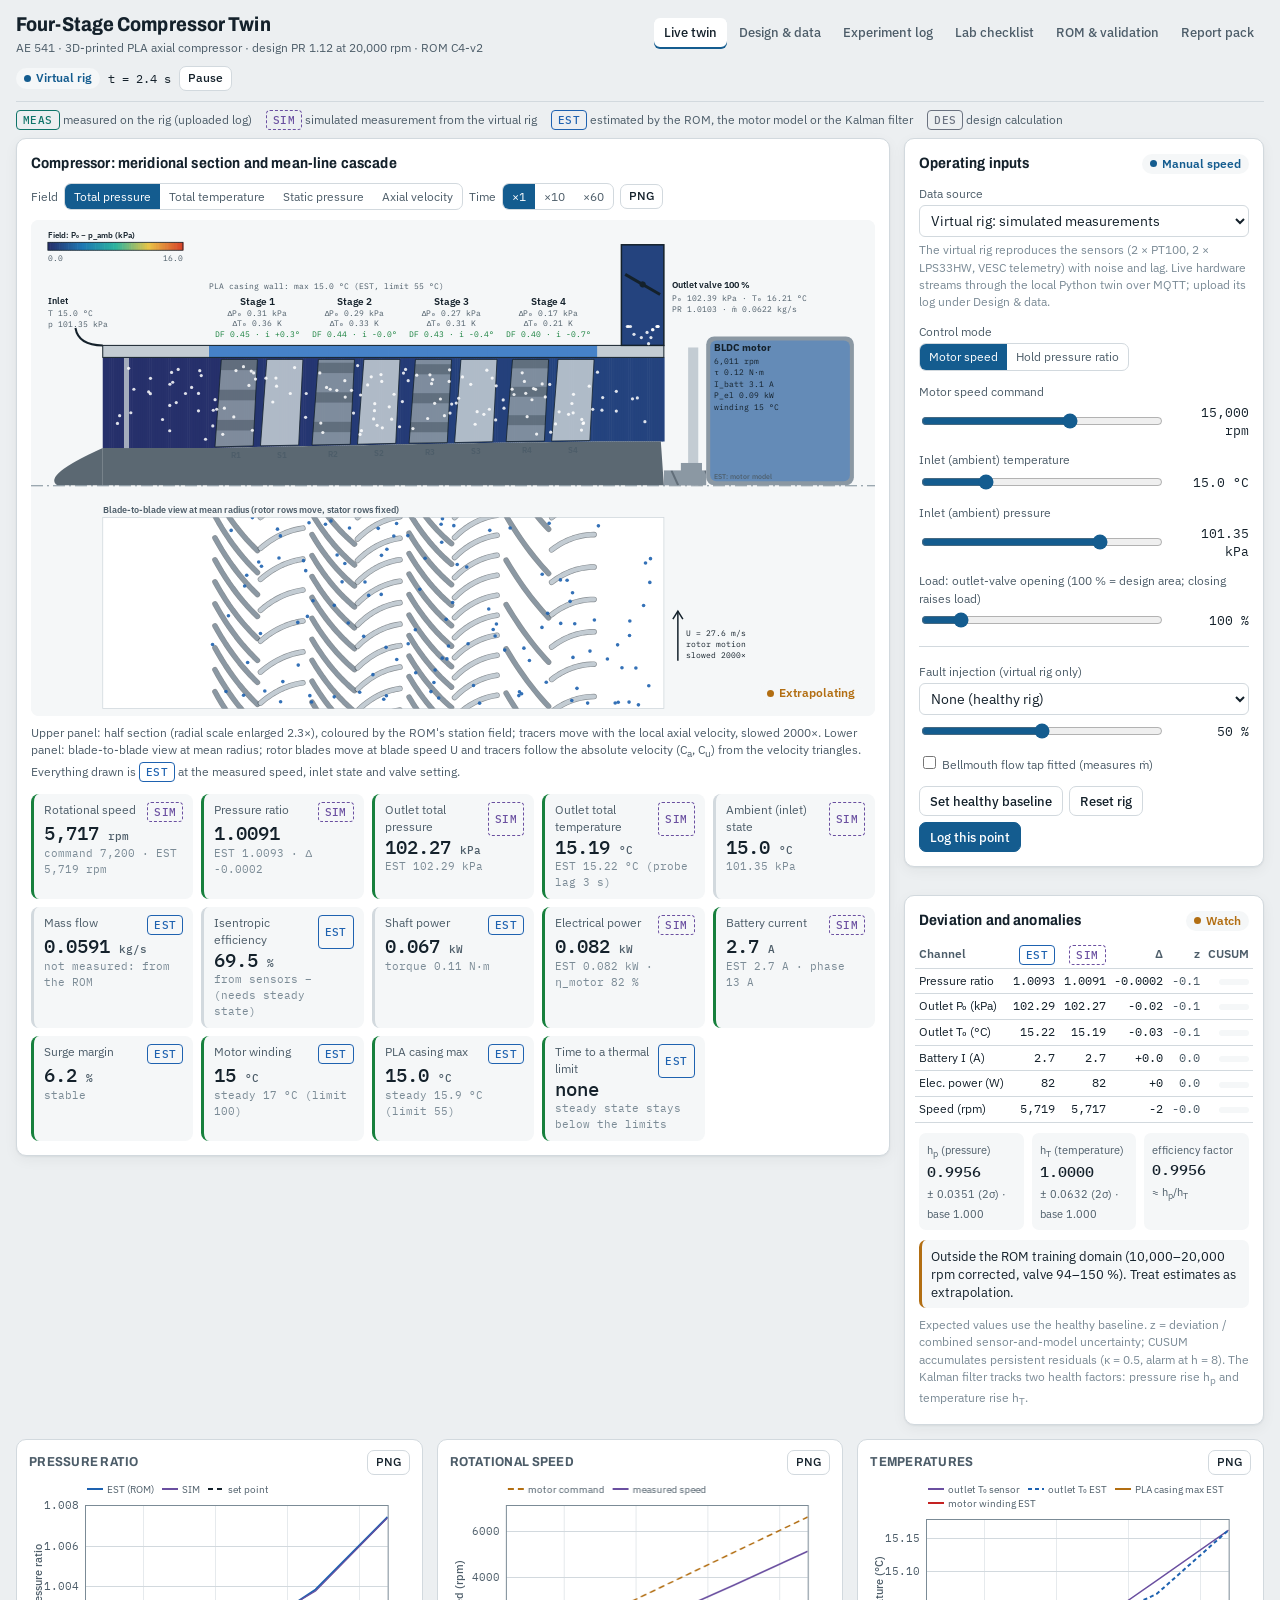
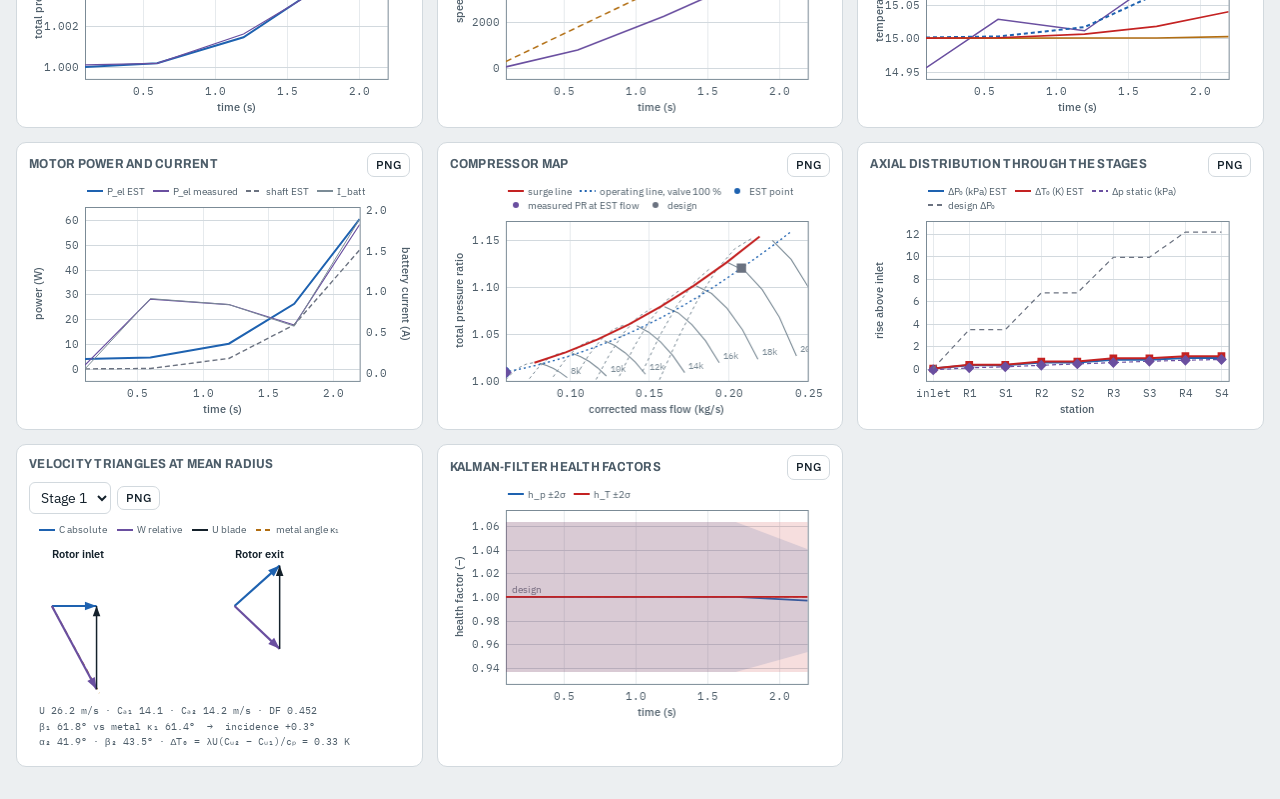
<file: index.html>
<!doctype html><html><head><meta charset=utf8><meta name=viewport content="width=device-width,initial-scale=1,viewport-fit=cover"><style>:root{color-scheme:light;box-sizing:border-box;padding-top:env(safe-area-inset-top,0px);padding-bottom:env(safe-area-inset-bottom,0px)}html{scroll-padding-top:env(safe-area-inset-top,0px)}body{margin:0;padding:0;font:14px -apple-system,BlinkMacSystemFont,sans-serif;background:#fff;color:#000}img{max-width:100%}[hidden]:not([hidden=until-found i]){display:none!important}</style></head><body>
<title>Four-Stage Compressor Twin</title>
<meta name="claude:viewport-fit-sides" content="cover">
<link rel="preconnect" href="https://fonts.googleapis.com"><link rel="preconnect" href="https://fonts.gstatic.com" crossorigin>
<link rel="stylesheet" href="https://fonts.googleapis.com/css2?family=Archivo:wdth,wght@75..125,500..800&family=IBM+Plex+Mono:wght@400;500&family=IBM+Plex+Sans:wght@400;500;600&display=swap">
<style>
/* Layout concept: an instrument console. A full-width cutaway of the machine is the hero; operating inputs and the
   deviation panel sit beside it; charts and records below. Provenance colours mark measured / simulated / estimated / design. */
:root{
  --bg:#ECEFF1; --panel:#FFFFFF; --panel-2:#F5F7F8; --ink:#14212B; --ink-2:#4D5D69; --ink-3:#7B8B96; --line:#D2D9DE;
  --accent:#145C8F; --accent-ink:#FFFFFF; --focus:#145C8F;
  --meas:#0E7469; --sim:#6A4FA0; --est:#1E62B0; --des:#6B7280;
  --ok:#17803D; --warn:#B26E12; --alarm:#C42222;
  --metal:#8B98A3; --metal-2:#C3CCD3; --hub:#5B6872; --shadow:0 1px 2px rgba(20,33,43,.06),0 4px 14px rgba(20,33,43,.05);
  --f-display:"Archivo","Arial Narrow",Arial,sans-serif; --f-body:"IBM Plex Sans",system-ui,-apple-system,"Segoe UI",sans-serif;
  --f-mono:"IBM Plex Mono",ui-monospace,SFMono-Regular,Menlo,Consolas,monospace;
}
@media (prefers-color-scheme: dark){ :root:not([data-theme="light"]){
  --bg:#0D1419; --panel:#141E25; --panel-2:#1A262F; --ink:#E2E9ED; --ink-2:#A3B2BC; --ink-3:#73848F; --line:#26343E;
  --accent:#5AA6E0; --accent-ink:#071019; --focus:#7DBBEA;
  --meas:#35C4B3; --sim:#B49BEB; --est:#6EB2F0; --des:#A0A7B0;
  --ok:#4CC879; --warn:#E9B04A; --alarm:#F07373;
  --metal:#7F8C96; --metal-2:#4A5862; --hub:#33424C; --shadow:none; color-scheme:dark; } }
:root[data-theme="dark"]{
  --bg:#0D1419; --panel:#141E25; --panel-2:#1A262F; --ink:#E2E9ED; --ink-2:#A3B2BC; --ink-3:#73848F; --line:#26343E;
  --accent:#5AA6E0; --accent-ink:#071019; --focus:#7DBBEA;
  --meas:#35C4B3; --sim:#B49BEB; --est:#6EB2F0; --des:#A0A7B0;
  --ok:#4CC879; --warn:#E9B04A; --alarm:#F07373;
  --metal:#7F8C96; --metal-2:#4A5862; --hub:#33424C; --shadow:none; color-scheme:dark; }

*{box-sizing:border-box}
body{background:var(--bg);color:var(--ink);font-family:var(--f-body);font-size:14px;line-height:1.45;
  padding-left:max(16px,env(safe-area-inset-left,0px));padding-right:max(16px,env(safe-area-inset-right,0px));padding-block:0 32px}
body::before{content:"";position:fixed;inset:0 0 auto;height:env(safe-area-inset-top,0px);z-index:10;background:var(--bg)}
h1,h2,h3{font-family:var(--f-display);font-stretch:88%;text-wrap:balance;margin:0}
h1{font-size:20px;font-weight:750;letter-spacing:.005em}
h2{font-size:15px;font-weight:700;letter-spacing:.01em}
h3{font-size:13px;font-weight:700;letter-spacing:.02em;color:var(--ink-2);text-transform:uppercase}
p{margin:0}
a{color:var(--accent)}
button,select,input,textarea{font:inherit;color:inherit}
:focus-visible{outline:2px solid var(--focus);outline-offset:2px}
.mono,.num{font-family:var(--f-mono);font-variant-numeric:tabular-nums}
.muted{color:var(--ink-2)} .faint{color:var(--ink-3)} .small{font-size:12px}

/* top bar */
.topbar{position:sticky;top:env(safe-area-inset-top,0px);z-index:9;background:var(--bg);border-bottom:1px solid var(--line);
  display:flex;flex-wrap:wrap;align-items:center;gap:10px 18px;padding-block:10px}
.brand{display:flex;flex-direction:column;min-width:0}
.brand .sub{font-size:12px;color:var(--ink-2)}
.tabs{display:flex;flex-wrap:wrap;gap:2px;margin-left:auto}
.tabs a{padding:6px 10px;border-radius:6px;text-decoration:none;color:var(--ink-2);font-weight:500;font-size:13px}
.tabs a[aria-current="page"]{background:var(--panel);color:var(--ink);box-shadow:inset 0 -2px 0 var(--accent)}
.tabs a:hover{color:var(--ink)}
.status{display:flex;align-items:center;gap:8px;font-size:12px}

.legend{display:flex;flex-wrap:wrap;gap:6px 14px;align-items:center;padding-block:8px;font-size:12px;color:var(--ink-2)}
.tag{display:inline-flex;align-items:center;gap:4px;font-family:var(--f-mono);font-size:10.5px;font-weight:500;letter-spacing:.04em;
  padding:1px 6px;border-radius:4px;border:1px solid currentColor;line-height:16px;white-space:nowrap}
.tag.meas{color:var(--meas)} .tag.sim{color:var(--sim);border-style:dashed} .tag.est{color:var(--est)} .tag.des{color:var(--des)}
.chip{display:inline-flex;align-items:center;gap:5px;font-size:11.5px;font-weight:600;padding:2px 8px;border-radius:999px;background:var(--panel-2);color:var(--ink-2);white-space:nowrap}
.chip::before{content:"";width:7px;height:7px;border-radius:50%;background:currentColor}
.chip.ok{color:var(--ok)} .chip.warn{color:var(--warn)} .chip.alarm{color:var(--alarm)} .chip.info{color:var(--accent)}

/* cards and grids */
.view{display:none}
.view.on{display:block}
.grid-main{display:grid;grid-template-columns:minmax(0,1fr) 360px;gap:14px;align-items:start}
@media (max-width:1100px){.grid-main{grid-template-columns:minmax(0,1fr)}}
.card{background:var(--panel);border:1px solid var(--line);border-radius:10px;padding:14px;box-shadow:var(--shadow);min-width:0}
.card + .card{margin-top:14px}
.card-h{display:flex;flex-wrap:wrap;align-items:center;justify-content:space-between;gap:8px;margin-bottom:10px}
.card-h .tools{display:flex;flex-wrap:wrap;gap:6px;align-items:center}
.stack{display:flex;flex-direction:column;gap:14px}

/* simulation */
.sim-wrap{position:relative;overflow-x:auto}
@media (max-width:760px){#sim{min-width:760px}}
#sim{width:100%;display:block;border-radius:8px;background:var(--panel-2);aspect-ratio:16/9.4}
.sim-banner{position:absolute;right:12px;bottom:12px;justify-content:flex-end;display:flex;gap:6px;flex-wrap:wrap}
.sim-note{margin-top:8px;font-size:12px;color:var(--ink-2)}
.seg{display:inline-flex;border:1px solid var(--line);border-radius:7px;overflow:hidden}
.seg button{border:0;background:transparent;padding:4px 9px;font-size:12px;color:var(--ink-2);cursor:pointer}
.seg button[aria-pressed="true"]{background:var(--accent);color:var(--accent-ink)}

/* KPI tiles */
.kpis{display:grid;grid-template-columns:repeat(auto-fill,minmax(150px,1fr));gap:8px;margin-top:12px}
.kpi{background:var(--panel-2);border-radius:8px;padding:8px 10px;border-left:3px solid var(--line);min-width:0}
.kpi.ok{border-left-color:var(--ok)} .kpi.warn{border-left-color:var(--warn)} .kpi.alarm{border-left-color:var(--alarm)}
.kpi .k{font-size:11.5px;color:var(--ink-2);display:flex;justify-content:space-between;gap:4px}
.kpi .v{font-family:var(--f-mono);font-size:19px;font-weight:500;font-variant-numeric:tabular-nums;line-height:1.25}
.kpi .v small{font-size:11px;color:var(--ink-2);margin-left:2px}
.kpi .s{font-size:11px;color:var(--ink-3);font-family:var(--f-mono)}

/* controls */
.ctl{display:grid;gap:12px}
.ctl label{display:block;font-size:12px;color:var(--ink-2);margin-bottom:3px}
.row{display:flex;align-items:center;gap:8px}
.row > *{min-width:0}
input[type=range]{width:100%;accent-color:var(--accent)}
.val{font-family:var(--f-mono);font-size:12.5px;min-width:76px;text-align:right}
select,input[type=text],input[type=number],input[type=date],textarea{background:var(--panel);border:1px solid var(--line);border-radius:6px;padding:5px 7px;width:100%}
textarea{min-height:60px;resize:vertical}
.btn{display:inline-flex;align-items:center;gap:6px;border:1px solid var(--line);background:var(--panel);border-radius:7px;padding:5px 10px;font-size:12.5px;font-weight:500;cursor:pointer;color:var(--ink)}
.btn:hover{border-color:var(--ink-3)}
.btn.primary{background:var(--accent);color:var(--accent-ink);border-color:var(--accent)}
.btn.danger{color:var(--alarm)}
.btn[disabled]{opacity:.5;cursor:not-allowed}
.btn.sm{padding:3px 8px;font-size:11.5px}
hr.sep{border:0;border-top:1px solid var(--line);margin:4px 0}
fieldset{border:0;padding:0;margin:0}

/* deviation panel */
.dev-wrap{overflow-x:auto;margin-inline:-4px}
.dev{width:100%;border-collapse:collapse;font-size:11.5px}
.dev th{font-weight:600;text-align:right;color:var(--ink-2);padding:3px 4px;border-bottom:1px solid var(--line);white-space:nowrap}
.dev th:first-child,.dev td:first-child{text-align:left}
.dev td{padding:4px;border-bottom:1px solid var(--line);text-align:right;font-family:var(--f-mono);font-variant-numeric:tabular-nums;white-space:nowrap}
.dev td:first-child{font-family:var(--f-body)}
.cus{display:inline-block;width:30px;height:6px;border-radius:3px;background:var(--panel-2);position:relative;vertical-align:middle;overflow:hidden}
.cus i{position:absolute;inset:0 auto 0 0;background:var(--warn)}
.alarms{display:flex;flex-direction:column;gap:6px;margin-top:10px}
.alarm-item{font-size:12.5px;padding:7px 9px;border-radius:7px;background:var(--panel-2);border-left:3px solid var(--warn)}
.alarm-item.alarm{border-left-color:var(--alarm)} .alarm-item.ok{border-left-color:var(--ok)}
.health{display:grid;grid-template-columns:repeat(3,minmax(0,1fr));gap:8px;margin-top:10px}
.health div{background:var(--panel-2);border-radius:7px;padding:6px 8px}
.health b{display:block;font-family:var(--f-mono);font-size:15px;font-weight:500}
.health span{font-size:11px;color:var(--ink-2)}

/* charts */
.charts{display:grid;grid-template-columns:repeat(auto-fill,minmax(330px,1fr));gap:14px;margin-top:14px}
.chart-card{background:var(--panel);border:1px solid var(--line);border-radius:10px;padding:10px 12px;min-width:0}
.chart-card .card-h{margin-bottom:4px}
.chart-card canvas{width:100%;display:block;aspect-ratio:16/10}

/* tables */
.tbl-wrap{overflow-x:auto;border:1px solid var(--line);border-radius:8px}
table.t{border-collapse:collapse;width:100%;font-size:12.5px}
table.t th{background:var(--panel-2);text-align:left;font-weight:600;color:var(--ink-2);padding:6px 8px;border-bottom:1px solid var(--line);white-space:nowrap}
table.t td{padding:6px 8px;border-bottom:1px solid var(--line);vertical-align:top}
table.t td.n{text-align:right;font-family:var(--f-mono);font-variant-numeric:tabular-nums;white-space:nowrap}
table.t tr:last-child td{border-bottom:0}
.two{display:grid;grid-template-columns:repeat(auto-fit,minmax(min(100%,420px),1fr));gap:14px}
.three{display:grid;grid-template-columns:repeat(auto-fit,minmax(min(100%,260px),1fr));gap:14px}
.form-grid{display:grid;grid-template-columns:repeat(auto-fill,minmax(180px,1fr));gap:10px}
.drop{border:1.5px dashed var(--line);border-radius:10px;padding:18px;text-align:center;color:var(--ink-2);background:var(--panel-2)}
.drop.over{border-color:var(--accent);color:var(--ink)}
.empty{padding:18px;text-align:center;color:var(--ink-2);font-size:13px}
.progress{height:8px;border-radius:4px;background:var(--panel-2);overflow:hidden}
.progress i{display:block;height:100%;background:var(--ok)}
.pill-status{font-size:11.5px;padding:1px 7px;border-radius:999px;background:var(--panel-2)}
.steps{display:grid;gap:10px;counter-reset:s}
.step{display:grid;grid-template-columns:28px 1fr;gap:10px;align-items:start}
.step::before{counter-increment:s;content:counter(s);font-family:var(--f-mono);font-size:12px;width:24px;height:24px;border-radius:50%;
  display:grid;place-items:center;background:var(--panel-2);color:var(--accent);font-weight:600}
.step p{color:var(--ink-2);font-size:13px;max-width:72ch}
.step b{font-weight:600}
.note{font-size:12.5px;color:var(--ink-2);max-width:80ch}
.toast{position:fixed;right:max(16px,env(safe-area-inset-right,0px));bottom:calc(16px + env(safe-area-inset-bottom,0px));background:var(--ink);color:var(--bg);
  padding:8px 12px;border-radius:8px;font-size:13px;opacity:0;transform:translateY(8px);transition:.2s;pointer-events:none;z-index:20}
.toast.on{opacity:1;transform:none}
.modal{position:fixed;inset:0;background:rgba(0,0,0,.45);display:grid;place-items:center;z-index:30;padding:16px}
.modal .box{background:var(--panel);border-radius:10px;padding:14px;width:min(760px,100%);max-height:86vh;overflow:auto}
.modal textarea{min-height:300px;font-family:var(--f-mono);font-size:12px}
@media (prefers-reduced-motion: reduce){ .toast{transition:none} }

</style>
<header class="topbar">
  <div class="brand">
    <h1>Four-Stage Compressor Twin</h1>
    <span class="sub">AE 541 · 3D-printed PLA axial compressor · design PR 1.12 at 20,000 rpm · ROM C4-v2</span>
  </div>
  <nav class="tabs" aria-label="Sections">
    <a href="#twin" data-view="twin">Live twin</a>
    <a href="#compare" data-view="compare">Design &amp; data</a>
    <a href="#log" data-view="log">Experiment log</a>
    <a href="#checklist" data-view="checklist">Lab checklist</a>
    <a href="#rom" data-view="rom">ROM &amp; validation</a>
    <a href="#report" data-view="report">Report pack</a>
  </nav>
  <div class="status">
    <span id="src-chip" class="chip info">Virtual rig</span>
    <span class="mono" id="clock">t = 0.0 s</span>
    <button class="btn sm" id="run-btn" type="button">Pause</button>
  </div>
</header>

<div class="legend" aria-label="Value provenance">
  <span><span class="tag meas">MEAS</span> measured on the rig (uploaded log)</span>
  <span><span class="tag sim">SIM</span> simulated measurement from the virtual rig</span>
  <span><span class="tag est">EST</span> estimated by the ROM, the motor model or the Kalman filter</span>
  <span><span class="tag des">DES</span> design calculation</span>
</div>

<!-- ============================================================== LIVE TWIN -->
<section class="view" id="view-twin">
  <div class="grid-main">
    <div class="stack">
      <div class="card">
        <div class="card-h">
          <h2>Compressor: meridional section and mean-line cascade</h2>
          <div class="tools">
            <span class="small muted">Field</span>
            <div class="seg" id="field-seg" role="group" aria-label="Colour field">
              <button type="button" data-f="P0" aria-pressed="true">Total pressure</button>
              <button type="button" data-f="T0" aria-pressed="false">Total temperature</button>
              <button type="button" data-f="p" aria-pressed="false">Static pressure</button>
              <button type="button" data-f="Ca" aria-pressed="false">Axial velocity</button>
            </div>
            <span class="small muted">Time</span>
            <div class="seg" id="speed-seg" role="group" aria-label="Simulation speed">
              <button type="button" data-s="1" aria-pressed="true">×1</button>
              <button type="button" data-s="10" aria-pressed="false">×10</button>
              <button type="button" data-s="60" aria-pressed="false">×60</button>
            </div>
            <button class="btn sm" type="button" data-export-fig="sim">PNG</button>
          </div>
        </div>
        <div class="sim-wrap">
          <canvas id="sim" aria-label="Animated compressor simulation"></canvas>
          <div class="sim-banner" id="sim-banner"></div>
        </div>
        <p class="sim-note">Upper panel: half section (radial scale enlarged 2.3×), coloured by the ROM's station field; tracers move with the local axial velocity, slowed 2000×. Lower panel: blade-to-blade view at mean radius; rotor blades move at blade speed U and tracers follow the absolute velocity (C<sub>a</sub>, C<sub>u</sub>) from the velocity triangles. Everything drawn is <span class="tag est">EST</span> at the measured speed, inlet state and valve setting.</p>
        <div class="kpis" id="kpis"></div>
      </div>
    </div>

    <div class="stack">
      <div class="card">
        <div class="card-h"><h2>Operating inputs</h2><span class="chip info" id="mode-chip">Manual speed</span></div>
        <div class="ctl">
          <div>
            <label for="src">Data source</label>
            <select id="src">
              <option value="rig">Virtual rig: simulated measurements</option>
              <option value="replay">Replay an uploaded dataset</option>
            </select>
            <p class="small faint" id="src-note" style="margin-top:4px">The virtual rig reproduces the sensors (2 × PT100, 2 × LPS33HW, VESC telemetry) with noise and lag. Live hardware streams through the local Python twin over MQTT; upload its log under Design &amp; data.</p>
          </div>
          <div>
            <label>Control mode</label>
            <div class="seg" id="mode-seg" role="group" aria-label="Control mode">
              <button type="button" data-m="manual" aria-pressed="true">Motor speed</button>
              <button type="button" data-m="auto" aria-pressed="false">Hold pressure ratio</button>
            </div>
          </div>
          <div id="ctl-manual">
            <label for="in-n">Motor speed command</label>
            <div class="row"><input type="range" id="in-n" min="0" max="24000" step="100" value="15000"><span class="val" id="v-n">15,000 rpm</span></div>
          </div>
          <div id="ctl-auto" hidden>
            <label for="in-pr">Pressure-ratio set point</label>
            <div class="row"><input type="range" id="in-pr" min="1.010" max="1.150" step="0.001" value="1.100"><span class="val" id="v-pr">1.100</span></div>
          </div>
          <div>
            <label for="in-ta">Inlet (ambient) temperature</label>
            <div class="row"><input type="range" id="in-ta" min="5" max="45" step="0.5" value="15"><span class="val" id="v-ta">15.0 °C</span></div>
          </div>
          <div>
            <label for="in-pa">Inlet (ambient) pressure</label>
            <div class="row"><input type="range" id="in-pa" min="90" max="105" step="0.05" value="101.325"><span class="val" id="v-pa">101.33 kPa</span></div>
          </div>
          <div>
            <label for="in-phi">Load: outlet-valve opening (100 % = design area; closing raises load)</label>
            <div class="row"><input type="range" id="in-phi" min="0.90" max="1.60" step="0.01" value="1.00"><span class="val" id="v-phi">100 %</span></div>
          </div>
          <hr class="sep">
          <div>
            <label for="fault">Fault injection (virtual rig only)</label>
            <select id="fault">
              <option value="none">None (healthy rig)</option>
              <option value="erosion">Blade erosion or tip-clearance growth</option>
              <option value="blockage">Inlet blockage (mesh over bellmouth)</option>
              <option value="pbias">Outlet pressure-sensor offset</option>
              <option value="rtd">Outlet RTD drift</option>
              <option value="sag">Motor speed sag (supply drop)</option>
              <option value="bearing">Bearing friction rise</option>
            </select>
            <div class="row" style="margin-top:6px"><input type="range" id="in-sev" min="0" max="1" step="0.05" value="0.5" aria-label="Fault severity"><span class="val" id="v-sev">50 %</span></div>
          </div>
          <div class="row" style="flex-wrap:wrap">
            <label class="row small" style="margin:0;color:var(--ink-2)"><input type="checkbox" id="bellmouth"> Bellmouth flow tap fitted (measures ṁ)</label>
          </div>
          <div class="row" style="flex-wrap:wrap;gap:6px">
            <button class="btn" type="button" id="btn-baseline">Set healthy baseline</button>
            <button class="btn" type="button" id="btn-reset">Reset rig</button>
            <button class="btn primary" type="button" id="btn-logpt">Log this point</button>
          </div>
        </div>
      </div>

      <div class="card">
        <div class="card-h"><h2>Deviation and anomalies</h2><span class="chip ok" id="anom-chip">Nominal</span></div>
        <div class="dev-wrap"><table class="dev" id="dev-table" aria-label="Measured versus expected">
          <thead><tr><th>Channel</th><th><span class="tag est">EST</span></th><th id="dev-src-h"><span class="tag sim">SIM</span></th><th>Δ</th><th>z</th><th>CUSUM</th></tr></thead>
          <tbody></tbody>
        </table></div>
        <div class="health" id="health"></div>
        <div class="alarms" id="alarms"></div>
        <p class="small faint" style="margin-top:8px">Expected values use the healthy baseline. z = deviation / combined sensor-and-model uncertainty; CUSUM accumulates persistent residuals (κ = 0.5, alarm at h = 8). The Kalman filter tracks two health factors: pressure rise h<sub>p</sub> and temperature rise h<sub>T</sub>.</p>
      </div>
    </div>
  </div>

  <div class="charts" id="live-charts">
    <div class="chart-card"><div class="card-h"><h3>Pressure ratio</h3><button class="btn sm" type="button" data-export-fig="c-pr">PNG</button></div><canvas id="c-pr"></canvas></div>
    <div class="chart-card"><div class="card-h"><h3>Rotational speed</h3><button class="btn sm" type="button" data-export-fig="c-n">PNG</button></div><canvas id="c-n"></canvas></div>
    <div class="chart-card"><div class="card-h"><h3>Temperatures</h3><button class="btn sm" type="button" data-export-fig="c-t">PNG</button></div><canvas id="c-t"></canvas></div>
    <div class="chart-card"><div class="card-h"><h3>Motor power and current</h3><button class="btn sm" type="button" data-export-fig="c-p">PNG</button></div><canvas id="c-p"></canvas></div>
    <div class="chart-card"><div class="card-h"><h3>Compressor map</h3><button class="btn sm" type="button" data-export-fig="c-map">PNG</button></div><canvas id="c-map"></canvas></div>
    <div class="chart-card"><div class="card-h"><h3>Axial distribution through the stages</h3><button class="btn sm" type="button" data-export-fig="c-ax">PNG</button></div><canvas id="c-ax"></canvas></div>
    <div class="chart-card"><div class="card-h"><h3>Velocity triangles at mean radius</h3>
      <div class="tools"><select id="tri-stage" aria-label="Stage" style="width:auto"><option value="0">Stage 1</option><option value="1">Stage 2</option><option value="2">Stage 3</option><option value="3">Stage 4</option></select>
      <button class="btn sm" type="button" data-export-fig="c-tri">PNG</button></div></div><canvas id="c-tri"></canvas></div>
    <div class="chart-card"><div class="card-h"><h3>Kalman-filter health factors</h3><button class="btn sm" type="button" data-export-fig="c-kf">PNG</button></div><canvas id="c-kf"></canvas></div>
  </div>
</section>

<!-- ============================================================== DESIGN & DATA -->
<section class="view" id="view-compare">
  <div class="two">
    <div class="card">
      <div class="card-h"><h2>Design reference</h2>
        <div class="tools"><button class="btn sm" type="button" id="design-upload-btn">Upload JSON or CSV</button><input type="file" id="design-file" accept=".json,.csv,.txt" hidden>
        <button class="btn sm primary" type="button" id="design-save">Save</button></div></div>
      <p class="note" style="margin-bottom:10px">Values from the design calculation (inlet 15 °C, 101.325 kPa). Edit them if the design changes. The ROM itself is trained for this geometry; editing these values changes the design column used in comparisons, not the ROM.</p>
      <div class="form-grid" id="design-form"></div>
      <p class="small faint" id="design-status" style="margin-top:8px"></p>
    </div>
    <div class="card">
      <div class="card-h"><h2>Current operating point</h2><div class="tools"><button class="btn sm" type="button" data-export-tbl="op">Export table</button></div></div>
      <div class="tbl-wrap"><table class="t" id="op-table"></table></div>
      <p class="small faint" style="margin-top:8px">The design column applies at the design point (20,000 rpm, valve 100 %, 15 °C). The expected column is the ROM at the current speed, valve and inlet state.</p>
    </div>
  </div>

  <div class="card" style="margin-top:14px">
    <div class="card-h"><h2>Sensor data</h2>
      <div class="tools">
        <button class="btn sm" type="button" id="tpl-btn">CSV template</button>
        <button class="btn sm" type="button" id="example-btn">Generate example log (simulated)</button>
      </div></div>
    <div class="drop" id="drop">
      <p><b>Drop a CSV log here</b> or <button class="btn sm" type="button" id="pick-btn">choose a file</button><input type="file" id="csv-file" accept=".csv,.txt" hidden></p>
      <p class="small" style="margin-top:6px">Columns recognised: time_s, rpm, T_amb_C, P_amb_kPa, T_out_C, P_out_kPa (total) or p_out_static_kPa, I_batt_A, V_batt_V, mdot_kg_s, valve_pct. Header names are matched loosely.</p>
      <div class="row" style="justify-content:center;margin-top:8px;gap:12px;flex-wrap:wrap">
        <label class="row small" style="margin:0"><input type="radio" name="kind" value="measured" checked> Measured on the rig</label>
        <label class="row small" style="margin:0"><input type="radio" name="kind" value="simulated"> Simulated or synthetic</label>
      </div>
    </div>
    <div class="row" style="margin-top:12px;flex-wrap:wrap;gap:8px">
      <label for="ds-select" class="small muted" style="margin:0">Dataset</label>
      <select id="ds-select" style="width:auto;min-width:240px"></select>
      <button class="btn sm" type="button" id="ds-replay">Replay in live twin</button>
      <button class="btn sm danger" type="button" id="ds-delete">Delete dataset</button>
      <span class="small faint" id="ds-info"></span>
    </div>
    <div class="charts" id="ds-charts">
      <div class="chart-card"><div class="card-h"><h3>Pressure ratio: measured vs expected</h3><button class="btn sm" type="button" data-export-fig="d-pr">PNG</button></div><canvas id="d-pr"></canvas></div>
      <div class="chart-card"><div class="card-h"><h3>Outlet temperature: measured vs expected</h3><button class="btn sm" type="button" data-export-fig="d-t">PNG</button></div><canvas id="d-t"></canvas></div>
      <div class="chart-card"><div class="card-h"><h3>Parity: pressure ratio</h3><button class="btn sm" type="button" data-export-fig="d-par">PNG</button></div><canvas id="d-par"></canvas></div>
      <div class="chart-card"><div class="card-h"><h3>Battery current: measured vs expected</h3><button class="btn sm" type="button" data-export-fig="d-i">PNG</button></div><canvas id="d-i"></canvas></div>
    </div>
    <div class="card-h" style="margin-top:14px"><h2>Agreement metrics</h2><button class="btn sm" type="button" data-export-tbl="dsm">Export table</button></div>
    <div class="tbl-wrap"><table class="t" id="dsm-table"></table></div>
  </div>
</section>

<!-- ============================================================== LOG -->
<section class="view" id="view-log">
  <div class="card">
    <div class="card-h"><h2>Experiment log</h2>
      <div class="tools"><button class="btn sm" type="button" data-export-tbl="log">Export table</button></div></div>
    <form id="log-form" class="form-grid" autocomplete="off">
      <div><label for="lg-test">Test ID</label><input type="text" id="lg-test" placeholder="e.g. T-012"></div>
      <div><label for="lg-op">Operator</label><input type="text" id="lg-op" placeholder="Name"></div>
      <div><label for="lg-n">Speed (rpm)</label><input type="number" id="lg-n" step="10"></div>
      <div><label for="lg-phi">Valve opening (%)</label><input type="number" id="lg-phi" step="1"></div>
      <div><label for="lg-ta">T_amb (°C)</label><input type="number" id="lg-ta" step="0.1"></div>
      <div><label for="lg-pa">P_amb (kPa)</label><input type="number" id="lg-pa" step="0.01"></div>
      <div><label for="lg-pr">PR measured</label><input type="number" id="lg-pr" step="0.0001"></div>
      <div><label for="lg-to">T_out measured (°C)</label><input type="number" id="lg-to" step="0.01"></div>
      <div><label for="lg-i">I_batt measured (A)</label><input type="number" id="lg-i" step="0.1"></div>
      <div><label for="lg-src">Source</label><select id="lg-src"><option value="measured">Measured on rig</option><option value="simulated">Virtual rig (simulated)</option></select></div>
      <div style="grid-column:1/-1"><label for="lg-notes">Notes</label><textarea id="lg-notes" placeholder="Set-up, observations, anomalies"></textarea></div>
      <div class="row" style="grid-column:1/-1;gap:8px;flex-wrap:wrap">
        <button class="btn" type="button" id="lg-fill">Fill from live twin</button>
        <button class="btn primary" type="submit">Add entry</button>
        <span class="small faint" id="lg-status"></span>
      </div>
    </form>
    <div class="tbl-wrap" style="margin-top:14px"><table class="t" id="log-table"></table></div>
  </div>
</section>

<!-- ============================================================== CHECKLIST -->
<section class="view" id="view-checklist">
  <div class="card">
    <div class="card-h"><h2>Lab components</h2>
      <div class="tools"><span class="small muted" id="ck-sum"></span><button class="btn sm" type="button" data-export-tbl="ck">Export table</button></div></div>
    <div class="progress" aria-hidden="true"><i id="ck-bar" style="width:0%"></i></div>
    <div class="tbl-wrap" style="margin-top:12px"><table class="t" id="ck-table"></table></div>
    <form id="ck-form" class="form-grid" style="margin-top:14px" autocomplete="off">
      <div><label for="ck-item">Component</label><input type="text" id="ck-item" required></div>
      <div><label for="ck-spec">Specification</label><input type="text" id="ck-spec"></div>
      <div><label for="ck-qty">Qty</label><input type="number" id="ck-qty" min="1" value="1"></div>
      <div><label for="ck-cost">Unit cost (USD)</label><input type="number" id="ck-cost" step="0.01"></div>
      <div><label for="ck-cat">Category</label><select id="ck-cat"><option>Drive</option><option>Sensing</option><option>Electronics</option><option>Mechanical</option><option>Safety</option><option>Calibration</option></select></div>
      <div class="row" style="align-self:end"><button class="btn primary" type="submit">Add component</button></div>
    </form>
  </div>
</section>

<!-- ============================================================== ROM -->
<section class="view" id="view-rom">
  <div class="two">
    <div class="card">
      <div class="card-h"><h2>How the ROM is built</h2></div>
      <div class="steps" id="rom-steps"></div>
    </div>
    <div class="card">
      <div class="card-h"><h2>Held-out test (15 Latin-hypercube points)</h2><button class="btn sm" type="button" data-export-tbl="romv">Export table</button></div>
      <div class="tbl-wrap"><table class="t" id="romv-table"></table></div>
      <p class="note" style="margin-top:10px" id="rom-note"></p>
    </div>
  </div>
  <div class="charts">
    <div class="chart-card"><div class="card-h"><h3>POD spectrum</h3><button class="btn sm" type="button" data-export-fig="r-sv">PNG</button></div><canvas id="r-sv"></canvas></div>
    <div class="chart-card"><div class="card-h"><h3>Model order: basis vs ROM error</h3><button class="btn sm" type="button" data-export-fig="r-sw">PNG</button></div><canvas id="r-sw"></canvas></div>
    <div class="chart-card"><div class="card-h"><h3>POD modes (total-pressure group)</h3><button class="btn sm" type="button" data-export-fig="r-md">PNG</button></div><canvas id="r-md"></canvas></div>
    <div class="chart-card"><div class="card-h"><h3>Parity on test points: pressure ratio</h3><button class="btn sm" type="button" data-export-fig="r-par">PNG</button></div><canvas id="r-par"></canvas></div>
    <div class="chart-card"><div class="card-h"><h3>Design of experiments</h3><button class="btn sm" type="button" data-export-fig="r-doe">PNG</button></div><canvas id="r-doe"></canvas></div>
    <div class="chart-card"><div class="card-h"><h3>Casing thermal ROM: held-out run</h3><button class="btn sm" type="button" data-export-fig="r-th">PNG</button></div><canvas id="r-th"></canvas></div>
  </div>
  <div class="card" style="margin-top:14px">
    <div class="card-h"><h2>Related work</h2></div>
    <p class="note"><b>Y. Su and X. Chen, “Real-time simulation and abnormal condition recognition of series compressor system based on digital twin,” <i>Digital Engineering</i>, vol. 7, 100059, 2025.</b> doi:10.1016/j.dte.2025.100059. <a href="https://doi.org/10.1016/j.dte.2025.100059" target="_blank" rel="noopener">Open the paper</a></p>
    <p class="note" style="margin-top:8px">Like this project, they build a compressor twin on a physics model (lumped mass, momentum and energy conservation) and set its boundary conditions from sensors at 8 Hz. They validate it on a real rig (1.88 % and 0.67 % pressure error, 3.72 % flow error) and detect surge from pressure and flow signals. This twin adds the course methods they do not use: POD of the stage field, a Kalman filter that keeps health factors in sync with the rig, CUSUM drift detection and a return path to the motor.</p>
  </div>
</section>

<!-- ============================================================== REPORT -->
<section class="view" id="view-report">
  <div class="card">
    <div class="card-h"><h2>Report-ready tables</h2></div>
    <p class="note" style="margin-bottom:10px">Each table exports as CSV or Markdown, or copies as a LaTeX tabular (booktabs). Provenance tags are kept in the column headers.</p>
    <div class="tbl-wrap"><table class="t" id="rep-tables"></table></div>
  </div>
  <div class="card">
    <div class="card-h"><h2>Figures</h2></div>
    <p class="note" style="margin-bottom:10px">Figures export as 1800 × 1125 px PNG on a white background with print colours, whatever theme you are viewing in.</p>
    <div class="tbl-wrap"><table class="t" id="rep-figs"></table></div>
  </div>
</section>

<div class="toast" id="toast" role="status" aria-live="polite"></div>

<script type="application/json" id="rom-data">{"meta":{"name":"C4-ROM v2 (POD + parametric surrogate + OpInf thermal)","created":"2026-11-19","fom":"mean-line stage-stacking off-design model (offdesign.py)","train_domain":{"N":[10000.0,20000.0],"phi":[0.94,1.5]},"doe":"Latin hypercube, 60 points, seed 2026; 45 train / 15 test","inputs":"x = N/sqrt(T_amb/288.15)/20000, phi = valve area / design area","reference":{"T":288.15,"P":101325.0,"a01":340.26265,"N_D":20000.0,"cp":1004.5,"gamma":1.4,"R":287.0}},"groups":[{"key":"Pi","label":"total-pressure rise  (P0/P01-1)/x^2","n":9},{"key":"Th","label":"total-temperature rise (T0/T01-1)/x^2","n":9},{"key":"Ps","label":"static pressure (p/P01-1)/x^2","n":9},{"key":"Ma","label":"axial Mach number (Ca/a01)/x","n":9},{"key":"ir","label":"rotor incidence (deg)","n":4},{"key":"DF","label":"rotor diffusion factor","n":4}],"stations":["inlet","R1 exit","S1 exit","R2 exit","S2 exit","R3 exit","S3 exit","R4 exit","S4 exit"],"mean":[0.0,0.029315046,0.027862555,0.05445053,0.053082786,0.077688603,0.076032227,0.090282229,0.088015197,0.0,0.01268752,0.01268752,0.024321701,0.024321701,0.035203716,0.035203716,0.04201839,0.04201839,-0.017117072,0.0017093369,0.0098489467,0.023045046,0.034528871,0.045949216,0.056946854,0.064395162,0.068890349,0.1565471,0.1575471,0.15835905,0.15913572,0.16011606,0.16084473,0.16186444,0.16258948,0.16339605,-1.5406053,-2.0632625,-2.3715479,-2.6763772,0.4028793,0.39345489,0.38377909,0.33234141],"scale":[0.0099381951,0.0099381951,0.0099381951,0.0099381951,0.0099381951,0.0099381951,0.0099381951,0.0099381951,0.0099381951,0.00162741,0.00162741,0.00162741,0.00162741,0.00162741,0.00162741,0.00162741,0.00162741,0.00162741,0.01073824,0.01073824,0.01073824,0.01073824,0.01073824,0.01073824,0.01073824,0.01073824,0.01073824,0.0065331898,0.0065331898,0.0065331898,0.0065331898,0.0065331898,0.0065331898,0.0065331898,0.0065331898,0.0065331898,1.1078734,1.1078734,1.1078734,1.1078734,0.032359047,0.032359047,0.032359047,0.032359047],"r":4,"V":[[0.0,-0.040507904,-0.056128671,-0.1006172,-0.11494215,-0.16201565,-0.17878183,-0.23192197,-0.25417849,0.0,-0.055220523,-0.055220523,-0.11218715,-0.11218715,-0.16970219,-0.16970219,-0.24105988,-0.24105988,-0.017427429,-0.041694298,-0.070752402,-0.096827243,-0.12622735,-0.15338377,-0.18640296,-0.21954449,-0.25682924,0.133007,0.13688108,0.1413478,0.14522898,0.1498075,0.15377626,0.15883905,0.16338102,0.16894359,-0.12529558,-0.14971539,-0.15770019,-0.16623897,-0.11905086,-0.12974147,-0.13601977,-0.20300215],[-0.0,0.058586335,0.075834613,0.067879401,0.071206338,-0.0078591674,-0.020375345,-0.14078262,-0.17421642,0.0,0.10116629,0.10116629,0.14443784,0.14443784,0.11842646,0.11842646,0.01691747,0.01691747,0.043189795,0.071282044,0.10164175,0.097184051,0.084969471,0.04283229,-0.01177397,-0.085491676,-0.16100694,-0.37732181,-0.25077182,-0.1757727,-0.098787867,0.013330079,0.078666309,0.1901191,0.23712953,0.28880566,0.3581898,0.18861081,-0.012005493,-0.19748113,0.19594607,0.079488919,-0.076743825,-0.29806686],[-0.0,-0.0087535241,-0.10248868,-0.10556389,-0.18266964,-0.17227874,-0.2537648,-0.22014696,-0.32053272,0.0,0.025859558,0.025859558,0.062398623,0.062398623,0.11175942,0.11175942,0.18397206,0.18397206,-0.000658788,-0.021693359,-0.092872594,-0.11616571,-0.16460107,-0.18400584,-0.22829139,-0.23288518,-0.28974281,-0.029876074,-0.06410088,-0.076574441,-0.095525556,-0.11898073,-0.13358129,-0.15536608,-0.16604571,-0.16876689,0.049332555,0.10594128,0.15424037,0.19627933,0.088938977,0.11939498,0.15667794,0.26289527],[0.0,-0.067006626,-0.23457557,-0.2686695,-0.25432747,-0.21681238,-0.022482699,-0.047610189,0.34185153,-1.2621774e-29,0.040899917,0.040899917,0.046103991,0.046103991,0.070313005,0.070313005,0.043170375,0.043170375,-0.0057906304,-0.06731782,-0.20555132,-0.21611731,-0.20903985,-0.127421,0.013449386,0.091046018,0.31986298,0.13175084,-0.10138304,-0.017552505,-0.012485212,-0.11825299,-0.055476448,-0.12628594,0.086705581,0.35453264,-0.04066359,0.042495407,0.086474124,0.03001594,0.21369418,0.028125328,-0.01897628,-0.31392479]],"sigma":[44.387189,2.380578,2.0214701,0.14989347,0.037008546,0.0087540964,0.0035177351,0.0032594577,0.00090143045,0.0008265434,0.00018610638,0.00010333083,8.6415832e-05,4.0894132e-05,3.3019119e-05,9.5847911e-06,3.9911963e-06,1.9346269e-06,8.3981212e-07,4.4348469e-07,1.445029e-07,7.8108793e-08,4.4552979e-08,2.0988279e-08,1.7137424e-08,5.314181e-09,3.2477251e-09,1.0806072e-09,6.815562e-10,3.5129535e-10,1.4995456e-10,1.0813796e-10,7.9731325e-11,3.0262291e-11,5.8851863e-13,5.2403741e-13,3.1849453e-13,1.9307364e-13,3.2052056e-15,3.2052056e-15,3.2052056e-15,3.2052056e-15,3.2052056e-15,3.2491453e-16],"energy":[0.9950619,0.9979241,0.99998791,0.99999926,0.99999995,0.99999999,0.99999999,1.0,1.0,1.0,1.0,1.0,1.0,1.0,1.0,1.0,1.0,1.0,1.0,1.0,1.0,1.0,1.0,1.0,1.0,1.0,1.0,1.0,1.0,1.0,1.0,1.0,1.0,1.0,1.0,1.0,1.0,1.0,1.0,1.0,1.0,1.0,1.0,1.0],"norm":{"x":[0.75,0.25],"phi":[1.22,0.28]},"amp":[{"degree":5,"exps":[[0,0],[0,1],[0,2],[0,3],[0,4],[0,5],[1,0],[1,1],[1,2],[1,3],[1,4],[2,0],[2,1],[2,2],[2,3],[3,0],[3,1],[3,2],[4,0],[4,1],[5,0]],"coef":[-0.23202014,11.583443,-3.3337524,0.76591411,-0.18553388,0.056088006,-0.44126448,0.42975128,-0.18062175,0.070269802,-0.031396644,-0.066905312,0.06197226,-0.052767097,0.026775332,0.015887507,0.016215218,-0.012240055,-0.013130577,0.024008561,-0.019368176]},{"degree":6,"exps":[[0,0],[0,1],[0,2],[0,3],[0,4],[0,5],[0,6],[1,0],[1,1],[1,2],[1,3],[1,4],[1,5],[2,0],[2,1],[2,2],[2,3],[2,4],[3,0],[3,1],[3,2],[3,3],[4,0],[4,1],[4,2],[5,0],[5,1],[6,0]],"coef":[-0.079385341,0.070205854,0.27696602,-0.17479096,0.089781058,-0.082455393,0.039656937,-0.61925493,0.25966768,-0.010936593,-0.02967634,0.059394308,-0.034867105,-0.11133918,0.06634005,-0.026005106,-0.032670179,0.032821562,-0.01426358,0.023530382,0.0079163122,-0.01029333,-0.013803312,-0.017344926,0.023026878,0.01175915,-0.023231496,0.012116379]},{"degree":6,"exps":[[0,0],[0,1],[0,2],[0,3],[0,4],[0,5],[0,6],[1,0],[1,1],[1,2],[1,3],[1,4],[1,5],[2,0],[2,1],[2,2],[2,3],[2,4],[3,0],[3,1],[3,2],[3,3],[4,0],[4,1],[4,2],[5,0],[5,1],[6,0]],"coef":[-0.33017935,0.32414524,0.83023997,-0.53389564,0.27759317,-0.34134087,0.19200388,0.067600557,-0.029625071,-0.048497264,-0.010699903,0.092689613,-0.048457034,0.033188289,0.064510062,-0.11249677,-0.075323861,0.10988374,-0.030209898,0.066884754,0.010268368,-0.012040375,-0.046389608,-0.055630624,0.076070468,0.03735887,-0.069509598,0.04069062]},{"degree":5,"exps":[[0,0],[0,1],[0,2],[0,3],[0,4],[0,5],[1,0],[1,1],[1,2],[1,3],[1,4],[2,0],[2,1],[2,2],[2,3],[3,0],[3,1],[3,2],[4,0],[4,1],[5,0]],"coef":[-0.0032314598,0.0029414704,-0.0018128626,-0.0053603504,0.032216253,-0.024992684,0.017381695,0.059406122,-0.036410944,0.014678943,-0.0055338952,-0.0036534813,0.016508048,-0.0034885828,-0.0044411426,-0.0047226723,-0.0017321694,0.00040710764,0.0025887827,-0.004743533,0.0034914304]}],"scalars":{"mx":{"degree":6,"exps":[[0,0],[0,1],[0,2],[0,3],[0,4],[0,5],[0,6],[1,0],[1,1],[1,2],[1,3],[1,4],[1,5],[2,0],[2,1],[2,2],[2,3],[2,4],[3,0],[3,1],[3,2],[3,3],[4,0],[4,1],[4,2],[5,0],[5,1],[6,0]],"coef":[0.22280024,0.013788324,-0.0052818461,0.0016540063,-0.00052793288,0.00053157148,-0.00029757951,0.00054725642,-0.00043775203,-5.7269288e-05,0.00011940607,-0.0002355887,0.00012625665,4.7582121e-05,-0.0002042474,0.00018216616,0.00016734847,-0.00020692886,5.755689e-05,-0.000133956,-2.7005842e-05,3.6035003e-05,8.7223891e-05,0.00010822239,-0.00014816993,-7.2817987e-05,0.0001384618,-7.6967376e-05]},"SM":{"degree":5,"exps":[[0,0],[0,1],[0,2],[0,3],[0,4],[0,5],[1,0],[1,1],[1,2],[1,3],[1,4],[2,0],[2,1],[2,2],[2,3],[3,0],[3,1],[3,2],[4,0],[4,1],[5,0]],"coef":[0.15265193,0.090037345,-0.02853447,0.0081656216,-0.003767787,0.0017035551,0.0052028859,0.010373195,-0.0016721326,0.00040028919,-0.0003770067,0.00086611236,0.001409057,-0.00047040002,0.00040847097,0.00046358748,0.00023201723,-6.8499595e-05,-0.0004535862,0.00044472207,-0.00063546059]}},"sweep":[{"r":1,"energy":0.9950619,"proj_err":0.092646457,"rom_err":0.09269714,"PR_max":0.003938356,"Tout_max":0.1206813},{"r":2,"energy":0.9979241,"proj_err":0.075196356,"rom_err":0.075292931,"PR_max":0.0038386553,"Tout_max":0.12022447},{"r":3,"energy":0.99998791,"proj_err":0.0056126255,"rom_err":0.011135363,"PR_max":0.00042716822,"Tout_max":0.027833117},{"r":4,"energy":0.99999926,"proj_err":0.0025311321,"rom_err":0.010058204,"PR_max":0.00042971217,"Tout_max":0.027817958},{"r":5,"energy":0.99999995,"proj_err":0.00077200331,"rom_err":0.0098681563,"PR_max":0.00043189174,"Tout_max":0.027828914},{"r":6,"energy":0.99999999,"proj_err":0.00073957324,"rom_err":0.0098663811,"PR_max":0.00043214423,"Tout_max":0.027839022},{"r":7,"energy":0.99999999,"proj_err":0.00051206205,"rom_err":0.0098663416,"PR_max":0.00043212829,"Tout_max":0.027838661},{"r":8,"energy":1.0,"proj_err":0.00029594359,"rom_err":0.0098663144,"PR_max":0.00043214065,"Tout_max":0.027837043}],"metrics":{"train":{"PR":{"R2":0.99999987,"RMSE":8.0301937e-06,"MAE":6.2452104e-06,"max_abs":1.9771052e-05},"T_out_K":{"R2":1.0,"RMSE":0.00017724412,"MAE":0.00011076981,"max_abs":0.00060748214},"P_out_kPa":{"R2":0.99999987,"RMSE":0.00081365937,"MAE":0.00063279595,"max_abs":0.0020033018},"mdot_kg_s":{"R2":1.0,"RMSE":1.8949483e-06,"MAE":1.4082057e-06,"max_abs":6.4089357e-06},"eta":{"R2":0.99999848,"RMSE":8.9685831e-05,"MAE":7.4568018e-05,"max_abs":0.00024614815},"power_air_W":{"R2":1.0,"RMSE":0.023628665,"MAE":0.013911988,"max_abs":0.10390373},"SM":{"R2":0.99999976,"RMSE":2.5790307e-05,"MAE":2.0485252e-05,"max_abs":6.6261778e-05}},"test":{"PR":{"R2":0.99997822,"RMSE":0.00011420014,"MAE":4.4992015e-05,"max_abs":0.00042971217},"T_out_K":{"R2":0.9999932,"RMSE":0.0073865483,"MAE":0.0029031852,"max_abs":0.027817958},"P_out_kPa":{"R2":0.99997822,"RMSE":0.01157133,"MAE":0.0045588159,"max_abs":0.043540586},"mdot_kg_s":{"R2":0.9999876,"RMSE":0.00011511213,"MAE":4.6790147e-05,"max_abs":0.00042853989},"eta":{"R2":0.99936924,"RMSE":0.0013475439,"MAE":0.00057611773,"max_abs":0.0050074212},"power_air_W":{"R2":0.99999998,"RMSE":0.10033033,"MAE":0.054197226,"max_abs":0.34173116},"SM":{"R2":0.99985023,"RMSE":0.00066479176,"MAE":0.00030865586,"max_abs":0.002294301},"field_rel_err":0.010058204,"field_proj_err":0.0025311321,"PR_GP":{"R2":0.99749309,"RMSE":0.0012251133,"MAE":0.00082641915,"max_abs":0.0039502142},"T_out_K_GP":{"R2":0.99984826,"RMSE":0.0348866,"MAE":0.023354955,"max_abs":0.11184478}},"stress":{"PR":{"R2":0.99848725,"RMSE":0.0025630747,"MAE":0.0015239899,"max_abs":0.0054959766},"T_out_K":{"R2":0.99984406,"RMSE":0.091635198,"MAE":0.049589199,"max_abs":0.20164759},"P_out_kPa":{"R2":0.99848725,"RMSE":0.25970354,"MAE":0.15441827,"max_abs":0.55687982},"mdot_kg_s":{"R2":0.99997035,"RMSE":0.00042431981,"MAE":0.0003033066,"max_abs":0.00085516557},"eta":{"R2":0.99393747,"RMSE":0.0075067494,"MAE":0.0065552161,"max_abs":0.013387069},"power_air_W":{"R2":0.9997559,"RMSE":30.903339,"MAE":16.557219,"max_abs":67.608133},"SM":{"R2":0.99746011,"RMSE":0.0034689247,"MAE":0.0026620516,"max_abs":0.0069825107},"field_rel_err":0.079503985}},"observability":{"rank":2,"r":4,"sing":[0.56165973,0.30529588],"rank_with_midtaps_and_bellmouth":4,"cond_with_midtaps_and_bellmouth":3.0360568},"timing":{"fom_s":0.29031696,"rom_python_us":214.29796},"thermal":{"info":{"nodes":40,"r":2,"energy":[0.99997323,0.99999987,1.0,1.0,1.0,1.0],"op_diff_data_vs_physics":0.00013465309,"test_max_err_K":0.015001271,"test_proj_max_err_K":0.015539412,"test_rel_err":0.00024505384,"tau_s":110.98629,"eig_max":0.99098269},"x":[0.0,0.0032820513,0.0065641026,0.0098461538,0.013128205,0.016410256,0.019692308,0.022974359,0.02625641,0.029538462,0.032820513,0.036102564,0.039384615,0.042666667,0.045948718,0.049230769,0.052512821,0.055794872,0.059076923,0.062358974,0.065641026,0.068923077,0.072205128,0.075487179,0.078769231,0.082051282,0.085333333,0.088615385,0.091897436,0.095179487,0.098461538,0.10174359,0.10502564,0.10830769,0.11158974,0.11487179,0.11815385,0.1214359,0.12471795,0.128],"f":[0.0,0.033918947,0.12075145,0.20758395,0.29102456,0.29102456,0.29102456,0.29102456,0.29102456,0.29102456,0.29102456,0.34287392,0.42380949,0.50474507,0.56228521,0.56228521,0.56228521,0.56228521,0.56228521,0.56228521,0.56228521,0.63073078,0.70758194,0.78443311,0.81985669,0.81985669,0.81985669,0.81985669,0.81985669,0.81985669,0.82741515,0.8811642,0.93491326,0.98866231,1.0,1.0,1.0,1.0,1.0,1.0],"V":[[-0.0077951462,-0.013932866,-0.029492399,-0.046942939,-0.061693202,-0.066226346,-0.067633345,-0.06814727,-0.06858099,-0.069618988,-0.072907176,-0.08359896,-0.099410525,-0.11537336,-0.12675174,-0.13024954,-0.13134579,-0.13177924,-0.13223433,-0.1334303,-0.13726448,-0.14973602,-0.16526058,-0.17990669,-0.18839098,-0.19099861,-0.19182372,-0.19217461,-0.1926051,-0.19379616,-0.19762801,-0.2073228,-0.21833676,-0.22816069,-0.23245104,-0.23376233,-0.23416196,-0.23428394,-0.23432052,-0.23432857],[-0.45837905,-0.35621073,-0.10628048,0.10892726,0.29540189,0.15649422,0.054939693,-0.00068440427,-0.049682081,-0.13079498,-0.25232557,-0.18931977,-0.017402712,0.15506403,0.24035034,0.11652683,0.032683773,-0.015655216,-0.065563684,-0.1537256,-0.27748523,-0.14262401,0.022438359,0.18440983,0.19043804,0.081497,0.013942041,-0.025580792,-0.068127808,-0.13778316,-0.19911629,-0.083757015,0.032259562,0.14697213,0.10064661,0.032227002,-0.0031044822,-0.017261009,-0.022154879,-0.023300061]],"Ar":[[0.99943391,0.00012687598],[0.00014832526,0.99673417]],"Nr":[[-0.008458104,7.5252057e-08],[-3.9180968e-07,-0.0084786473]],"br":[-0.03615313,0.00062724079],"dt":1.0,"params":{"k":0.13,"rho":1240.0,"c":1800.0,"t":0.006,"Di":0.101,"Do":0.113,"h_g":120.0,"h_o":7.0},"m_design":0.20823563},"geometry":{"stages":[{"stage":1,"rm":0.043821243,"lam":0.98,"beta2_deg":43.543723,"alpha3_deg":8.0,"alpha1_deg":0.0,"kappa1_rotor_deg":61.419028,"kappa1_stator_deg":41.514097,"rh":[0.0375,0.037668204,0.037784972],"A":[0.003436117,0.003396396,0.0033687169],"Z_rotor":38,"Z_stator":27,"chord_rotor":0.014,"chord_stator":0.014},{"stage":2,"rm":0.043956991,"lam":0.93,"beta2_deg":39.828155,"alpha3_deg":8.0,"alpha1_deg":8.0,"kappa1_rotor_deg":59.545134,"kappa1_stator_deg":45.207364,"rh":[0.037784972,0.037896246,0.038042991],"A":[0.0033687169,0.0033422604,0.0033072515],"Z_rotor":40,"Z_stator":39,"chord_rotor":0.014,"chord_stator":0.014},{"stage":3,"rm":0.044080532,"lam":0.88,"beta2_deg":39.982948,"alpha3_deg":8.0,"alpha1_deg":8.0,"kappa1_rotor_deg":59.621135,"kappa1_stator_deg":45.22396,"rh":[0.038042991,0.038137336,0.038279137],"A":[0.0033072515,0.0032846721,0.00325063],"Z_rotor":41,"Z_stator":42,"chord_rotor":0.014,"chord_stator":0.014},{"stage":4,"rm":0.044180288,"lam":0.83,"beta2_deg":46.894077,"alpha3_deg":0.0,"alpha1_deg":8.0,"kappa1_rotor_deg":59.682253,"kappa1_stator_deg":38.033146,"rh":[0.038279137,0.038357332,0.038442014],"A":[0.00325063,0.0032318036,0.0032113723],"Z_rotor":19,"Z_stator":26,"chord_rotor":0.014,"chord_stator":0.014}],"r_tip":0.0505,"module_pitch":0.032},"design":{"N":20000.0,"PR":1.12,"T_out":301.76707,"P_out":113484.0,"m":0.20823563,"eta":0.6963972,"power_air":2848.3182,"SM":0.052734731,"dT0_stage":[3.9629006,3.693774,3.5073678,2.4530233]},"points":{"train":{"N":[17609.0,11094.0,14223.0,12073.0,17399.0,12294.0,12750.0,11739.0,14704.0,13922.0,15629.0,11396.0,17140.0,13259.0,15737.0,10986.0,11570.0,15120.0,19079.0,18581.0,19666.0,13557.0,16918.0,18706.0,10672.0,13419.0,14395.0,15422.0,16080.0,16343.0,14889.0,10367.0,19742.0,15956.0,11274.0,12364.0,10017.0,13128.0,12847.0,19263.0,17804.0,19384.0,16519.0,18045.0,18378.0],"phi":[1.244,1.194,1.4039,1.361,1.4122,0.9909,1.0138,1.4281,1.0211,1.217,1.2819,1.0341,1.2621,1.0894,1.1254,1.1134,1.2353,1.1677,1.3824,1.1899,1.4366,1.3234,1.3599,0.9995,1.4855,1.4517,1.0712,1.3756,1.0607,1.4681,1.4226,1.3933,1.0876,1.4968,1.3352,1.1792,1.0644,1.2539,1.4567,1.3218,1.2033,0.9744,1.1405,1.3444,1.4732],"PR":[1.068454,1.028048,1.036356,1.027338,1.05455,1.043774,1.04604,1.023895,1.061334,1.043445,1.051009,1.035749,1.063288,1.045779,1.062549,1.030262,1.029085,1.054692,1.068462,1.081893,1.068405,1.036215,1.054749,1.104103,1.018457,1.030548,1.055426,1.04438,1.070647,1.044921,1.039079,1.019321,1.105527,1.041385,1.024508,1.035629,1.026544,1.036834,1.027792,1.075143,1.073634,1.115137,1.067959,1.063778,1.056926],"T_out":[297.4713,291.90098,293.9262,292.35632,296.78809,293.25581,293.56626,292.05739,295.34126,294.01687,295.38487,292.41895,296.92072,293.7718,295.95417,291.95684,292.16848,295.21506,298.63071,298.76032,299.13004,293.51575,296.43251,300.03211,291.33588,293.22971,294.84752,294.99648,296.5737,295.66359,294.45145,291.2229,300.73754,295.26454,291.84381,292.84057,291.38996,293.29473,292.79958,299.02924,297.83014,301.1597,296.69714,297.62244,297.64788],"m":[0.197423,0.122621,0.163532,0.137888,0.200396,0.126766,0.132928,0.135354,0.153981,0.154905,0.176342,0.119757,0.192804,0.142386,0.171197,0.118752,0.129123,0.166357,0.218974,0.205999,0.227274,0.153965,0.19344,0.194526,0.123918,0.155224,0.15372,0.176665,0.171253,0.189474,0.171635,0.118937,0.212854,0.185568,0.128208,0.136235,0.106441,0.147172,0.148688,0.219155,0.197902,0.198986,0.180581,0.205924,0.21323],"eta":[0.590378,0.609538,0.511588,0.529933,0.510086,0.695074,0.68861,0.499228,0.687309,0.600426,0.570173,0.68081,0.581105,0.659726,0.645609,0.647519,0.58979,0.625251,0.52513,0.617671,0.500837,0.548619,0.533888,0.695978,0.47385,0.489799,0.668238,0.525413,0.673711,0.484517,0.503598,0.51412,0.66565,0.471988,0.541536,0.617566,0.668206,0.581835,0.487292,0.554008,0.610443,0.700482,0.639304,0.542137,0.483726],"SM":[0.163641,0.140976,0.199556,0.18614,0.209089,0.055339,0.067623,0.199247,0.070321,0.15066,0.172204,0.078462,0.1687,0.103394,0.118816,0.112809,0.153821,0.134903,0.206321,0.145769,0.221175,0.179882,0.195435,0.054252,0.207308,0.207308,0.095242,0.195872,0.089826,0.21803,0.204989,0.190046,0.1018,0.222392,0.179088,0.137081,0.092628,0.160853,0.206932,0.190304,0.14998,0.036619,0.125246,0.193963,0.225263]},"test":{"N":[12573.0,16801.0,10560.0,15324.0,10227.0,14092.0,17849.0,19998.0,13682.0,18231.0,18891.0,11953.0,16329.0,17298.0,14620.0],"phi":[1.3008,1.0244,0.9584,0.9839,1.268,1.1348,1.0443,1.1594,0.9624,1.1024,1.2917,1.1458,1.2223,0.9476,1.3077],"PR":[1.031881,1.080731,1.033076,1.069552,1.021762,1.049186,1.089656,1.099355,1.056096,1.087545,1.074823,1.034602,1.060051,1.092398,1.043089],"T_out":[292.79492,297.55134,291.99613,296.15643,291.25235,294.36977,298.65519,300.62583,294.61519,298.77667,298.71263,292.59451,296.22096,298.69249,294.42417],"m":[0.142187,0.176449,0.106848,0.157736,0.114857,0.153566,0.189148,0.22026,0.138991,0.197282,0.213823,0.130513,0.182121,0.17421,0.165653],"eta":[0.558745,0.687475,0.699805,0.698103,0.573064,0.639932,0.681218,0.63362,0.700461,0.65804,0.568244,0.633185,0.599848,0.698925,0.556911],"SM":[0.172717,0.070632,0.036568,0.048536,0.161384,0.122041,0.080626,0.134527,0.036359,0.109193,0.18066,0.125241,0.154917,0.019765,0.177644]},"test_rom":{"PR":[1.0318799,1.0807403,1.033076,1.0695395,1.0217642,1.0491894,1.0896953,1.0992781,1.0561439,1.0875679,1.0748032,1.0346052,1.0600506,1.0928273,1.0430949],"T_out":[292.79482,297.55069,291.99325,296.15652,291.25221,294.36991,298.65308,300.62835,294.61059,298.77475,298.71274,292.59452,296.22123,298.66468,294.42399],"m":[0.14218733,0.1764599,0.10690755,0.15773586,0.11485912,0.15356386,0.1891829,0.22022599,0.13908141,0.197311,0.21382163,0.13051126,0.18211919,0.17463823,0.16565701],"eta":[0.55874607,0.68760273,0.70032691,0.69796794,0.57315797,0.63995939,0.68164418,0.63301921,0.70155031,0.65832425,0.56809175,0.63324437,0.59982809,0.70393234,0.55700471],"SM":[0.17274918,0.070686268,0.037445989,0.048578015,0.16142047,0.12201493,0.080780893,0.13437136,0.03706956,0.10936724,0.18066118,0.12524977,0.1548628,0.022059031,0.17764995]},"stress":{"N":[6000.0,8000.0,22000.0,24000.0,15000.0],"phi":[1.2,1.0,1.2,1.0,1.6],"PR":[1.008034,1.018068,1.115825,1.178044,1.032526],"T_out":[289.24196,290.28991,303.02693,307.97483,294.307],"m":[0.066305,0.082685,0.245023,0.250557,0.176194]},"stress_rom":{"PR":[1.0081177,1.0181721,1.114245,1.172548,1.0321696],"T_out":[289.24384,290.29419,302.99111,307.77318,294.31132],"m":[0.066387044,0.082739994,0.24465655,0.2497017,0.17603709]}},"thermal_test":{"t":[0,20,40,60,80,100,120,140,160,180,200,220,240,260,280,300,320,340,360,380,400,420,440,460,480,500,520,540,560,580,600,620,640,660,680,700,720,740,760,780,800,820,840,860,880,900,920,940,960,980,1000,1020,1040,1060,1080,1100,1120,1140,1160,1180,1200,1220,1240,1260,1280,1300,1320,1340,1360,1380,1400,1420,1440,1460,1480,1500,1520,1540,1560,1580,1600,1620,1640,1660,1680,1700,1720,1740,1760,1780,1800,1820,1840,1860,1880,1900,1920,1940,1960,1980,2000,2020,2040,2060,2080,2100,2120,2140,2160,2180,2200,2220,2240,2260,2280,2300,2320,2340,2360,2380,2400],"fom_max":[0.0,2.1139329,3.8778394,5.3496772,6.577807,7.6025822,8.4576741,9.1711786,9.7665396,10.263319,10.677839,11.02372,11.312327,11.553144,11.754082,11.921745,12.061643,12.178372,12.275769,12.357036,12.424843,12.481419,12.528624,12.568009,12.600871,12.628288,12.651164,12.670249,12.686173,12.699458,12.710542,12.913603,13.085075,13.229873,13.352144,13.455395,13.542582,13.616206,13.678376,13.730874,13.775204,13.812637,13.844246,13.870937,13.893475,13.912506,13.928576,13.942145,13.953602,13.963277,13.971445,13.978343,13.984167,13.989084,13.993236,13.996741,13.999701,14.002201,14.004311,14.006092,14.007596,13.065907,12.227567,11.481233,10.816806,10.225296,9.6987007,9.2298952,8.8125369,8.4409798,8.1101973,7.815715,7.5535495,7.3201548,7.1123738,6.9273962,6.76272,6.6161179,6.4856067,6.369421,6.2659891,6.1739116,6.0919426,6.018973,5.9540153,5.8961903,5.8447153,5.7988932,5.7581037,5.7217944,5.6894735,7.5188262,9.0245749,10.263965,11.284114,12.123805,12.814961,13.383856,13.852118,14.237548,14.554798,14.815928,15.030864,15.207779,15.353397,15.473255,15.571909,15.653109,15.719944,15.774954,15.820231,15.857497,15.888169,15.913414,15.934191,15.951292,15.965366,15.97695,15.986483,15.994329,16.000787],"rom_max":[0.0,2.1164317,3.8809508,5.3521258,6.5791245,7.6033866,8.4578469,9.1711969,9.7665499,10.263364,10.677908,11.023803,11.312416,11.55323,11.754162,11.921816,12.061701,12.178418,12.275802,12.357056,12.424851,12.481416,12.528611,12.567988,12.600843,12.628255,12.651126,12.670208,12.686129,12.699412,12.710495,12.913551,13.085024,13.229825,13.352101,13.455355,13.542547,13.616174,13.678346,13.730845,13.775175,13.812608,13.844217,13.870907,13.893444,13.912474,13.928543,13.942111,13.953568,13.963242,13.97141,13.978307,13.984131,13.989048,13.9932,13.996706,13.999666,14.002165,14.004276,14.006058,14.007562,13.066031,12.227763,11.481441,10.816989,10.225431,9.6987774,9.2299109,8.8124948,8.4408867,8.1100623,7.8155481,7.5533607,7.3199535,7.1121687,6.9271949,6.7625288,6.6159417,6.4854494,6.3692853,6.2658768,6.1738235,6.0918789,6.0189333,5.9539987,5.8961955,5.8447406,5.7989371,5.7581643,5.7218698,5.6895619,7.5187053,9.0243763,10.263765,11.283952,12.123697,12.81491,13.383856,13.852158,14.237618,14.554887,14.816027,15.030966,15.207877,15.353487,15.473334,15.571975,15.653162,15.719983,15.77498,15.820245,15.8575,15.888162,15.913398,15.934168,15.951263,15.965332,15.976911,15.986441,15.994284,16.000739],"u1":[1.0,1.0,1.0,1.0,1.0,1.0,1.0,1.0,1.0,1.0,1.0,1.0,1.0,1.0,1.0,1.0,1.0,1.0,1.0,1.0,1.0,1.0,1.0,1.0,1.0,1.0,1.0,1.0,1.0,1.0,0.93,0.93,0.93,0.93,0.93,0.93,0.93,0.93,0.93,0.93,0.93,0.93,0.93,0.93,0.93,0.93,0.93,0.93,0.93,0.93,0.93,0.93,0.93,0.93,0.93,0.93,0.93,0.93,0.93,0.93,0.62,0.62,0.62,0.62,0.62,0.62,0.62,0.62,0.62,0.62,0.62,0.62,0.62,0.62,0.62,0.62,0.62,0.62,0.62,0.62,0.62,0.62,0.62,0.62,0.62,0.62,0.62,0.62,0.62,0.62,1.08,1.08,1.08,1.08,1.08,1.08,1.08,1.08,1.08,1.08,1.08,1.08,1.08,1.08,1.08,1.08,1.08,1.08,1.08,1.08,1.08,1.08,1.08,1.08,1.08,1.08,1.08,1.08,1.08,1.08,1.08],"dT":[13.6,13.6,13.6,13.6,13.6,13.6,13.6,13.6,13.6,13.6,13.6,13.6,13.6,13.6,13.6,13.6,13.6,13.6,13.6,13.6,13.6,13.6,13.6,13.6,13.6,13.6,13.6,13.6,13.6,13.6,15.0,15.0,15.0,15.0,15.0,15.0,15.0,15.0,15.0,15.0,15.0,15.0,15.0,15.0,15.0,15.0,15.0,15.0,15.0,15.0,15.0,15.0,15.0,15.0,15.0,15.0,15.0,15.0,15.0,15.0,6.0,6.0,6.0,6.0,6.0,6.0,6.0,6.0,6.0,6.0,6.0,6.0,6.0,6.0,6.0,6.0,6.0,6.0,6.0,6.0,6.0,6.0,6.0,6.0,6.0,6.0,6.0,6.0,6.0,6.0,17.0,17.0,17.0,17.0,17.0,17.0,17.0,17.0,17.0,17.0,17.0,17.0,17.0,17.0,17.0,17.0,17.0,17.0,17.0,17.0,17.0,17.0,17.0,17.0,17.0,17.0,17.0,17.0,17.0,17.0,17.0]}}</script>
<script type="application/json" id="map-data">{"lines":[{"N":8000,"m":[0.05985,0.06415,0.06846,0.07276,0.07706,0.08137,0.08567,0.08998,0.09428,0.09859],"PR":[1.00117,1.00872,1.01427,1.0178,1.01928,1.01864,1.01635,1.01307,1.00881,1.00352],"s":[0,0,0,0,0,1,1,1,1,1]},{"N":10000,"m":[0.07481,0.08019,0.08557,0.09095,0.09633,0.10171,0.10709,0.11247,0.11785,0.12323],"PR":[1.00237,1.01377,1.02229,1.02782,1.03023,1.02936,1.02579,1.0206,1.01379,1.00524],"s":[0,0,0,0,0,1,1,1,1,1]},{"N":12000,"m":[0.08977,0.09623,0.10268,0.10914,0.1156,0.12205,0.12851,0.13497,0.14142,0.14788],"PR":[1.00429,1.02008,1.03208,1.04006,1.04373,1.04268,1.03755,1.02997,1.01989,1.00706],"s":[0,0,0,0,0,1,1,1,1,1]},{"N":14000,"m":[0.10473,0.11226,0.1198,0.12733,0.13486,0.1424,0.14993,0.15746,0.165,0.17253],"PR":[1.00714,1.02772,1.04365,1.05452,1.0598,1.05874,1.05179,1.0413,1.02712,1.00878],"s":[0,0,0,0,0,1,1,1,1,1]},{"N":16000,"m":[0.11682,0.12543,0.13404,0.14265,0.15126,0.15987,0.16848,0.17709,0.1857,0.19431],"PR":[1.0015,1.02878,1.05086,1.06715,1.07686,1.07892,1.07225,1.05991,1.04252,1.0193],"s":[0,0,0,0,0,1,1,1,1,1]},{"N":18000,"m":[0.13142,0.14111,0.1508,0.16048,0.17017,0.17985,0.18954,0.19922,0.20891,0.2186],"PR":[1.00502,1.03759,1.06447,1.08482,1.09749,1.10086,1.09293,1.07711,1.05433,1.02314],"s":[0,0,0,0,0,1,1,1,1,1]},{"N":20000,"m":[0.14603,0.15679,0.16755,0.17831,0.18907,0.19984,0.2106,0.22136,0.23212,0.24288],"PR":[1.01006,1.04788,1.0797,1.10444,1.12054,1.12573,1.11676,1.097,1.06776,1.02656],"s":[0,0,0,0,0,1,1,1,1,1]},{"N":22000,"m":[0.15668,0.16852,0.18036,0.1922,0.20404,0.21587,0.22771,0.23955,0.25139,0.26323],"PR":[1.00129,1.04603,1.08502,1.11708,1.14047,1.15262,1.14939,1.12912,1.09683,1.04923],"s":[0,0,0,0,0,0,1,1,1,1]}],"surge":{"N":[8000,10000,12000,14000,16000,18000,20000,22000],"m":[0.07792,0.09762,0.11746,0.13747,0.15768,0.17814,0.1988,0.21973],"PR":[1.01932,1.03033,1.04393,1.06019,1.07919,1.10103,1.12579,1.15352]}}</script>
<script>
'use strict';
/* =====================================================================================================
   core.js: ROM evaluation, motor model, thermal ROM, virtual rig, Kalman filter, CUSUM, controller.
   All physics constants and ROM operators come from rom_pod.json, built offline by build_pod_rom.py.
   ===================================================================================================== */
const ROM = JSON.parse(document.getElementById('rom-data').textContent);
const MAP = JSON.parse(document.getElementById('map-data').textContent);
const REF = ROM.meta.reference, NS = 9, EXP = REF.gamma/(REF.gamma - 1), CP = REF.cp, ETA_MECH = 0.97;
const GEO = ROM.geometry.stages;
const DESIGN_DEFAULT = {
  stages: 4, N_rpm: 20000, PR: 1.12, mdot_kg_s: 0.2082, T_in_C: 15.0, P_in_kPa: 101.325,
  T_out_C: +(ROM.design.T_out - 273.15).toFixed(2), P_out_kPa: +(ROM.design.P_out/1e3).toFixed(2), dT0_K: 13.62,
  eta_overall: +ROM.design.eta.toFixed(4), eta_stage: 0.70, P_air_kW: +(ROM.design.power_air/1e3).toFixed(3),
  P_shaft_kW: +(ROM.design.power_air/ETA_MECH/1e3).toFixed(3), torque_Nm: 1.40, Ca_m_s: 50, hub_in_mm: 75, tip_mm: 100,
  hub_out_mm: 76.88, rotor_blades: '38, 40, 41, 19', stator_vanes: '27, 39, 42, 26', surge_margin: +ROM.design.SM.toFixed(3)
};
// Motor, battery and thermal parameters: ASSUMED values (Hobbywing 5687SL 1100 kV class, 8S LiPo). Calibrate on the rig.
const MOTOR = {kv: 1100, R: 0.006, Pfe0: 45, esc: 0.97, Voc: 30.8, Rint: 0.020, Cw: 120, Cc: 280, Gwc: 12, Gca: 9, Tlim: 100, Pmax: 4200};
MOTOR.Kt = 60/(2*Math.PI*MOTOR.kv);
const PLA_LIMIT = 55, T_LAG = 3.0, TAU_N = 0.6, DT = 0.1;
// combined sensor + model standard uncertainties used for z-scores (1 sigma)
const SIG = {PR: 0.0015, Pout: 0.15, Tout: 0.25, I: 1.5, Pe: 45, m: 0.002, N: 30};

const clamp = (v, a, b) => Math.min(Math.max(v, a), b);
const lerp = (a, b, t) => a + (b - a)*t;
let _seed = 20261119;
function rnd(){ _seed = (_seed*1664525 + 1013904223) >>> 0; return _seed/4294967296; }
function gauss(){ let u = 0, v = 0; while (u === 0) u = rnd(); v = rnd(); return Math.sqrt(-2*Math.log(u))*Math.cos(2*Math.PI*v); }

/* ------------------------------------------------------------------ parametric POD ROM */
function polyEval(m, u, v){
  let s = 0; const e = m.exps, c = m.coef;
  for (let k = 0; k < c.length; k++) s += c[k]*Math.pow(u, e[k][0])*Math.pow(v, e[k][1]);
  return s;
}
function romPredict(N, phi, TaK = REF.T, PaPa = REF.P){
  N = Math.max(N, 0);
  const th = Math.sqrt(TaK/REF.T), dl = PaPa/REF.P, x = N/th/REF.N_D;
  const xe = clamp(x, 0.5, 1.0);                       // similarity: shape outside the trained speed band taken at the band edge
  const u = (xe - ROM.norm.x[0])/ROM.norm.x[1], v = (phi - ROM.norm.phi[0])/ROM.norm.phi[1];
  const a = ROM.amp.map(m => polyEval(m, u, v));
  const nF = ROM.mean.length, F = new Float64Array(nF);
  for (let i = 0; i < nF; i++){ let q = 0; for (let j = 0; j < ROM.r; j++) q += ROM.V[j][i]*a[j]; F[i] = q*ROM.scale[i] + ROM.mean[i]; }
  const x2 = x*x, a0 = Math.sqrt(REF.gamma*REF.R*TaK);
  const P0 = [], T0 = [], p = [], Ca = [];
  for (let k = 0; k < NS; k++){ P0.push(PaPa*(1 + x2*F[k])); T0.push(TaK*(1 + x2*F[NS + k])); p.push(PaPa*(1 + x2*F[2*NS + k])); Ca.push(F[3*NS + k]*x*a0); }
  const ir = Array.from(F.slice(4*NS, 4*NS + 4)), DF = Array.from(F.slice(4*NS + 4, 4*NS + 8));
  const PR = P0[NS - 1]/PaPa, TR = T0[NS - 1]/TaK;
  const m = Math.max(polyEval(ROM.scalars.mx, u, v), 0)*x*dl/th;
  const SM = polyEval(ROM.scalars.SM, u, v);
  const eta = TR > 1 + 1e-6 ? (Math.pow(PR, 1/EXP) - 1)/(TR - 1) : NaN;
  const Pair = m*CP*(T0[NS - 1] - TaK), omega = N*2*Math.PI/60;
  const Pshaft = Pair/ETA_MECH;
  return {x, phi, N, TaK, PaPa, P0, T0, p, Ca, ir, DF, PR, TR, Pout: P0[NS - 1], Tout: T0[NS - 1], m, SM, eta, Pair, Pshaft,
          torque: omega > 1 ? Pshaft/omega : 0, a, extrap: x < 0.495 || x > 1.005 || phi < 0.935 || phi > 1.505};
}
// inverse ROM: speed that gives a target pressure ratio at this valve setting and inlet state (PR rises monotonically with N)
function romSpeedForPR(PRt, phi, TaK, PaPa, hp = 1){
  if (PRt <= 1.0001) return 0;
  const target = 1 + (PRt - 1)/hp;
  let lo = 0, hi = 26000;
  if (romPredict(hi, phi, TaK, PaPa).PR < target) return hi;
  for (let k = 0; k < 40; k++){ const mid = 0.5*(lo + hi); if (romPredict(mid, phi, TaK, PaPa).PR > target) hi = mid; else lo = mid; }
  return 0.5*(lo + hi);
}

/* ------------------------------------------------------------------ motor + battery (coupled discipline model) */
function motorModel(N, Pshaft, extraLoss = 0){
  const w = N*2*Math.PI/60, tq = w > 1 ? Pshaft/w : 0;
  const Iq = tq/MOTOR.Kt, Pcu = 1.5*MOTOR.R*Iq*Iq;
  const Pfe = MOTOR.Pfe0*Math.pow(Math.max(N, 0)/20000, 1.5) + extraLoss;
  const Pm = Pshaft + Pcu + Pfe, Pe = Pm/MOTOR.esc + (N > 50 ? 4 : 0);
  const disc = MOTOR.Voc*MOTOR.Voc - 4*MOTOR.Rint*Pe;
  const Ib = disc > 0 ? (MOTOR.Voc - Math.sqrt(disc))/(2*MOTOR.Rint) : MOTOR.Voc/(2*MOTOR.Rint);
  return {tq, Iq, Pcu, Pfe, Ploss: Pcu + Pfe, Pe, Ib, Vb: MOTOR.Voc - MOTOR.Rint*Ib, eta_m: Pe > 0 ? Pshaft/Pe : 0};
}
function motorThermalStep(st, Ploss, TaC, dt){
  const dTw = (Ploss - MOTOR.Gwc*(st.Tw - st.Tc))/MOTOR.Cw, dTc = (MOTOR.Gwc*(st.Tw - st.Tc) - MOTOR.Gca*(st.Tc - TaC))/MOTOR.Cc;
  st.Tw += dt*dTw; st.Tc += dt*dTc;
}
function motorTimeToLimit(st, Ploss, TaC){
  const steady = TaC + Ploss*(1/MOTOR.Gca + 1/MOTOR.Gwc);
  if (steady < MOTOR.Tlim) return {steady, t: Infinity};
  const s = {Tw: st.Tw, Tc: st.Tc};
  for (let t = 0; t < 7200; t += 1){ if (s.Tw >= MOTOR.Tlim) return {steady, t}; motorThermalStep(s, Ploss, TaC, 1); }
  return {steady, t: Infinity};
}

/* ------------------------------------------------------------------ PLA casing thermal ROM (operator inference) */
const TH = ROM.thermal, RT = TH.V.length;
function thermalStep(a, u1, u2){
  const o = new Array(RT).fill(0);
  for (let i = 0; i < RT; i++){ let s = 0; for (let j = 0; j < RT; j++) s += (TH.Ar[i][j] + u1*TH.Nr[i][j])*a[j]; o[i] = s + u2*TH.br[i]; }
  return o;
}
function casingField(a){ return TH.x.map((_, i) => { let s = 0; for (let j = 0; j < RT; j++) s += TH.V[j][i]*a[j]; return s; }); }
function thermalInputs(est){
  const u1 = Math.pow(Math.max(est.m, 0)/TH.m_design, 0.8);
  return [u1, u1*Math.max(est.Tout - est.TaK, 0)];
}
function casingTimeToLimit(a, u1, u2, TaC){
  // steady state: a* = (I - Ar - u1 Nr)^-1 br u2 (2x2 or rxr solved by Gauss elimination)
  const M = [], b = [];
  for (let i = 0; i < RT; i++){ M.push([]); for (let j = 0; j < RT; j++) M[i].push((i === j ? 1 : 0) - TH.Ar[i][j] - u1*TH.Nr[i][j]); b.push(TH.br[i]*u2); }
  const as = solve(M, b), steady = TaC + Math.max(...casingField(as));
  if (steady < PLA_LIMIT) return {steady, t: Infinity};
  let s = a.slice();
  for (let t = 0; t < 7200; t++){ if (TaC + Math.max(...casingField(s)) >= PLA_LIMIT) return {steady, t}; s = thermalStep(s, u1, u2); }
  return {steady, t: Infinity};
}
function solve(A, b){
  const n = b.length, M = A.map((r, i) => r.concat([b[i]]));
  for (let c = 0; c < n; c++){
    let p = c; for (let r = c + 1; r < n; r++) if (Math.abs(M[r][c]) > Math.abs(M[p][c])) p = r;
    [M[c], M[p]] = [M[p], M[c]];
    for (let r = 0; r < n; r++){ if (r === c) continue; const f = M[r][c]/M[c][c]; for (let k = c; k <= n; k++) M[r][k] -= f*M[c][k]; }
  }
  return M.map((r, i) => r[n]/r[i]);
}

/* ------------------------------------------------------------------ faults (virtual rig truth) */
const FAULTS = {
  none:     {label: 'None', h: s => ({p: 1, t: 1, m: 1})},
  erosion:  {label: 'Blade erosion / tip clearance', h: s => ({p: 1 - 0.12*s, t: 1 + 0.06*s, m: 1 - 0.05*s})},
  blockage: {label: 'Inlet blockage', h: s => ({p: 1 - 0.16*s, t: 1 - 0.04*s, m: 1 - 0.22*s})},
  pbias:    {label: 'Outlet pressure-sensor offset', h: s => ({p: 1, t: 1, m: 1}), pbias: s => 600*s},
  rtd:      {label: 'Outlet RTD drift', h: s => ({p: 1, t: 1, m: 1}), tdrift: s => 1.6*s},
  sag:      {label: 'Motor speed sag', h: s => ({p: 1, t: 1, m: 1}), sag: s => 0.14*s},
  bearing:  {label: 'Bearing friction rise', h: s => ({p: 1, t: 1, m: 1}), loss: s => 260*s},
};

/* ------------------------------------------------------------------ simulation state */
const S = {
  t: 0, running: true, speed: 1, source: 'rig', mode: 'manual',
  Nman: 15000, PRset: 1.10, phi: 1.0, TaC: 15, PaK: 101.325, fault: 'none', sev: 0.5, bellmouth: false,
  N: 0, Ncmd: 0, Nexp: 0, I: 0, mot: {Tw: 15, Tc: 15}, motEst: {Tw: 15, Tc: 15}, thA: new Array(RT).fill(0), thAcc: 0,
  sens: {Tout: REF.T, ToutEstLag: REF.T}, surge: 0,
  kf: {x: [1, 1, 1], P: [1e-3, 1e-3, 1e-3]}, base: {p: 1, t: 1, m: 1},
  cus: {}, meas: null, est: null, mest: null, truth: null, replay: null, alarms: [], devRows: [],
};
function resetRig(){
  Object.assign(S, {t: 0, N: 0, Ncmd: 0, Nexp: 0, I: 0, surge: 0, thA: new Array(RT).fill(0), thAcc: 0});
  S.mot = {Tw: S.TaC, Tc: S.TaC}; S.motEst = {Tw: S.TaC, Tc: S.TaC};
  S.sens = {Tout: S.TaC + 273.15, ToutEstLag: S.TaC + 273.15};
  S.kf = {x: [1, 1, 1], P: [1e-3, 1e-3, 1e-3]}; S.cus = {};
  HIST.clear();
}

/* ------------------------------------------------------------------ history (ring buffers, sampled every 0.5 s of sim time) */
const HIST = {
  keys: ['t', 'PRm', 'PRe', 'PRset', 'N', 'Ncmd', 'Tm', 'Te', 'Tw', 'Tcas', 'Pe_m', 'Pe_e', 'Psh', 'Ib_m', 'Ib_e', 'hp', 'ht', 'hpS', 'htS', 'm', 'phi'],
  max: 1440, d: {}, next: 0,
  clear(){ this.keys.forEach(k => this.d[k] = []); this.next = 0; },
  push(o){ this.keys.forEach(k => { const a = this.d[k]; a.push(o[k]); if (a.length > this.max) a.shift(); }); },
};
HIST.clear();

/* ------------------------------------------------------------------ Kalman filter on health factors (random-walk states) */
function kfUpdate(i, y, H, R, q){
  const kf = S.kf; kf.P[i] += q;
  const Sv = H*H*kf.P[i] + R, K = kf.P[i]*H/Sv, nu = y - H*kf.x[i];
  kf.x[i] += K*nu; kf.P[i] = (1 - K*H)*kf.P[i];
  return nu/Math.sqrt(Sv);
}
function cusum(key, z, kappa = 0.5){
  const c = S.cus[key] || (S.cus[key] = {hi: 0, lo: 0});
  if (!isFinite(z)) return c;
  c.hi = Math.max(0, c.hi + z - kappa); c.lo = Math.max(0, c.lo - z - kappa);
  return c;
}
const CUSUM_H = 8;

/* ------------------------------------------------------------------ one simulation step (DT = 0.1 s) */
function measureRig(dt){
  const f = FAULTS[S.fault] || FAULTS.none, s = S.sev, TaK = S.TaC + 273.15, Pa = S.PaK*1e3;
  const sag = f.sag ? f.sag(s) : 0;
  // speed loop of the VESC as a first-order lag, limited by electrical power
  let target = clamp(S.Ncmd, 0, 26000)*(1 - sag);
  const prev = S.truth;
  if (prev && prev.mot.Pe > MOTOR.Pmax && target > S.N) target = S.N;
  S.N += (target - S.N)*Math.min(dt/TAU_N, 1);
  const r = romPredict(S.N, S.phi, TaK, Pa), h = f.h(s);
  const hp = h.p*S.base.p, ht = h.t*S.base.t, hm = h.m*S.base.m;
  let PR = 1 + hp*(r.PR - 1); const Tout = TaK + ht*(r.Tout - TaK); let m = hm*r.m;
  const SM = r.SM - 0.6*(1 - h.m) - 0.4*(1 - h.p);
  // surge: limit-cycle oscillation of pressure and flow when the operating point crosses the surge line
  if (SM < 0 && S.N > 3000){ S.surge += dt; const amp = clamp(-SM*25, 0.25, 1); PR = 1 + (PR - 1)*(1 + 0.18*amp*Math.sin(2*Math.PI*3.2*S.t)); m *= 1 + 0.6*amp*Math.sin(2*Math.PI*3.2*S.t + 1.2); }
  else S.surge = 0;
  const Pair = m*CP*(Tout - TaK), Pshaft = Pair/ETA_MECH;
  const mot = motorModel(S.N, Pshaft, f.loss ? f.loss(s) : 0);
  motorThermalStep(S.mot, mot.Ploss, S.TaC, dt);
  S.sens.Tout += (Tout + (f.tdrift ? f.tdrift(s) : 0) - S.sens.Tout)*Math.min(dt/T_LAG, 1);
  S.truth = {N: S.N, PR, Tout, m, SM, Pshaft, mot, r};
  return {
    t: S.t, N: S.N + 8*gauss(), Ncmd: S.Ncmd, TaC: S.TaC + 0.03*gauss(), Pa: Pa + 2*gauss(),
    Pout: PR*Pa + (f.pbias ? f.pbias(s) : 0) + 10*gauss(), Tout: S.sens.Tout + 0.03*gauss(),
    Ib: mot.Ib + 0.4*gauss(), Vb: mot.Vb + 0.05*gauss(), m: S.bellmouth ? m + 0.0015*gauss() : null, phi: S.phi, kind: 'sim',
  };
}
function measureReplay(){
  const R = S.replay; if (!R || !R.rows.length) return null;
  const rows = R.rows, t0 = rows[0].t, span = rows[rows.length - 1].t - t0 || 1;
  const tt = t0 + ((S.t - R.start) % span);
  let k = R.k || 0; if (rows[k].t > tt) k = 0;
  while (k < rows.length - 2 && rows[k + 1].t <= tt) k++;
  R.k = k; const a = rows[k], b = rows[Math.min(k + 1, rows.length - 1)], w = b.t > a.t ? clamp((tt - a.t)/(b.t - a.t), 0, 1) : 0;
  const L = key => (a[key] == null || b[key] == null) ? (a[key] ?? null) : lerp(a[key], b[key], w);
  const Pa = (L('Pa') ?? S.PaK*1e3);
  const phi = L('phi') ?? S.phi;
  S.N = L('N') ?? 0; S.Ncmd = S.N;
  return {t: tt, N: S.N, Ncmd: S.N, TaC: L('TaC') ?? S.TaC, Pa, Pout: L('Pout'), Tout: L('Tout') != null ? L('Tout') + 273.15 : null,
          Ib: L('Ib'), Vb: L('Vb'), m: L('m'), phi, kind: R.kind === 'measured' ? 'meas' : 'sim'};
}

function step(){
  const dt = DT;
  // controller (rig only): motor speed command
  if (S.source === 'rig'){
    if (S.mode === 'auto'){
      const m = S.meas, TaK = S.TaC + 273.15, Pa = S.PaK*1e3;
      const ff = romSpeedForPR(S.PRset, S.phi, TaK, Pa, clamp(S.kf.x[0], 0.7, 1.2));
      const PRm = m && m.Pout ? m.Pout/m.Pa : 1, e = S.PRset - PRm;
      let u = ff + 2.0e4*e + 6.0e4*(S.I + e*dt);
      const uL = clamp(u, 0, 24000), du = clamp(uL - S.Ncmd, -3000*dt, 3000*dt);
      if (uL === u && Math.abs(du) < 3000*dt*0.999 && S.N > 2000) S.I += e*dt;
      S.Ncmd += du;
    } else {
      S.Ncmd += clamp(S.Nman - S.Ncmd, -3000*dt, 3000*dt); S.I = 0;
    }
  }
  const meas = S.source === 'rig' ? measureRig(dt) : measureReplay();
  S.Nexp += (clamp(S.Ncmd, 0, 26000) - S.Nexp)*Math.min(dt/TAU_N, 1);   // expected response of the VESC speed loop
  S.t += dt;
  if (!meas){ return; }
  S.meas = meas;
  // ---- twin estimate at the MEASURED speed and inlet state (healthy baseline)
  const TaK = meas.TaC + 273.15, est = romPredict(Math.max(meas.N, 0), meas.phi, TaK, meas.Pa);
  const b = S.base, PRb = 1 + b.p*(est.PR - 1), Toutb = TaK + b.t*(est.Tout - TaK), mb = b.m*est.m;
  const Pshb = mb*CP*(Toutb - TaK)/ETA_MECH, mest = motorModel(meas.N, Pshb);
  S.est = Object.assign({}, est, {PRb, Toutb, mb, Pshb});
  S.mest = mest;
  S.sens.ToutEstLag += (Toutb - S.sens.ToutEstLag)*Math.min(dt/T_LAG, 1);
  motorThermalStep(S.motEst, mest.Ploss, meas.TaC, dt);
  // casing thermal ROM, advanced in its own 1 s steps
  S.thAcc += dt;
  while (S.thAcc >= TH.dt){ const [u1, u2] = thermalInputs(S.est); S.thA = thermalStep(S.thA, u1, u2); S.thAcc -= TH.dt; }
  // ---- Kalman filter (synchronisation) and residual checks
  const run = meas.N > 4000 && S.surge === 0;
  const dev = [];
  const z = {};
  if (meas.Pout != null){
    const PRm = meas.Pout/meas.Pa, Hp = est.PR - 1;
    if (run && Hp > 0.004){ const Rp = Math.pow(SIG.PR*0.25, 2); z.kfp = kfUpdate(0, PRm - 1, Hp, Rp, Math.pow(4e-4, 2)); }
    z.PR = (PRm - PRb)/SIG.PR; dev.push(['Pressure ratio', PRb, PRm, 4, 'PR', z.PR]);
    z.Pout = (meas.Pout - PRb*meas.Pa)/1e3/SIG.Pout; dev.push(['Outlet P₀ (kPa)', PRb*meas.Pa/1e3, meas.Pout/1e3, 2, 'Pout', z.Pout]);
  }
  if (meas.Tout != null){
    const Ht = S.sens.ToutEstLag - TaK;
    if (run && Ht > 0.6){ const Rt = Math.pow(0.08, 2); z.kft = kfUpdate(1, meas.Tout - TaK, (Ht)/b.t, Rt, Math.pow(4e-4, 2)); }
    z.Tout = (meas.Tout - S.sens.ToutEstLag)/SIG.Tout; dev.push(['Outlet T₀ (°C)', S.sens.ToutEstLag - 273.15, meas.Tout - 273.15, 2, 'Tout', z.Tout]);
  }
  if (meas.m != null){
    if (run) kfUpdate(2, meas.m, est.m, Math.pow(0.0015, 2), Math.pow(4e-4, 2));
    z.m = (meas.m - mb)/SIG.m; dev.push(['ṁ (kg/s)', mb, meas.m, 4, 'm', z.m]);
  }
  if (meas.Ib != null){ z.I = (meas.Ib - mest.Ib)/SIG.I; dev.push(['Battery I (A)', mest.Ib, meas.Ib, 1, 'I', z.I]);
    if (meas.Vb != null){ const Pe = meas.Ib*meas.Vb; z.Pe = (Pe - mest.Pe)/SIG.Pe; dev.push(['Elec. power (W)', mest.Pe, Pe, 0, 'Pe', z.Pe]); } }
  if (S.source === 'rig'){ z.N = (meas.N - S.Nexp)/Math.max(SIG.N, 0.01*S.Nexp); dev.push(['Speed (rpm)', S.Nexp, meas.N, 0, 'N', z.N]); }
  dev.forEach(d => { if (run || d[4] === 'N') cusum(d[4], d[4] === 'N' ? Math.min(d[5], 0) : d[5]); });
  S.devRows = dev;
  S.alarms = evaluateAlarms(meas, est, z);
  // ---- history every 0.5 s
  if (S.t >= HIST.next){
    HIST.next = S.t + 0.5;
    const cas = S.TaC + Math.max(...casingField(S.thA));
    HIST.push({t: S.t, PRm: meas.Pout != null ? meas.Pout/meas.Pa : null, PRe: PRb, PRset: S.mode === 'auto' && S.source === 'rig' ? S.PRset : null,
      N: meas.N, Ncmd: S.Ncmd, Tm: meas.Tout != null ? meas.Tout - 273.15 : null, Te: S.sens.ToutEstLag - 273.15, Tw: S.motEst.Tw, Tcas: cas,
      Pe_m: meas.Ib != null && meas.Vb != null ? meas.Ib*meas.Vb : null, Pe_e: mest.Pe, Psh: Pshb, Ib_m: meas.Ib, Ib_e: mest.Ib,
      hp: S.kf.x[0], ht: S.kf.x[1], hpS: 2*Math.sqrt(S.kf.P[0]), htS: 2*Math.sqrt(S.kf.P[1]), m: mb, phi: meas.phi});
  }
}

/* ------------------------------------------------------------------ alarms and diagnosis hints */
function status(key){
  const c = S.cus[key]; const row = S.devRows.find(d => d[4] === key); const z = row ? Math.abs(row[5]) : 0;
  if ((c && Math.max(c.hi, c.lo) > CUSUM_H) || z > 4) return 'alarm';
  if (z > 2 || (c && Math.max(c.hi, c.lo) > CUSUM_H/2)) return 'warn';
  return 'ok';
}
function evaluateAlarms(meas, est, z){
  const out = [], st = k => status(k);
  if (S.surge > 0) out.push(['alarm', 'Surge: the operating point is beyond the surge line. Open the outlet valve or lower the speed.']);
  else if (est.SM < 0.03 && meas.N > 4000) out.push(['warn', `Surge margin ${(est.SM*100).toFixed(1)} %: close to surge. Open the valve before raising the speed.`]);
  if (est.extrap && meas.N > 1000) out.push(['warn', 'Outside the ROM training domain (10,000–20,000 rpm corrected, valve 94–150 %). Treat estimates as extrapolation.']);
  if (S.surge > 0) return out;                      // residual diagnosis is meaningless while the flow is surging
  const sP = st('PR'), sT = st('Tout'), sI = st('I'), sN = st('N'), sM = S.bellmouth ? st('m') : 'ok';
  const zp = z.PR || 0, zt = z.Tout || 0, zi = z.I || 0;
  if (sN !== 'ok' && (z.N || 0) < -2) out.push([sN, 'Speed below command: motor speed sag (supply voltage or ESC current limit).']);
  if (sP !== 'ok' && zp < 0 && sT !== 'ok' && zt > 0) out.push(['alarm', 'Pressure rise low and temperature rise high: efficiency loss (blade erosion, tip-clearance growth or surface damage).']);
  else if (sP !== 'ok' && zp < 0 && (zi < -1 || (S.bellmouth && (z.m || 0) < -2))) out.push(['alarm', 'Pressure rise and flow low: flow restriction such as inlet blockage.']);
  else if (sP !== 'ok' && sT === 'ok' && sI === 'ok') out.push([sP, 'Pressure channel deviates alone: suspect the outlet pressure sensor (offset). Repeat the zero-speed cross-calibration.']);
  else if (sP !== 'ok') out.push([sP, 'Pressure ratio deviates from the expected value.']);
  if (sT !== 'ok' && sP === 'ok') out.push([sT, 'Outlet temperature deviates alone: suspect RTD drift or probe recovery error.']);
  if (sI !== 'ok' && sP === 'ok' && sT === 'ok' && zi > 0) out.push([sI, 'Electrical power above expectation with normal aerodynamics: mechanical loss (bearings, coupling) or motor/ESC loss.']);
  if (sM !== 'ok' && sP === 'ok') out.push([sM, 'Measured mass flow deviates from the expected value.']);
  const cas = S.TaC + Math.max(...casingField(S.thA));
  if (cas > PLA_LIMIT - 5) out.push([cas > PLA_LIMIT ? 'alarm' : 'warn', `PLA casing at ${cas.toFixed(1)} °C (limit ${PLA_LIMIT} °C).`]);
  if (S.motEst.Tw > MOTOR.Tlim - 15) out.push([S.motEst.Tw > MOTOR.Tlim ? 'alarm' : 'warn', `Motor winding at ${S.motEst.Tw.toFixed(0)} °C (assumed limit ${MOTOR.Tlim} °C).`]);
  if (S.mest && S.mest.Pe > MOTOR.Pmax*0.95) out.push(['warn', 'Electrical power at the 4.2 kW limit.']);
  return out;
}

'use strict';
/* =====================================================================================================
   draw.js: theme tokens, colour maps, the animated compressor (meridional + cascade), velocity
   triangles and a small chart plotter used for every figure (screen and PNG export).
   ===================================================================================================== */
const TOKS = ['bg', 'panel', 'panel-2', 'ink', 'ink-2', 'ink-3', 'line', 'accent', 'meas', 'sim', 'est', 'des', 'ok', 'warn', 'alarm', 'metal', 'metal-2', 'hub'];
let TOK = {};
function readTokens(){ const cs = getComputedStyle(document.documentElement); TOKS.forEach(k => TOK[k] = cs.getPropertyValue('--' + k).trim() || '#888'); }
const PRINT = {bg: '#ffffff', panel: '#ffffff', 'panel-2': '#f3f5f7', ink: '#111111', 'ink-2': '#444444', 'ink-3': '#777777', line: '#d0d5da',
  accent: '#1f4e79', meas: '#0e7469', sim: '#6a4fa0', est: '#1e62b0', des: '#6b7280', ok: '#17803d', warn: '#b26e12', alarm: '#c42222',
  metal: '#8b98a3', 'metal-2': '#c3ccd3', hub: '#5b6872'};
const col = (tok, c) => (c && tok[c]) || c || tok.ink;

/* ------------------------------------------------------------------ colour maps */
const CMAP = [[0, [38, 48, 107]], [0.25, [31, 120, 180]], [0.5, [43, 179, 159]], [0.75, [233, 196, 71]], [1, [216, 69, 42]]];
function cmap(t){
  t = clamp(t, 0, 1); let i = 0; while (i < CMAP.length - 2 && t > CMAP[i + 1][0]) i++;
  const [t0, c0] = CMAP[i], [t1, c1] = CMAP[i + 1], w = (t - t0)/(t1 - t0);
  return `rgb(${Math.round(lerp(c0[0], c1[0], w))},${Math.round(lerp(c0[1], c1[1], w))},${Math.round(lerp(c0[2], c1[2], w))})`;
}
function heat(t){ t = clamp(t, 0, 1); return `rgb(${Math.round(lerp(70, 220, t))},${Math.round(lerp(130, 60, t))},${Math.round(lerp(200, 40, t))})`; }
const FIELD = {
  P0: {label: 'P₀ − p_amb (kPa)', get: e => e.P0.map(v => (v - e.PaPa)/1e3), lo: 0, hi: 16},
  T0: {label: 'T₀ (°C)', get: e => e.T0.map(v => v - 273.15), lo: null, hi: null},
  p:  {label: 'p − p_amb (kPa)', get: e => e.p.map(v => (v - e.PaPa)/1e3), lo: -3, hi: 12},
  Ca: {label: 'Cₐ (m/s)', get: e => e.Ca, lo: 0, hi: 70},
};

/* ------------------------------------------------------------------ axial geometry (metres; s = 0 at the first module face) */
const STATION_S = [0.002]; for (let k = 0; k < 4; k++){ STATION_S.push(0.032*k + 0.016, 0.032*k + 0.031); }
function rhub(s){
  if (s <= 0) return GEO[0].rh[0];
  if (s >= 0.128) return GEO[3].rh[2];
  const k = Math.min(Math.floor(s/0.032), 3), m = (s - 0.032*k)/0.032, rh = GEO[k].rh;
  return m < 0.5 ? lerp(rh[0], rh[1], m/0.5) : lerp(rh[1], rh[2], (m - 0.5)/0.5);
}
function interpStations(vals, s){
  if (s <= STATION_S[0]) return vals[0];
  for (let i = 0; i < NS - 1; i++) if (s <= STATION_S[i + 1]) return lerp(vals[i], vals[i + 1], (s - STATION_S[i])/(STATION_S[i + 1] - STATION_S[i]));
  return vals[NS - 1];
}
// absolute tangential velocity Cu(s) from the velocity triangles at mean radius
function cuAt(s, e, omega){
  if (s < 0) return 0;
  const k = Math.min(Math.floor(s/0.032), 3), g = GEO[k], m = s - 0.032*k;
  const U = omega*g.rm, Ca1 = e.Ca[2*k], Ca2 = e.Ca[2*k + 1], Ca3 = e.Ca[2*k + 2];
  const Cu1 = Ca1*Math.tan(g.alpha1_deg*Math.PI/180), Cu2 = U - Ca2*Math.tan(g.beta2_deg*Math.PI/180), Cu3 = Ca3*Math.tan(g.alpha3_deg*Math.PI/180);
  if (s >= 0.128) return Cu3;
  if (m < 0.002) return Cu1;
  if (m < 0.016) return lerp(Cu1, Cu2, (m - 0.002)/0.014);
  if (m < 0.017) return Cu2;
  if (m < 0.031) return lerp(Cu2, Cu3, (m - 0.017)/0.014);
  return Cu3;
}

/* ------------------------------------------------------------------ animated compressor */
const ANIM = {mp: [], cp: [], phase: [0, 0, 0, 0], shaft: 0, last: 0, field: 'P0', slow: 2000};
function initParticles(){
  ANIM.mp = Array.from({length: 150}, () => ({s: -0.035 + rnd()*0.19, r: 0.06 + 0.88*rnd(), up: 0}));
  ANIM.cp = Array.from({length: 120}, () => ({s: -0.01 + rnd()*0.15, y: rnd()}));
}
initParticles();

function layout(W, H){
  const kx = 0.46*W/0.128, ky = kx*2.3, x0 = 0.085*W;
  const X = s => x0 + (s + 0.035)*kx;
  const Yc = 0.535*H, hubBody = 0.075*H;
  const Y = r => Yc - hubBody - (r - 0.0375)*ky;
  return {kx, ky, X, Yc, Y, Yt: Y(0.0505), casT: 12, casY0: 0.60*H, casY1: 0.985*H};
}

function drawSim(ctx, W, H, tok, dtReal, opts = {}){
  const e = S.est, L = layout(W, H), X = L.X, Y = L.Y;
  ctx.save(); ctx.clearRect(0, 0, W, H);
  ctx.fillStyle = tok['panel-2']; ctx.fillRect(0, 0, W, H);
  const fs = Math.max(10, W/95), font = (w, sz) => `${w} ${sz}px "IBM Plex Sans", system-ui, sans-serif`, mono = sz => `${sz}px "IBM Plex Mono", ui-monospace, monospace`;
  if (!e){ ctx.restore(); return; }
  const N = e.N, omega = N*2*Math.PI/60, surge = S.surge > 0;
  // advance animation (real time)
  const dv = dtReal/ANIM.slow;
  for (let k = 0; k < 4; k++){ const pr = 2*Math.PI*GEO[k].rm/GEO[k].Z_rotor; ANIM.phase[k] = (ANIM.phase[k] + omega*GEO[k].rm*dv) % pr; }
  ANIM.shaft = (ANIM.shaft + N/60*dtReal*0.02) % 1;

  /* ---- colour field in the annulus */
  const F = FIELD[ANIM.field], vals = F.get(e);
  let lo = F.lo, hi = F.hi;
  if (ANIM.field === 'T0'){ lo = e.TaK - 273.15; hi = lo + 20; }
  const sA = -0.035, sB = 0.150, step = Math.max(2, W/400);
  for (let px = X(sA); px < X(sB); px += step){
    const s = (px - X(sA))/L.kx + sA, v = interpStations(vals, s);
    ctx.fillStyle = cmap((v - lo)/(hi - lo));
    ctx.fillRect(px, L.Yt, step + 0.6, Y(rhub(s)) - L.Yt);
  }
  /* ---- hub body, shaft, centre line */
  ctx.fillStyle = tok.hub;
  ctx.beginPath(); ctx.moveTo(X(-0.035), L.Yc);
  for (let s = -0.035; s <= 0.150; s += 0.002) ctx.lineTo(X(s), Y(rhub(s)));
  ctx.lineTo(X(0.150), L.Yc); ctx.closePath(); ctx.fill();
  // nose cone
  ctx.beginPath(); ctx.moveTo(X(-0.035), Y(rhub(0))); ctx.quadraticCurveTo(X(-0.055), L.Yc - 0.02*H, X(-0.050), L.Yc); ctx.lineTo(X(-0.035), L.Yc); ctx.fill();
  ctx.strokeStyle = tok['ink-3']; ctx.setLineDash([12, 4, 2, 4]); ctx.lineWidth = 1;
  ctx.beginPath(); ctx.moveTo(0, L.Yc + 0.5); ctx.lineTo(W, L.Yc + 0.5); ctx.stroke(); ctx.setLineDash([]);
  // shaft through the rear frame to the coupling and motor, with moving marks to show rotation
  const shY0 = L.Yc - 0.03*H, xm0 = 0.80*W, xm1 = 0.975*W;
  ctx.fillStyle = tok.metal; ctx.fillRect(X(0.150), shY0, xm0 - X(0.150), L.Yc - shY0);
  ctx.save(); ctx.beginPath(); ctx.rect(X(0.150), shY0, xm0 - X(0.150), L.Yc - shY0); ctx.clip();
  ctx.strokeStyle = tok.ink; ctx.globalAlpha = 0.35; ctx.lineWidth = 2;
  const sp = 0.02*W, off = ANIM.shaft*sp*8 % sp;
  for (let x = X(0.150) - sp + off; x < xm0; x += sp){ ctx.beginPath(); ctx.moveTo(x, shY0); ctx.lineTo(x + 0.4*sp, L.Yc); ctx.stroke(); }
  ctx.restore();
  // rear bearing frame and coupling
  ctx.fillStyle = tok['metal-2']; ctx.fillRect(X(0.158), L.Yt - 0.02*H, 0.012*W, L.Yc - L.Yt + 0.02*H);
  ctx.fillStyle = tok.metal; ctx.fillRect(xm0 - 0.03*W, shY0 - 0.015*H, 0.025*W, L.Yc - shY0 + 0.015*H);
  // front bearing struts in the inlet
  ctx.fillStyle = tok['metal-2']; ctx.globalAlpha = 0.8; ctx.fillRect(X(-0.028), L.Yt, 0.006*W, Y(rhub(0)) - L.Yt); ctx.globalAlpha = 1;

  /* ---- blades (meridional view) */
  for (let k = 0; k < 4; k++){
    const g = GEO[k];
    const rows = [[0.032*k + 0.002, 0.032*k + 0.016, true], [0.032*k + 0.017, 0.032*k + 0.031, false]];
    rows.forEach(([s0, s1, rot]) => {
      const pts = [[X(s0), Y(rhub(s0)) - 1], [X(s0) + 0.15*(X(s1) - X(s0)), L.Yt + 2], [X(s1), L.Yt + 2], [X(s1) - 0.1*(X(s1) - X(s0)), Y(rhub(s1)) - 1]];
      ctx.beginPath(); pts.forEach((p, i) => i ? ctx.lineTo(p[0], p[1]) : ctx.moveTo(p[0], p[1])); ctx.closePath();
      ctx.fillStyle = rot ? tok.metal : tok['metal-2']; ctx.globalAlpha = 0.88; ctx.fill(); ctx.globalAlpha = 1;
      ctx.strokeStyle = tok.ink; ctx.lineWidth = 0.8; ctx.stroke();
      if (rot && N > 50){ // passing-blade shading: bands sweep radially at blade-passing rate (stroboscopic)
        ctx.save(); ctx.clip(); ctx.globalAlpha = 0.28; ctx.fillStyle = tok.ink;
        const bandH = (Y(rhub(s0)) - L.Yt)/3, ph = ANIM.phase[k]/(2*Math.PI*g.rm/g.Z_rotor);
        for (let b = -1; b < 4; b++){ const y = L.Yt + (b + ph)*bandH; ctx.fillRect(X(s0), y, X(s1) - X(s0), bandH*0.35); }
        ctx.restore();
      }
    });
    // stage label and loading chip above the casing
    const cx = X(0.032*k + 0.016), dP = (e.P0[2*k + 2] - e.P0[2*k])/1e3, dT = e.T0[2*k + 2] - e.T0[2*k], DF = e.DF[k];
    const dfc = DF > 0.55 ? tok.alarm : DF > 0.48 ? tok.warn : tok.ok;
    ctx.fillStyle = tok.ink; ctx.font = font(600, fs*1.0); ctx.textAlign = 'center';
    ctx.fillText(`Stage ${k + 1}`, cx, L.Yt - L.casT - fs*4.0);
    ctx.font = mono(fs*0.78); ctx.fillStyle = tok['ink-2'];
    ctx.fillText(`ΔP₀ ${dP.toFixed(2)} kPa`, cx, L.Yt - L.casT - fs*2.95);
    ctx.fillText(`ΔT₀ ${dT.toFixed(2)} K`, cx, L.Yt - L.casT - fs*1.95);
    ctx.fillStyle = dfc; ctx.fillText(N > 1000 ? `DF ${DF.toFixed(2)} · i ${e.ir[k] >= 0 ? '+' : ''}${e.ir[k].toFixed(1)}°` : 'DF –', cx, L.Yt - L.casT - fs*0.85);
    ctx.font = font(600, fs*0.8); ctx.fillStyle = tok['ink-2'];
    ctx.fillText(`R${k + 1}`, X(0.032*k + 0.009), Y(rhub(0.032*k + 0.009)) + fs*1.1);
    ctx.fillText(`S${k + 1}`, X(0.032*k + 0.024), Y(rhub(0.032*k + 0.024)) + fs*1.1);
  }
  ctx.textAlign = 'left';

  /* ---- PLA casing wall coloured by the thermal ROM (EST) */
  const cas = casingField(S.thA), TaC = e.TaK - 273.15;
  for (let i = 0; i < TH.x.length - 1; i++){
    const s0 = TH.x[i], s1 = TH.x[i + 1], T = TaC + 0.5*(cas[i] + cas[i + 1]);
    ctx.fillStyle = heat((T - TaC)/Math.max(PLA_LIMIT - TaC, 5));
    ctx.fillRect(X(s0), L.Yt - L.casT, X(s1) - X(s0) + 0.8, L.casT);
  }
  ctx.fillStyle = tok['metal-2']; ctx.fillRect(X(-0.035), L.Yt - L.casT, X(0) - X(-0.035), L.casT); ctx.fillRect(X(0.128), L.Yt - L.casT, X(0.150) - X(0.128), L.casT);
  ctx.strokeStyle = tok.ink; ctx.lineWidth = 1; ctx.strokeRect(X(-0.035), L.Yt - L.casT, X(0.150) - X(-0.035), L.casT);
  const casMax = TaC + Math.max(...cas);
  ctx.font = mono(fs*0.8); ctx.fillStyle = tok['ink-2'];
  ctx.fillText(`PLA casing wall: max ${casMax.toFixed(1)} °C (EST, limit ${PLA_LIMIT} °C)`, X(0), L.Yt - L.casT - fs*5.6);
  // bellmouth lip
  ctx.strokeStyle = tok.ink; ctx.lineWidth = 2;
  ctx.beginPath(); ctx.moveTo(X(-0.035), L.Yt - L.casT); ctx.quadraticCurveTo(X(-0.043), L.Yt - L.casT, X(-0.044), L.Yt - L.casT - 0.035*H); ctx.stroke();

  /* ---- outlet duct and valve */
  const dx0 = X(0.136), dx1 = X(0.150), top = 0.05*H;
  const ductInterp = Math.max(0, e.Ca[NS - 1]);
  ctx.fillStyle = cmap((vals[NS - 1] - lo)/(hi - lo)); ctx.fillRect(dx0, top, dx1 - dx0, L.Yt - L.casT - top);
  ctx.strokeStyle = tok.ink; ctx.lineWidth = 1.5; ctx.strokeRect(dx0, top, dx1 - dx0, L.Yt - L.casT - top);
  const vy = 0.13*H, ang = (1 - clamp((S.phi - 0.9)/0.7, 0, 1))*70*Math.PI/180, half = (dx1 - dx0)/2;
  ctx.save(); ctx.translate((dx0 + dx1)/2, vy); ctx.rotate(Math.PI/2 - ang);
  ctx.strokeStyle = tok.ink; ctx.lineWidth = 3; ctx.beginPath(); ctx.moveTo(-half*0.95, 0); ctx.lineTo(half*0.95, 0); ctx.stroke();
  ctx.fillStyle = tok.ink; ctx.beginPath(); ctx.arc(0, 0, 3, 0, 7); ctx.fill(); ctx.restore();
  ctx.font = font(600, fs*0.9); ctx.fillStyle = tok.ink; ctx.fillText(`Outlet valve ${(S.phi*100).toFixed(0)} %`, dx1 + 8, vy + 4);
  ctx.font = mono(fs*0.82); ctx.fillStyle = tok['ink-2'];
  ctx.fillText(`P₀ ${(e.Pout/1e3).toFixed(2)} kPa · T₀ ${(e.Tout - 273.15).toFixed(2)} °C`, dx1 + 8, vy + 4 + fs*1.25);
  ctx.fillText(`PR ${e.PR.toFixed(4)} · ṁ ${e.m.toFixed(4)} kg/s`, dx1 + 8, vy + 4 + fs*2.4);
  // inlet labels
  ctx.font = font(600, fs*0.9); ctx.fillStyle = tok.ink; ctx.fillText('Inlet', 0.02*W, 0.17*H);
  ctx.font = mono(fs*0.82); ctx.fillStyle = tok['ink-2'];
  ctx.fillText(`T ${(e.TaK - 273.15).toFixed(1)} °C`, 0.02*W, 0.17*H + fs*1.2); ctx.fillText(`p ${(e.PaPa/1e3).toFixed(2)} kPa`, 0.02*W, 0.17*H + fs*2.3);

  /* ---- motor */
  const mt = S.motEst.Tw, mest = S.mest || {tq: 0, Ib: 0, Pe: 0};
  const my0 = L.Yc - 0.30*H;
  ctx.fillStyle = tok.metal; roundRect(ctx, xm0, my0, xm1 - xm0, L.Yc - my0, 8); ctx.fill();
  ctx.globalAlpha = 0.55; ctx.fillStyle = heat((mt - TaC)/Math.max(MOTOR.Tlim - TaC, 10)); roundRect(ctx, xm0 + 4, my0 + 4, xm1 - xm0 - 8, L.Yc - my0 - 8, 6); ctx.fill(); ctx.globalAlpha = 1;
  ctx.fillStyle = tok.ink; ctx.font = font(700, fs*0.95); ctx.fillText('BLDC motor', xm0 + 8, my0 + fs*1.4);
  ctx.font = mono(fs*0.8);
  [`${Math.round(N).toLocaleString()} rpm`, `τ ${mest.tq.toFixed(2)} N·m`, `I_batt ${mest.Ib.toFixed(1)} A`, `P_el ${(mest.Pe/1e3).toFixed(2)} kW`, `winding ${mt.toFixed(0)} °C`].forEach((t, i) => ctx.fillText(t, xm0 + 8, my0 + fs*(2.7 + 1.15*i)));
  ctx.font = font(500, fs*0.72); ctx.fillStyle = tok['ink-2']; ctx.fillText('EST: motor model', xm0 + 8, L.Yc - 6);

  /* ---- meridional tracers */
  ctx.fillStyle = tok.bg === '#0D1419' ? '#ffffff' : '#ffffff';
  const surgeFlow = surge ? Math.sin(2*Math.PI*3.2*S.t) : 1;
  ANIM.mp.forEach(p => {
    let v;
    if (p.up){ v = Math.max(ductInterp, 2)*0.8; p.up += v*dv/ (L.Yt - top) * L.kx; }
    else {
      const ca = interpStations(e.Ca, Math.max(p.s, 0));
      v = p.s < 0 ? ca*(0.45 + 0.55*(p.s + 0.035)/0.035) : ca;
      p.s += v*dv*surgeFlow;
      if (p.s > 0.137 + 0.012*p.r) p.up = 1e-6;
      if (p.s < -0.035) p.s = 0.12;
    }
    if (p.up > 1 || N < 30 && rnd() < 0.002){ p.s = -0.035 - 0.004*rnd(); p.up = 0; p.r = 0.06 + 0.88*rnd(); }
    let px, py;
    if (p.up){ px = X(0.137) + (X(0.149) - X(0.137))*p.r; py = (L.Yt - L.casT) - p.up*(L.Yt - L.casT - top); }
    else { px = X(p.s); const yh = Y(rhub(Math.max(Math.min(p.s, 0.150), -0.035))); py = L.Yt + 3 + p.r*(yh - L.Yt - 6); }
    ctx.globalAlpha = 0.85; ctx.fillStyle = surge ? tok.alarm : '#ffffff'; ctx.beginPath(); ctx.arc(px, py, 1.6, 0, 7); ctx.fill();
  });
  ctx.globalAlpha = 1;

  /* ---- field legend */
  const lgX = 0.02*W, lgY = 0.045*H, lgW = 0.16*W, lgH = 0.016*H;
  for (let i = 0; i < 60; i++){ ctx.fillStyle = cmap(i/59); ctx.fillRect(lgX + i*lgW/60, lgY, lgW/60 + 0.6, lgH); }
  ctx.strokeStyle = tok.ink; ctx.lineWidth = 0.8; ctx.strokeRect(lgX, lgY, lgW, lgH);
  ctx.fillStyle = tok['ink-2']; ctx.font = mono(fs*0.75);
  ctx.fillText(lo.toFixed(ANIM.field === 'Ca' ? 0 : 1), lgX, lgY + lgH + fs*1.1); ctx.textAlign = 'right'; ctx.fillText(hi.toFixed(ANIM.field === 'Ca' ? 0 : 1), lgX + lgW, lgY + lgH + fs*1.1); ctx.textAlign = 'left';
  ctx.font = font(600, fs*0.8); ctx.fillStyle = tok.ink; ctx.fillText('Field: ' + F.label, lgX, lgY - fs*0.4);

  /* ---- cascade (blade-to-blade) view at mean radius */
  const c0 = L.casY0, c1 = L.casY1, ch = c1 - c0;
  ctx.fillStyle = tok.panel; ctx.fillRect(X(-0.035), c0, X(0.150) - X(-0.035), ch);
  ctx.strokeStyle = tok.line; ctx.strokeRect(X(-0.035), c0, X(0.150) - X(-0.035), ch);
  ctx.save(); ctx.beginPath(); ctx.rect(X(-0.035), c0, X(0.150) - X(-0.035), ch); ctx.clip();
  const spanM = ch/L.kx;                                   // circumferential extent shown (m)
  for (let k = 0; k < 4; k++){
    const g = GEO[k], pitchR = 2*Math.PI*g.rm/g.Z_rotor, pitchS = 2*Math.PI*g.rm/g.Z_stator;
    const sR0 = 0.032*k + 0.002, sS0 = 0.032*k + 0.017, c = 0.014;
    const rotK1 = g.kappa1_rotor_deg, rotK2 = g.beta2_deg, staK1 = g.kappa1_stator_deg, staK2 = g.alpha3_deg;
    const shiftR = ANIM.phase[k];
    for (let y = -pitchR; y < spanM + 2*pitchR; y += pitchR) blade(ctx, X(sR0), c0 + (y - shiftR)*L.kx, c*L.kx, rotK1, rotK2, +1, tok.metal, tok.ink);
    for (let y = -pitchS; y < spanM + 2*pitchS; y += pitchS) blade(ctx, X(sS0), c0 + y*L.kx, c*L.kx, staK1, staK2, -1, tok['metal-2'], tok.ink);
  }
  // tracers with the absolute velocity (Ca, Cu); U points up the screen
  ANIM.cp.forEach(p => {
    const ca = p.s < 0 ? e.Ca[0] : interpStations(e.Ca, p.s), cu = cuAt(p.s, e, omega);
    p.s += ca*dv*surgeFlow; p.y = (p.y - cu*dv/spanM*surgeFlow + 10) % 1;
    if (p.s > 0.150) { p.s = -0.035; p.y = rnd(); } if (p.s < -0.035) p.s = 0.149;
    ctx.fillStyle = surge ? tok.alarm : tok.est; ctx.globalAlpha = 0.9; ctx.beginPath(); ctx.arc(X(p.s), c0 + p.y*ch, 1.8, 0, 7); ctx.fill();
  });
  ctx.restore(); ctx.globalAlpha = 1;
  ctx.fillStyle = tok['ink-2']; ctx.font = font(600, fs*0.85);
  ctx.fillText('Blade-to-blade view at mean radius (rotor rows move, stator rows fixed)', X(-0.035), c0 - fs*0.5);
  // U arrow
  const ax = X(0.150) + 14, ay = c0 + ch*0.75;
  ctx.strokeStyle = tok.ink; ctx.fillStyle = tok.ink; ctx.lineWidth = 1.5;
  ctx.beginPath(); ctx.moveTo(ax, ay); ctx.lineTo(ax, ay - 0.10*H); ctx.stroke();
  ctx.beginPath(); ctx.moveTo(ax - 5, ay - 0.10*H + 8); ctx.lineTo(ax, ay - 0.10*H); ctx.lineTo(ax + 5, ay - 0.10*H + 8); ctx.stroke();
  ctx.font = mono(fs*0.8); ctx.fillText(`U = ${(omega*GEO[0].rm).toFixed(1)} m/s`, ax + 8, ay - 0.05*H);
  ctx.fillText('rotor motion', ax + 8, ay - 0.05*H + fs*1.1);
  ctx.fillText(`slowed ${ANIM.slow}×`, ax + 8, ay - 0.05*H + fs*2.2);
  if (surge){ ctx.fillStyle = tok.alarm; ctx.globalAlpha = 0.10 + 0.08*Math.sin(S.t*20); ctx.fillRect(0, 0, W, H); ctx.globalAlpha = 1; }
  ctx.restore();
}
function roundRect(ctx, x, y, w, h, r){ ctx.beginPath(); ctx.moveTo(x + r, y); ctx.arcTo(x + w, y, x + w, y + h, r); ctx.arcTo(x + w, y + h, x, y + h, r); ctx.arcTo(x, y + h, x, y, r); ctx.arcTo(x, y, x + w, y, r); ctx.closePath(); }
// cambered blade: camber angle varies linearly from k1 to k2 (deg from axial); dir +1 = rotor (turns towards +y screen), -1 = stator
function blade(ctx, x0, y0, len, k1, k2, dir, fill, stroke){
  const n = 12, pts = [[x0, y0]]; let x = x0, y = y0;
  for (let i = 0; i < n; i++){ const a = (k1 + (k2 - k1)*(i + 0.5)/n)*Math.PI/180, dx = len/n; x += dx; y += dir*dx*Math.tan(a); pts.push([x, y]); }
  ctx.lineCap = 'round'; ctx.lineJoin = 'round';
  ctx.strokeStyle = stroke; ctx.lineWidth = Math.max(3.2, len*0.13); ctx.globalAlpha = 0.5;
  ctx.beginPath(); pts.forEach((p, i) => i ? ctx.lineTo(p[0], p[1]) : ctx.moveTo(p[0], p[1])); ctx.stroke();
  ctx.strokeStyle = fill; ctx.lineWidth = Math.max(2, len*0.10); ctx.globalAlpha = 1; ctx.stroke();
}

/* ------------------------------------------------------------------ velocity triangles */
function drawTriangles(ctx, W, H, tok, k, fsScale = 1){
  ctx.clearRect(0, 0, W, H); ctx.fillStyle = tok.panel; ctx.fillRect(0, 0, W, H);
  const fs = 11*fsScale, e = S.est;
  if (!e || e.N < 500){ ctx.fillStyle = tok['ink-2']; ctx.font = `${fs*1.1}px "IBM Plex Sans",sans-serif`; ctx.fillText('Speed too low to draw the triangles', 14*fsScale, 30*fsScale); return; }
  const g = GEO[k], U = e.N*2*Math.PI/60*g.rm, Ca1 = e.Ca[2*k], Ca2 = e.Ca[2*k + 1];
  const Cu1 = Ca1*Math.tan(g.alpha1_deg*Math.PI/180), Cu2 = U - Ca2*Math.tan(g.beta2_deg*Math.PI/180);
  const b1 = Math.atan2(U - Cu1, Ca1)*180/Math.PI, a2 = Math.atan2(Cu2, Ca2)*180/Math.PI;
  const top = 0.20*H, avail = 0.52*H, sc = Math.min(0.34*W/Math.max(Ca1, Ca2, 1), avail/(U + Math.max(Cu1, Cu2, 0)));
  const oy = top + Math.max(Cu1, Cu2, 0)*sc;
  // legend on one line
  ctx.font = `${fs*0.9}px "IBM Plex Sans",sans-serif`; let lx = 10*fsScale;
  [['C absolute', tok.est, []], ['W relative', tok.sim, []], ['U blade', tok.ink, []], ['metal angle κ₁', tok.warn, [5, 4]]].forEach(([t, c, d]) => {
    ctx.strokeStyle = c; ctx.lineWidth = 2*fsScale; ctx.setLineDash(d.map(v => v*fsScale)); ctx.beginPath(); ctx.moveTo(lx, 12*fsScale); ctx.lineTo(lx + 16*fsScale, 12*fsScale); ctx.stroke(); ctx.setLineDash([]);
    ctx.fillStyle = tok['ink-2']; ctx.fillText(t, lx + 20*fsScale, 15*fsScale); lx += 30*fsScale + ctx.measureText(t).width; });
  const tri = (ox, Ca, Cu, label, metal) => {
    const C = [ox + Ca*sc, oy - Cu*sc], Wt = [ox + Ca*sc, oy + (U - Cu)*sc];
    if (metal != null){ const a = metal*Math.PI/180, Lm = 1.05*Math.hypot(Ca, U - Cu)*sc; ctx.setLineDash([5*fsScale, 4*fsScale]); ctx.strokeStyle = tok.warn; ctx.lineWidth = 1.5*fsScale;
      ctx.beginPath(); ctx.moveTo(ox, oy); ctx.lineTo(ox + Lm*Math.cos(a), oy + Lm*Math.sin(a)); ctx.stroke(); ctx.setLineDash([]); }
    arrow(ctx, ox, oy, C[0], C[1], tok.est, 2.2*fsScale); arrow(ctx, ox, oy, Wt[0], Wt[1], tok.sim, 2.2*fsScale); arrow(ctx, Wt[0], Wt[1], C[0], C[1], tok.ink, 1.5*fsScale);
    ctx.fillStyle = tok.ink; ctx.font = `600 ${fs}px "IBM Plex Sans",sans-serif`; ctx.fillText(label, ox, top - Math.max(Cu1, Cu2, 0)*0 - 8*fsScale);
  };
  tri(0.06*W, Ca1, Cu1, 'Rotor inlet', g.kappa1_rotor_deg);
  tri(0.54*W, Ca2, Cu2, 'Rotor exit', null);
  ctx.font = `${fs*0.88}px "IBM Plex Mono",monospace`; ctx.fillStyle = tok['ink-2'];
  const lines = [`U ${U.toFixed(1)} m/s · Cₐ₁ ${Ca1.toFixed(1)} · Cₐ₂ ${Ca2.toFixed(1)} m/s · DF ${e.DF[k].toFixed(3)}`,
    `β₁ ${b1.toFixed(1)}° vs metal κ₁ ${g.kappa1_rotor_deg.toFixed(1)}°  →  incidence ${(b1 - g.kappa1_rotor_deg >= 0 ? '+' : '')}${(b1 - g.kappa1_rotor_deg).toFixed(1)}°`,
    `α₂ ${a2.toFixed(1)}° · β₂ ${g.beta2_deg.toFixed(1)}° · ΔT₀ = λU(Cᵤ₂ − Cᵤ₁)/cₚ = ${(g.lam*U*(Cu2 - Cu1)/CP).toFixed(2)} K`];
  lines.forEach((t, i) => ctx.fillText(t, 10*fsScale, H - (lines.length - i - 0.3)*fs*1.4));
}
function arrow(ctx, x0, y0, x1, y1, c, w){
  ctx.strokeStyle = c; ctx.fillStyle = c; ctx.lineWidth = w; ctx.beginPath(); ctx.moveTo(x0, y0); ctx.lineTo(x1, y1); ctx.stroke();
  const a = Math.atan2(y1 - y0, x1 - x0), L = 8 + w*2; ctx.beginPath(); ctx.moveTo(x1, y1);
  ctx.lineTo(x1 - L*Math.cos(a - 0.35), y1 - L*Math.sin(a - 0.35)); ctx.lineTo(x1 - L*Math.cos(a + 0.35), y1 - L*Math.sin(a + 0.35)); ctx.closePath(); ctx.fill();
}

/* ------------------------------------------------------------------ chart plotter */
function niceTicks(lo, hi, n = 5){
  if (!(hi > lo)){ hi = lo + 1; }
  const raw = (hi - lo)/n, mag = Math.pow(10, Math.floor(Math.log10(raw))), r = raw/mag;
  const st = (r < 1.5 ? 1 : r < 3 ? 2 : r < 7 ? 5 : 10)*mag, t = [];
  for (let v = Math.ceil(lo/st - 1e-9)*st; v <= hi + st*1e-6; v += st) t.push(+v.toPrecision(12));
  return {t, st};
}
function fmtTick(v, st){ const d = Math.max(0, -Math.floor(Math.log10(st) + 1e-9)); return Math.abs(v) >= 10000 ? v.toLocaleString(undefined, {maximumFractionDigits: 0}) : v.toFixed(Math.min(d, 5)); }
function plot(ctx, W, H, tok, spec, fsScale = 1){
  ctx.save(); ctx.clearRect(0, 0, W, H); ctx.fillStyle = tok.panel; ctx.fillRect(0, 0, W, H);
  const fs = 11*fsScale, padL = 56*fsScale, padR = (spec.y2 ? 50 : 22)*fsScale, padB = 38*fsScale;
  // legend layout first (wraps onto extra lines), so the plot area starts below it
  ctx.font = `${fs*0.95}px "IBM Plex Sans",sans-serif`;
  const legItems = []; { let lx = padL + 2*fsScale, line = 0;
    spec.series.filter(s => s.label).forEach(s => { const w = 28*fsScale + ctx.measureText(s.label).width; if (lx + w > W - 6*fsScale && lx > padL + 2*fsScale){ line++; lx = padL + 2*fsScale; } legItems.push({s, x: lx, line}); lx += w; }); }
  const nLeg = legItems.length ? Math.max(...legItems.map(i => i.line)) + 1 : 0, padT = (12 + nLeg*14)*fsScale;
  const pw = W - padL - padR, ph = H - padT - padB;
  const all = (k, ser) => ser.flatMap(s => (s[k] || []).filter(v => v != null && isFinite(v)));
  const bandVals = spec.series.flatMap(s => s.band ? [...s.band.lo, ...s.band.hi].filter(v => v != null && isFinite(v)) : []);
  let xs = all('x', spec.series), ys = all('y', spec.series.filter(s => !s.axis2)).concat(bandVals, (spec.hlines || []).map(h => h.y));
  if (!xs.length){ ctx.fillStyle = tok['ink-2']; ctx.font = `${fs*1.1}px "IBM Plex Sans",sans-serif`; ctx.fillText(spec.empty || 'No data yet', padL, padT + 20*fsScale); ctx.restore(); return; }
  let [x0, x1] = spec.x || [Math.min(...xs), Math.max(...xs)], [y0, y1] = spec.y || [Math.min(...ys), Math.max(...ys)];
  if (x1 - x0 < 1e-12){ x0 -= 1; x1 += 1; }
  if (!spec.y){ const pad = (y1 - y0)*0.08 || Math.abs(y0)*0.01 || 1; y0 -= pad; y1 += pad; if (spec.y0zero) y0 = Math.min(0, y0); }
  const X = v => padL + (v - x0)/(x1 - x0)*pw, Y = v => padT + ph - (v - y0)/(y1 - y0)*ph;
  let Y2 = null, ys2 = null;
  if (spec.y2){ const v2 = all('y', spec.series.filter(s => s.axis2)); let a = spec.y2.lim ? spec.y2.lim[0] : Math.min(...v2), b = spec.y2.lim ? spec.y2.lim[1] : Math.max(...v2); if (!spec.y2.lim){ const p = (b - a)*0.08 || 1; a -= p; b += p; } ys2 = [a, b]; Y2 = v => padT + ph - (v - a)/(b - a)*ph; }
  // grid and ticks
  ctx.font = `${fs}px "IBM Plex Mono",monospace`; ctx.lineWidth = 1;
  const tx = niceTicks(x0, x1, spec.xticks || 6), ty = niceTicks(y0, y1, 5);
  ctx.strokeStyle = tok.line; ctx.fillStyle = tok['ink-2'];
  ty.t.forEach(v => { if (v < y0 - 1e-12 || v > y1 + 1e-12) return; const y = Math.round(Y(v)) + 0.5; ctx.beginPath(); ctx.moveTo(padL, y); ctx.lineTo(padL + pw, y); ctx.stroke(); ctx.textAlign = 'right'; ctx.fillText(fmtTick(v, ty.st), padL - 6*fsScale, y + fs*0.35); });
  tx.t.forEach(v => { if (v < x0 - 1e-12 || v > x1 + 1e-12) return; const x = Math.round(X(v)) + 0.5; ctx.globalAlpha = 0.55; ctx.beginPath(); ctx.moveTo(x, padT); ctx.lineTo(x, padT + ph); ctx.stroke(); ctx.globalAlpha = 1; ctx.textAlign = 'center'; ctx.fillText(spec.xfmt ? spec.xfmt(v) : fmtTick(v, tx.st), x, padT + ph + fs*1.45); });
  if (Y2){ const t2 = niceTicks(ys2[0], ys2[1], 5); ctx.textAlign = 'left'; t2.t.forEach(v => { if (v < ys2[0] || v > ys2[1]) return; ctx.fillText(fmtTick(v, t2.st), padL + pw + 6*fsScale, Y2(v) + fs*0.35); }); }
  ctx.strokeStyle = tok['ink-3']; ctx.strokeRect(padL + 0.5, padT + 0.5, pw, ph);
  ctx.fillStyle = tok['ink-2']; ctx.font = `500 ${fs}px "IBM Plex Sans",sans-serif`; ctx.textAlign = 'center';
  ctx.fillText(spec.xlabel || '', padL + pw/2, H - 6*fsScale);
  ctx.save(); ctx.translate(13*fsScale, padT + ph/2); ctx.rotate(-Math.PI/2); ctx.fillText(spec.ylabel || '', 0, 0); ctx.restore();
  if (spec.y2){ ctx.save(); ctx.translate(W - 8*fsScale, padT + ph/2); ctx.rotate(Math.PI/2); ctx.fillText(spec.y2.label || '', 0, 0); ctx.restore(); }
  ctx.textAlign = 'left';
  ctx.save(); ctx.beginPath(); ctx.rect(padL, padT, pw, ph); ctx.clip();
  (spec.hlines || []).forEach(h => { ctx.strokeStyle = col(tok, h.color); ctx.setLineDash(h.dash || [5, 4]); ctx.lineWidth = 1.2*fsScale; const y = Y(h.y); ctx.beginPath(); ctx.moveTo(padL, y); ctx.lineTo(padL + pw, y); ctx.stroke(); ctx.setLineDash([]);
    if (h.label){ ctx.fillStyle = col(tok, h.color); ctx.font = `${fs*0.9}px "IBM Plex Sans",sans-serif`; ctx.fillText(h.label, padL + 6*fsScale, y - 4*fsScale); } });
  spec.series.forEach(s => {
    const c = col(tok, s.color), YY = s.axis2 ? Y2 : Y;
    if (s.band){ ctx.fillStyle = c; ctx.globalAlpha = 0.15; ctx.beginPath(); let started = false;
      s.x.forEach((xv, i) => { const v = s.band.hi[i]; if (v == null) return; started ? ctx.lineTo(X(xv), YY(v)) : (ctx.moveTo(X(xv), YY(v)), started = true); });
      for (let i = s.x.length - 1; i >= 0; i--){ const v = s.band.lo[i]; if (v != null) ctx.lineTo(X(s.x[i]), YY(v)); } ctx.closePath(); ctx.fill(); ctx.globalAlpha = 1; }
    if (s.line !== false){ ctx.strokeStyle = c; ctx.lineWidth = (s.width || 1.6)*fsScale; ctx.setLineDash((s.dash || []).map(d => d*fsScale)); ctx.globalAlpha = s.alpha || 1;
      ctx.beginPath(); let pen = false;
      s.x.forEach((xv, i) => { const yv = s.y[i]; if (yv == null || !isFinite(yv) || xv == null){ pen = false; return; } const px = X(xv), py = YY(yv); pen ? ctx.lineTo(px, py) : ctx.moveTo(px, py); pen = true; });
      ctx.stroke(); ctx.setLineDash([]); ctx.globalAlpha = 1; }
    if (s.marker){ ctx.fillStyle = s.hollow ? tok.panel : c; ctx.strokeStyle = c; ctx.lineWidth = 1.3*fsScale; const r = (s.msize || 3.2)*fsScale;
      s.x.forEach((xv, i) => { const yv = s.y[i]; if (yv == null || !isFinite(yv)) return; const px = X(xv), py = YY(yv); ctx.beginPath();
        if (s.marker === 's') ctx.rect(px - r, py - r, 2*r, 2*r); else if (s.marker === 'd'){ ctx.moveTo(px, py - r*1.4); ctx.lineTo(px + r*1.4, py); ctx.lineTo(px, py + r*1.4); ctx.lineTo(px - r*1.4, py); ctx.closePath(); } else ctx.arc(px, py, r, 0, 7);
        ctx.fill(); ctx.stroke(); }); }
    if (s.labels){ ctx.fillStyle = c; ctx.font = `${fs*0.85}px "IBM Plex Mono",monospace`; s.labels.forEach((t, i) => { if (t && s.y[i] != null) ctx.fillText(t, X(s.x[i]) + 4*fsScale, Y(s.y[i]) - 4*fsScale); }); }
  });
  ctx.restore();
  // legend
  ctx.font = `${fs*0.95}px "IBM Plex Sans",sans-serif`;
  legItems.forEach(({s, x: lx, line}) => { const ly = (10 + line*14)*fsScale, c = col(tok, s.color); ctx.strokeStyle = c; ctx.fillStyle = c; ctx.lineWidth = 2*fsScale; ctx.setLineDash((s.dash || []).map(d => d*fsScale));
    if (s.line !== false){ ctx.beginPath(); ctx.moveTo(lx, ly); ctx.lineTo(lx + 16*fsScale, ly); ctx.stroke(); } else { ctx.beginPath(); ctx.arc(lx + 8*fsScale, ly, 3*fsScale, 0, 7); ctx.fill(); }
    ctx.setLineDash([]); ctx.fillStyle = tok['ink-2']; ctx.fillText(s.label, lx + 20*fsScale, ly + fs*0.35); });
  ctx.restore();
}

'use strict';
/* =====================================================================================================
   ui.js: views, controls, KPI tiles, deviation panel, charts, records (db), uploads and exports.
   ===================================================================================================== */
const $ = s => document.querySelector(s), $$ = s => Array.from(document.querySelectorAll(s));
const fmt = (v, d = 2) => v == null || !isFinite(v) ? '–' : (+v).toLocaleString(undefined, {minimumFractionDigits: d, maximumFractionDigits: d});
const esc = s => String(s ?? '').replace(/[&<>"]/g, c => ({'&': '&amp;', '<': '&lt;', '>': '&gt;', '"': '&quot;'}[c]));
function toast(msg){ const t = $('#toast'); t.textContent = msg; t.classList.add('on'); clearTimeout(toast._t); toast._t = setTimeout(() => t.classList.remove('on'), 2600); }
readTokens();
try { matchMedia('(prefers-color-scheme: dark)').addEventListener('change', readTokens); } catch (e) {}
new MutationObserver(readTokens).observe(document.documentElement, {attributes: true, attributeFilter: ['data-theme']});

/* ------------------------------------------------------------------ capabilities (db, user, downloads, assets) */
const CAP = {db: null, user: null, dl: null, assets: null, canWrite: true, ready: false};
const REC = {experiments: [], checklist: [], datasets: [], design: null, memDatasets: []};
(async () => {
  if (!window.claude || !window.claude.use){ setStorageNote(); return; }
  const [db, user, dl, assets] = await Promise.all(['db', 'user', 'downloads', 'assets'].map(n => window.claude.use(n).catch(() => null)));
  Object.assign(CAP, {db, user, dl, assets, ready: true});
  if (user && user.can){ try { const w = await user.can('data.write'); if (w === false) CAP.canWrite = false; } catch (e) {} }
  setStorageNote();
  if (db) subscribeAll();
})();
function setStorageNote(){
  const msg = !CAP.db ? 'Saving is not available in this view: entries stay until the page reloads.' : !CAP.canWrite ? 'You can view the records; your sharing level does not allow changes.' : '';
  ['#lg-status', '#design-status'].forEach(s => { const el = $(s); if (el && msg) el.textContent = msg; });
  if (!CAP.canWrite) $$('#log-form button[type=submit], #ck-form button, #design-save, #ds-delete').forEach(b => b.disabled = true);
}
function subscribeAll(){
  const db = CAP.db, timer = setTimeout(() => { $('#lg-status').textContent = 'The record store is not answering yet; entries may be out of date.'; }, 10000);
  db.collection('experiments').orderBy('created_at', 'desc').limit(500).onSnapshot(s => { clearTimeout(timer); REC.experiments = s.docs.map(d => Object.assign({id: d.id}, d.data())); renderLog(); }, err => console.warn(err));
  db.collection('checklist').orderBy('order').onSnapshot(s => { REC.checklist = s.docs.map(d => Object.assign({id: d.id}, d.data())); renderChecklist(); }, err => console.warn(err));
  db.doc('design/reference').onSnapshot(s => { REC.design = s.exists ? s.data() : null; renderDesignForm(); }, err => console.warn(err));
  db.collection('datasets').orderBy('uploaded_at', 'desc').limit(40).onSnapshot(s => { REC.datasets = s.docs.map(d => Object.assign({id: d.id}, d.data())); renderDatasetSelect(); }, err => console.warn(err));
}
async function save(filename, data, label){
  if (CAP.dl){ try { await CAP.dl.save({filename, data}); toast(`Saved ${filename}`); return; } catch (e){ if (e && e.code === 'declined') return; } }
  if (typeof data === 'string') showText(label || filename, data); else showImage(label || filename, data);
}
function showText(title, text){
  const m = document.createElement('div'); m.className = 'modal';
  m.innerHTML = `<div class="box"><div class="card-h"><h2>${esc(title)}</h2><button class="btn sm" type="button">Close</button></div><p class="small muted" style="margin-bottom:8px">Downloads are not available in this view. Select the text and copy it.</p><textarea readonly></textarea></div>`;
  m.querySelector('textarea').value = text; m.querySelector('button').onclick = () => m.remove(); m.onclick = e => { if (e.target === m) m.remove(); };
  document.body.appendChild(m); m.querySelector('textarea').select();
}
function showImage(title, blob){
  const m = document.createElement('div'); m.className = 'modal'; const url = URL.createObjectURL(blob);
  m.innerHTML = `<div class="box"><div class="card-h"><h2>${esc(title)}</h2><button class="btn sm" type="button">Close</button></div><img alt="${esc(title)}" src="${url}" style="width:100%;border:1px solid var(--line);border-radius:6px"></div>`;
  m.querySelector('button').onclick = () => m.remove(); document.body.appendChild(m);
}
async function copyText(text, what){
  try { await navigator.clipboard.writeText(text); toast(`${what} copied`); } catch (e){ showText(what, text); }
}

/* ------------------------------------------------------------------ routing */
function route(){
  const v = (location.hash || '#twin').slice(1), ok = ['twin', 'compare', 'log', 'checklist', 'rom', 'report'].includes(v) ? v : 'twin';
  $$('.view').forEach(s => s.classList.toggle('on', s.id === 'view-' + ok));
  $$('.tabs a').forEach(a => a.setAttribute('aria-current', a.dataset.view === ok ? 'page' : 'false'));
  VIEW = ok; if (ok === 'rom') renderRomPage(); if (ok === 'report') renderReport(); if (ok === 'compare'){ renderDesignForm(); renderDatasetSelect(); }
  setTimeout(() => renderCharts(true), 30);
}
let VIEW = 'twin';
window.addEventListener('hashchange', route);

/* ------------------------------------------------------------------ controls */
function bindRange(id, out, f, setter){ const el = $(id); const upd = () => { const v = +el.value; $(out).textContent = f(v); setter(v); }; el.addEventListener('input', upd); upd(); }
bindRange('#in-n', '#v-n', v => `${v.toLocaleString()} rpm`, v => S.Nman = v);
bindRange('#in-pr', '#v-pr', v => v.toFixed(3), v => S.PRset = v);
bindRange('#in-ta', '#v-ta', v => `${v.toFixed(1)} °C`, v => S.TaC = v);
bindRange('#in-pa', '#v-pa', v => `${v.toFixed(2)} kPa`, v => S.PaK = v);
bindRange('#in-phi', '#v-phi', v => `${Math.round(v*100)} %`, v => S.phi = v);
bindRange('#in-sev', '#v-sev', v => `${Math.round(v*100)} %`, v => S.sev = v);
$('#fault').addEventListener('change', e => { S.fault = e.target.value; Object.keys(S.cus).forEach(k => S.cus[k] = {hi: 0, lo: 0}); });
$('#bellmouth').addEventListener('change', e => { S.bellmouth = e.target.checked; });
function segBind(sel, key, fn){ $$(sel + ' button').forEach(b => b.addEventListener('click', () => { $$(sel + ' button').forEach(x => x.setAttribute('aria-pressed', String(x === b))); fn(b.dataset[key]); })); }
segBind('#field-seg', 'f', v => ANIM.field = v);
segBind('#speed-seg', 's', v => S.speed = +v);
segBind('#mode-seg', 'm', v => { S.mode = v; $('#ctl-manual').hidden = v !== 'manual'; $('#ctl-auto').hidden = v !== 'auto'; $('#mode-chip').textContent = v === 'auto' ? 'Holding pressure ratio' : 'Manual speed'; S.I = 0; });
$('#run-btn').addEventListener('click', () => { S.running = !S.running; $('#run-btn').textContent = S.running ? 'Pause' : 'Run'; });
$('#btn-reset').addEventListener('click', () => { resetRig(); toast('Rig reset'); });
$('#btn-baseline').addEventListener('click', () => {
  S.base = {p: S.kf.x[0], t: S.kf.x[1], m: S.bellmouth ? S.kf.x[2] : 1}; Object.keys(S.cus).forEach(k => S.cus[k] = {hi: 0, lo: 0});
  toast(`Baseline set: h_p ${S.base.p.toFixed(4)}, h_T ${S.base.t.toFixed(4)}`);
});
$('#src').addEventListener('change', e => {
  if (e.target.value === 'replay'){
    const ds = currentDataset();
    if (!ds){ e.target.value = 'rig'; toast('Upload or generate a dataset first (Design & data)'); return; }
    startReplay(ds);
  } else stopReplay();
});
function startReplay(ds){
  S.source = 'replay'; S.replay = {rows: ds.rows, kind: ds.kind, name: ds.name, start: S.t, k: 0}; $('#src').value = 'replay';
  Object.keys(S.cus).forEach(k => S.cus[k] = {hi: 0, lo: 0});
  $('#src-chip').textContent = ds.kind === 'measured' ? 'Replay: measured log' : 'Replay: simulated log'; $('#src-chip').className = 'chip ' + (ds.kind === 'measured' ? 'ok' : 'info');
  $('#dev-src-h').innerHTML = ds.kind === 'measured' ? '<span class="tag meas">MEAS</span>' : '<span class="tag sim">SIM</span>';
  $$('#ctl-manual input, #ctl-auto input, #mode-seg button, #fault, #in-sev').forEach(x => x.disabled = true);
  location.hash = '#twin'; toast(`Replaying “${ds.name}”`);
}
function stopReplay(){
  S.source = 'rig'; S.replay = null; $('#src').value = 'rig'; $('#src-chip').textContent = 'Virtual rig'; $('#src-chip').className = 'chip info';
  $('#dev-src-h').innerHTML = '<span class="tag sim">SIM</span>';
  $$('#ctl-manual input, #ctl-auto input, #mode-seg button, #fault, #in-sev').forEach(x => x.disabled = false);
}

/* ------------------------------------------------------------------ KPI tiles and deviation panel */
const srcTag = () => S.meas && S.meas.kind === 'meas' ? '<span class="tag meas">MEAS</span>' : '<span class="tag sim">SIM</span>';
function kpi(label, tag, v, unit, sub, st){ return `<div class="kpi ${st || ''}"><div class="k"><span>${label}</span>${tag}</div><div class="v">${v}<small>${unit}</small></div><div class="s">${sub || '&nbsp;'}</div></div>`; }
function renderKPIs(){
  const m = S.meas, e = S.est, me = S.mest; if (!m || !e) return;
  const T = '<span class="tag est">EST</span>', M = srcTag(), st = k => status(k);
  const PRm = m.Pout != null ? m.Pout/m.Pa : null, ToutC = m.Tout != null ? m.Tout - 273.15 : null;
  const Pe = m.Ib != null && m.Vb != null ? m.Ib*m.Vb : null;
  let etaM = PRm && m.Tout && m.N > 4000 && Math.abs(m.N - S.Ncmd) < 0.01*S.Ncmd + 50 && Math.abs(m.Tout - S.sens.ToutEstLag - (S.est.Toutb - S.sens.ToutEstLag)) < 0.4 ? (Math.pow(PRm, 1/EXP) - 1)/(m.Tout/(m.TaC + 273.15) - 1) : null;
  if (etaM != null && (etaM < 0.2 || etaM > 1)) etaM = null;
  const [u1, u2] = thermalInputs(e), cas = casingTimeToLimit(S.thA, u1, u2, m.TaC), mot = motorTimeToLimit(S.motEst, me.Ploss, m.TaC);
  const ttl = Math.min(cas.t, mot.t), casMax = m.TaC + Math.max(...casingField(S.thA));
  const html = [
    kpi('Rotational speed', M, fmt(m.N, 0), ' rpm', `command ${fmt(S.Ncmd, 0)} · EST ${fmt(S.Nexp, 0)} rpm`, st('N')),
    kpi('Pressure ratio', M, fmt(PRm, 4), '', `EST ${fmt(e.PRb, 4)} · Δ ${PRm != null ? (PRm - e.PRb >= 0 ? '+' : '') + (PRm - e.PRb).toFixed(4) : '–'}`, st('PR')),
    kpi('Outlet total pressure', M, fmt(m.Pout != null ? m.Pout/1e3 : null, 2), ' kPa', `EST ${fmt(e.PRb*m.Pa/1e3, 2)} kPa`, st('Pout')),
    kpi('Outlet total temperature', M, fmt(ToutC, 2), ' °C', `EST ${fmt(S.sens.ToutEstLag - 273.15, 2)} °C (probe lag 3 s)`, st('Tout')),
    kpi('Ambient (inlet) state', M, fmt(m.TaC, 1), ' °C', `${fmt(m.Pa/1e3, 2)} kPa`, ''),
    kpi('Mass flow', m.m != null ? M : T, fmt(m.m != null ? m.m : e.mb, 4), ' kg/s', m.m != null ? `EST ${fmt(e.mb, 4)} kg/s` : 'not measured: from the ROM', S.bellmouth ? st('m') : ''),
    kpi('Isentropic efficiency', T, fmt(e.eta*100, 1), ' %', `from sensors ${etaM != null && isFinite(etaM) ? fmt(etaM*100, 1) + ' %' : '– (needs steady state)'}`, ''),
    kpi('Shaft power', T, fmt(e.Pshb/1e3, 3), ' kW', `torque ${fmt(me.tq, 2)} N·m`, ''),
    kpi('Electrical power', Pe != null ? M : T, fmt((Pe != null ? Pe : me.Pe)/1e3, 3), ' kW', `EST ${fmt(me.Pe/1e3, 3)} kW · η_motor ${fmt(me.eta_m*100, 0)} %`, st('Pe')),
    kpi('Battery current', m.Ib != null ? M : T, fmt(m.Ib != null ? m.Ib : me.Ib, 1), ' A', `EST ${fmt(me.Ib, 1)} A · phase ${fmt(me.Iq, 0)} A`, st('I')),
    kpi('Surge margin', T, fmt(e.SM*100, 1), ' %', S.surge > 0 ? 'SURGE' : e.SM < 0.03 ? 'close to surge' : 'stable', S.surge > 0 ? 'alarm' : e.SM < 0.03 ? 'warn' : 'ok'),
    kpi('Motor winding', T, fmt(S.motEst.Tw, 0), ' °C', `steady ${fmt(mot.steady, 0)} °C (limit ${MOTOR.Tlim})`, S.motEst.Tw > MOTOR.Tlim ? 'alarm' : mot.steady > MOTOR.Tlim ? 'warn' : 'ok'),
    kpi('PLA casing max', T, fmt(casMax, 1), ' °C', `steady ${fmt(cas.steady, 1)} °C (limit ${PLA_LIMIT})`, casMax > PLA_LIMIT ? 'alarm' : cas.steady > PLA_LIMIT ? 'warn' : 'ok'),
    kpi('Time to a thermal limit', T, isFinite(ttl) ? fmt(ttl/60, 1) : 'none', isFinite(ttl) ? ' min' : '', isFinite(ttl) ? (cas.t < mot.t ? 'PLA casing reaches 55 °C' : 'motor winding reaches limit') : 'steady state stays below the limits', isFinite(ttl) ? (ttl < 300 ? 'alarm' : 'warn') : 'ok'),
  ].join('');
  $('#kpis').innerHTML = html;
  // deviation table
  $('#dev-table tbody').innerHTML = S.devRows.map(([name, ev, mv, d, key, z]) => {
    const c = S.cus[key] || {hi: 0, lo: 0}, cu = Math.min(Math.max(c.hi, c.lo)/CUSUM_H, 1), s = status(key);
    const dlt = mv - ev;
    return `<tr><td>${name}</td><td>${fmt(ev, d)}</td><td>${fmt(mv, d)}</td><td>${(dlt >= 0 ? '+' : '') + fmt(dlt, d)}</td><td style="color:var(--${s === 'ok' ? 'ink-2' : s})">${fmt(z, 1)}</td><td><span class="cus" title="CUSUM ${fmt(Math.max(c.hi, c.lo), 1)}"><i style="width:${(cu*100).toFixed(0)}%;background:var(--${cu >= 1 ? 'alarm' : 'warn'})"></i></span></td></tr>`;
  }).join('');
  const kf = S.kf, h2 = i => 2*Math.sqrt(kf.P[i]);
  $('#health').innerHTML = `<div><span>h<sub>p</sub> (pressure)</span><b>${fmt(kf.x[0], 4)}</b><span>± ${fmt(h2(0), 4)} (2σ) · base ${fmt(S.base.p, 3)}</span></div>
    <div><span>h<sub>T</sub> (temperature)</span><b>${fmt(kf.x[1], 4)}</b><span>± ${fmt(h2(1), 4)} (2σ) · base ${fmt(S.base.t, 3)}</span></div>
    <div><span>efficiency factor</span><b>${fmt(kf.x[0]/kf.x[1], 4)}</b><span>≈ h<sub>p</sub>/h<sub>T</sub>${S.bellmouth ? ` · h<sub>m</sub> ${fmt(kf.x[2], 3)}` : ''}</span></div>`;
  const al = S.alarms;
  $('#alarms').innerHTML = al.length ? al.map(([lvl, t]) => `<div class="alarm-item ${lvl}">${esc(t)}</div>`).join('') : '<div class="alarm-item ok">All channels agree with the healthy twin within their uncertainty.</div>';
  const worst = al.some(a => a[0] === 'alarm') ? 'alarm' : al.some(a => a[0] === 'warn') ? 'warn' : 'ok';
  const chip = $('#anom-chip'); chip.className = 'chip ' + worst; chip.textContent = worst === 'alarm' ? 'Anomaly' : worst === 'warn' ? 'Watch' : 'Nominal';
  const b = [];
  if (S.surge > 0) b.push('<span class="chip alarm">SURGE</span>');
  if (e.extrap && m.N > 1000) b.push('<span class="chip warn">Extrapolating</span>');
  if (S.source === 'rig' && S.fault !== 'none' && S.sev > 0) b.push(`<span class="chip warn">Fault injected: ${esc(FAULTS[S.fault].label)}</span>`);
  if (S.source === 'replay') b.push(`<span class="chip info">Replay: ${esc(S.replay.name)}</span>`);
  $('#sim-banner').innerHTML = b.join('');
}

/* ------------------------------------------------------------------ charts registry */
const H_ = k => HIST.d[k];
const CHARTS = {
  'c-pr': () => ({xlabel: 'time (s)', ylabel: 'total pressure ratio', series: [
    {x: H_('t'), y: H_('PRe'), color: 'est', label: 'EST (ROM)', width: 2},
    {x: H_('t'), y: H_('PRm'), color: S.meas && S.meas.kind === 'meas' ? 'meas' : 'sim', label: S.meas && S.meas.kind === 'meas' ? 'MEAS' : 'SIM', width: 1.2},
    {x: H_('t'), y: H_('PRset'), color: 'ink', dash: [5, 4], label: 'set point', width: 1}]}),
  'c-n': () => ({xlabel: 'time (s)', ylabel: 'speed (rpm)', y0zero: true, series: [
    {x: H_('t'), y: H_('Ncmd'), color: 'warn', dash: [6, 4], label: 'motor command', width: 1.5},
    {x: H_('t'), y: H_('N'), color: S.meas && S.meas.kind === 'meas' ? 'meas' : 'sim', label: 'measured speed', width: 1.6}]}),
  'c-t': () => ({xlabel: 'time (s)', ylabel: 'temperature (°C)', series: [
    {x: H_('t'), y: H_('Tm'), color: S.meas && S.meas.kind === 'meas' ? 'meas' : 'sim', label: 'outlet T₀ sensor', width: 1.4},
    {x: H_('t'), y: H_('Te'), color: 'est', label: 'outlet T₀ EST', width: 2, dash: [4, 3]},
    {x: H_('t'), y: H_('Tcas'), color: 'warn', label: 'PLA casing max EST', width: 1.6},
    {x: H_('t'), y: H_('Tw'), color: 'alarm', label: 'motor winding EST', width: 1.6}]}),
  'c-p': () => ({xlabel: 'time (s)', ylabel: 'power (W)', y0zero: true, y2: {label: 'battery current (A)'}, series: [
    {x: H_('t'), y: H_('Pe_e'), color: 'est', label: 'P_el EST', width: 2},
    {x: H_('t'), y: H_('Pe_m'), color: S.meas && S.meas.kind === 'meas' ? 'meas' : 'sim', label: 'P_el measured', width: 1.2},
    {x: H_('t'), y: H_('Psh'), color: 'des', label: 'shaft EST', width: 1.4, dash: [5, 3]},
    {x: H_('t'), y: H_('Ib_m'), color: 'ink-3', label: 'I_batt', width: 1, axis2: true}]}),
  'c-map': () => mapSpec(),
  'c-ax': () => axialSpec(),
  'c-kf': () => ({xlabel: 'time (s)', ylabel: 'health factor (–)', hlines: [{y: 1, color: 'des', label: 'design'}], series: [
    {x: H_('t'), y: H_('hp'), color: 'est', label: 'h_p ±2σ', width: 1.8, band: {lo: H_('hp').map((v, i) => v - H_('hpS')[i]), hi: H_('hp').map((v, i) => v + H_('hpS')[i])}},
    {x: H_('t'), y: H_('ht'), color: 'alarm', label: 'h_T ±2σ', width: 1.8, band: {lo: H_('ht').map((v, i) => v - H_('htS')[i]), hi: H_('ht').map((v, i) => v + H_('htS')[i])}}]}),
};
function mapSpec(){
  const ser = [];
  MAP.lines.forEach((l, i) => {
    const st = l.s.map((s, j) => s ? l.PR[j] : null), un = l.s.map((s, j) => !s || (j + 1 < l.s.length && !l.s[j + 1]) || (j > 0 && !l.s[j - 1] && s) ? l.PR[j] : null);
    ser.push({x: l.m, y: st, color: 'ink-3', width: 1.1}); ser.push({x: l.m, y: l.s.map((s, j) => !s ? l.PR[j] : null), color: 'ink-3', width: 1, dash: [3, 3]});
    const k = l.s.lastIndexOf(1); ser.push({x: [l.m[l.m.length - 1]], y: [l.PR[l.PR.length - 1]], color: 'ink-3', line: false, marker: null, labels: [`${l.N/1000}k`]});
  });
  ser.push({x: MAP.surge.m, y: MAP.surge.PR, color: 'alarm', width: 2, label: 'surge line'});
  const e = S.est;
  if (e){
    const th = Math.sqrt(e.TaK/REF.T), dl = e.PaPa/REF.P, ol = {x: [], y: []};
    for (let N = 6000; N <= 23000; N += 500){ const r = romPredict(N, e.phi); ol.x.push(r.m); ol.y.push(r.PR); }
    ser.push({x: ol.x, y: ol.y, color: 'est', dash: [2, 3], width: 1.4, label: `operating line, valve ${(e.phi*100).toFixed(0)} %`});
    ser.push({x: [e.m*th/dl], y: [1 + S.base.p*(e.PR - 1)], color: 'est', line: false, marker: 'o', msize: 5, label: 'EST point'});
    const m = S.meas; if (m && m.Pout != null){ const mm = (m.m != null ? m.m : e.mb)*th/dl; ser.push({x: [mm], y: [m.Pout/m.Pa], color: m.kind === 'meas' ? 'meas' : 'sim', line: false, marker: 'd', msize: 4.5, label: m.m != null ? 'measured' : 'measured PR at EST flow'}); }
  }
  ser.push({x: [ROM.design.m], y: [ROM.design.PR], color: 'des', line: false, marker: 's', msize: 4, label: 'design'});
  return {xlabel: 'corrected mass flow (kg/s)', ylabel: 'total pressure ratio', x: [0.06, 0.25], y: [1.0, 1.17], series: ser};
}
const DES_EST = romPredict(20000, 1.0);
function axialSpec(){
  const e = S.est, xs = [...Array(NS).keys()], names = ROM.stations;
  const ser = [];
  if (e){ ser.push({x: xs, y: e.P0.map(v => (v - e.PaPa)/1e3), color: 'est', marker: 'o', width: 2, label: 'ΔP₀ (kPa) EST'});
          ser.push({x: xs, y: e.T0.map(v => v - e.TaK), color: 'alarm', marker: 's', width: 2, label: 'ΔT₀ (K) EST'});
          ser.push({x: xs, y: e.p.map(v => (v - e.PaPa)/1e3), color: 'sim', marker: 'd', width: 1.2, dash: [4, 3], label: 'Δp static (kPa)'}); }
  ser.push({x: xs, y: DES_EST.P0.map(v => (v - DES_EST.PaPa)/1e3), color: 'des', dash: [5, 4], width: 1.2, label: 'design ΔP₀'});
  return {xlabel: 'station', ylabel: 'rise above inlet', x: [-0.2, 8.2], xticks: 8, xfmt: v => (names[Math.round(v)] || '').replace(' exit', ''), series: ser};
}
function fitCanvas(cv){
  const r = cv.getBoundingClientRect(), dpr = Math.min(window.devicePixelRatio || 1, 2);
  if (r.width < 10) return null;
  const w = Math.round(r.width*dpr), h = Math.round(r.height*dpr);
  if (cv.width !== w || cv.height !== h){ cv.width = w; cv.height = h; }
  const ctx = cv.getContext('2d'); ctx.setTransform(dpr, 0, 0, dpr, 0, 0); return [ctx, r.width, r.height];
}
function renderCharts(force){
  if (VIEW === 'twin'){
    Object.keys(CHARTS).forEach(id => { const f = fitCanvas($('#' + id)); if (f) plot(f[0], f[1], f[2], TOK, CHARTS[id]()); });
    const f = fitCanvas($('#c-tri')); if (f) drawTriangles(f[0], f[1], f[2], TOK, +$('#tri-stage').value);
  }
  if (VIEW === 'compare' && force){ renderDatasetCharts(); renderOpTable(); }
  if (VIEW === 'compare' && !force) renderOpTable();
  if (VIEW === 'rom' && force) Object.keys(ROMCHARTS).forEach(id => { const f = fitCanvas($('#' + id)); if (f) plot(f[0], f[1], f[2], TOK, ROMCHARTS[id]()); });
}
$('#tri-stage').addEventListener('change', () => renderCharts());

/* ------------------------------------------------------------------ main loop */
let lastT = performance.now(), acc = 0, lastUI = 0;
const simCv = $('#sim');
function frame(now){
  const dtR = Math.min((now - lastT)/1000, 0.1); lastT = now;
  if (S.running){ acc += dtR*S.speed; let n = 0; while (acc >= DT && n < 700){ step(); acc -= DT; n++; } if (n >= 700) acc = 0; }
  if (VIEW === 'twin'){ const f = fitCanvas(simCv); if (f) drawSim(f[0], f[1], f[2], TOK, S.running ? dtR : 0); }
  if (now - lastUI > 250){ lastUI = now; $('#clock').textContent = `t = ${S.t.toFixed(1)} s`; if (VIEW === 'twin') renderKPIs(); renderCharts(false); }
  requestAnimationFrame(frame);
}

/* ------------------------------------------------------------------ design reference */
const DESIGN_FIELDS = [['stages', 'Number of stages', ''], ['N_rpm', 'Design speed', 'rpm'], ['PR', 'Total pressure ratio', ''], ['mdot_kg_s', 'Mass flow', 'kg/s'],
  ['T_in_C', 'Inlet temperature', '°C'], ['P_in_kPa', 'Inlet pressure', 'kPa'], ['T_out_C', 'Outlet total temperature', '°C'], ['P_out_kPa', 'Outlet total pressure', 'kPa'],
  ['dT0_K', 'Total temperature rise', 'K'], ['eta_stage', 'Stage efficiency', ''], ['eta_overall', 'Overall isentropic efficiency', ''], ['P_air_kW', 'Power to air', 'kW'],
  ['P_shaft_kW', 'Shaft power', 'kW'], ['torque_Nm', 'Shaft torque', 'N·m'], ['Ca_m_s', 'Axial velocity', 'm/s'], ['hub_in_mm', 'Inlet hub diameter', 'mm'],
  ['tip_mm', 'Tip diameter', 'mm'], ['hub_out_mm', 'Outlet hub diameter', 'mm'], ['rotor_blades', 'Rotor blades', ''], ['stator_vanes', 'Stator vanes', ''], ['surge_margin', 'Design surge margin', '']];
const designValues = () => Object.assign({}, DESIGN_DEFAULT, REC.design || {});
let designDirty = false;
function renderDesignForm(){
  if (designDirty) return;
  const d = designValues();
  $('#design-form').innerHTML = DESIGN_FIELDS.map(([k, l, u]) => `<div><label for="dz-${k}">${l}${u ? ` (${u})` : ''}</label><input type="text" id="dz-${k}" data-k="${k}" value="${esc(d[k])}"></div>`).join('');
  $$('#design-form input').forEach(i => i.addEventListener('input', () => { designDirty = true; $('#design-status').textContent = 'Unsaved changes'; }));
  if (!$('#design-status').textContent) $('#design-status').textContent = REC.design ? `Saved design reference${REC.design.saved_at ? ' · ' + new Date(REC.design.saved_at).toLocaleString() : ''}` : 'Showing the design calculation values.';
}
function readDesignForm(){ const o = {}; $$('#design-form input').forEach(i => { const v = i.value.trim(), n = Number(v); o[i.dataset.k] = v !== '' && isFinite(n) ? n : v; }); return o; }
$('#design-save').addEventListener('click', async () => {
  const o = readDesignForm(); o.saved_at = new Date().toISOString();
  if (!CAP.db){ REC.design = o; designDirty = false; $('#design-status').textContent = 'Kept for this session (saving is not available in this view).'; return; }
  try { await CAP.db.doc('design/reference').set(o); designDirty = false; $('#design-status').textContent = 'Saved.'; toast('Design reference saved'); }
  catch (e){ $('#design-status').textContent = 'Could not save: ' + (e.message || e.code); }
});
$('#design-upload-btn').addEventListener('click', () => $('#design-file').click());
$('#design-file').addEventListener('change', async e => {
  const f = e.target.files[0]; if (!f) return; const txt = await f.text(); let o = {};
  try { if (/^\s*[{[]/.test(txt)) o = JSON.parse(txt); else txt.split(/\r?\n/).forEach(l => { const [k, v] = l.split(/[,;\t]/); if (k && v !== undefined) o[k.trim()] = v.trim(); }); }
  catch (err){ toast('Could not read the file: use JSON or two-column CSV (key,value)'); return; }
  let n = 0; $$('#design-form input').forEach(i => { if (o[i.dataset.k] !== undefined){ i.value = o[i.dataset.k]; n++; } });
  designDirty = true; $('#design-status').textContent = `${n} fields filled from ${f.name}. Review, then Save.`; e.target.value = '';
});

/* ------------------------------------------------------------------ operating-point table */
function opRows(){
  const d = designValues(), m = S.meas, e = S.est, me = S.mest; if (!m || !e) return {head: [], rows: []};
  const PRm = m.Pout != null ? m.Pout/m.Pa : null, kind = m.kind === 'meas' ? 'MEAS' : 'SIM', Pe = m.Ib != null && m.Vb != null ? m.Ib*m.Vb : null;
  const r = (q, u, des, est, meas, dd) => [q, u, des == null ? '–' : fmt(des, dd), fmt(est, dd), meas == null ? '–' : fmt(meas, dd), meas == null ? '–' : ((meas - est >= 0 ? '+' : '') + fmt(meas - est, dd))];
  return {head: ['Quantity', 'Unit', 'Design [DES]', 'Expected now [EST]', `Measured [${kind}]`, 'Measured − expected'], rows: [
    r('Rotational speed', 'rpm', d.N_rpm, m.N, m.N, 0),
    r('Inlet temperature', '°C', d.T_in_C, m.TaC, m.TaC, 2),
    r('Inlet pressure', 'kPa', d.P_in_kPa, m.Pa/1e3, m.Pa/1e3, 3),
    r('Valve opening', '%', 100, m.phi*100, m.phi*100, 0),
    r('Total pressure ratio', '–', d.PR, e.PRb, PRm, 4),
    r('Outlet total pressure', 'kPa', d.P_out_kPa, e.PRb*m.Pa/1e3, m.Pout != null ? m.Pout/1e3 : null, 2),
    r('Outlet total temperature', '°C', d.T_out_C, e.Toutb - 273.15, m.Tout != null ? m.Tout - 273.15 : null, 2),
    r('Mass flow', 'kg/s', d.mdot_kg_s, e.mb, m.m, 4),
    r('Isentropic efficiency', '–', d.eta_overall, e.eta, null, 4),
    r('Power to air', 'kW', d.P_air_kW, e.Pshb*ETA_MECH/1e3, null, 3),
    r('Shaft power', 'kW', d.P_shaft_kW, e.Pshb/1e3, null, 3),
    r('Electrical power', 'kW', null, me.Pe/1e3, Pe != null ? Pe/1e3 : null, 3),
    r('Battery current', 'A', null, me.Ib, m.Ib, 1),
    r('Shaft torque', 'N·m', d.torque_Nm, me.tq, null, 3),
    r('Surge margin', '–', d.surge_margin, e.SM, null, 3)]};
}
function tableHTML(t){ return `<thead><tr>${t.head.map(h => `<th>${esc(h)}</th>`).join('')}</tr></thead><tbody>${t.rows.map(r => `<tr>${r.map((c, i) => `<td class="${i > 1 || typeof c === 'number' ? 'n' : ''}">${esc(c)}</td>`).join('')}</tr>`).join('')}</tbody>`; }
function renderOpTable(){ $('#op-table').innerHTML = tableHTML(opRows()); }

/* ------------------------------------------------------------------ datasets: parse, store, compare */
const ALIAS = {t: ['time', 'times', 't', 'ts', 'timestamp', 'elapsed', 'elapseds', 'timesec'], N: ['rpm', 'n', 'speed', 'speedrpm', 'nrpm', 'motorrpm', 'shaftrpm'],
  TaC: ['tamb', 'tambc', 'ambientt', 'tinc', 'tinlet', 'tinletc', 't01', 'tin', 'tambk', 'ambienttc'], Pa: ['pamb', 'pambkpa', 'pambpa', 'pambhpa', 'ambientp', 'pin', 'pinkpa', 'p01', 'pinlet'],
  Tout: ['tout', 'toutc', 't0out', 'toutlet', 'toutletc', 't03', 'toutk'], Pout: ['pout', 'poutkpa', 'p0out', 'p0outkpa', 'poutlet', 'poutpa', 'pouthpa', 'poutletkpa', 'p0outletkpa'],
  ps: ['poutstatic', 'poutstatickpa', 'pstatic', 'pouts', 'pstatickpa', 'poutstaticpa'], Ib: ['ibatt', 'ibatta', 'ibat', 'current', 'ia', 'iin', 'battcurrent'],
  Vb: ['vbatt', 'vbattv', 'vbat', 'voltage', 'vin', 'battvoltage'], m: ['mdot', 'mdotkgs', 'massflow', 'massflowkgs'], phi: ['valve', 'valvepct', 'valveopening', 'throttle', 'phi', 'valve%']};
const normH = h => h.toLowerCase().replace(/[^a-z0-9%]/g, '');
const A_OUT = Math.PI*(0.0505*0.0505 - 0.03844*0.03844);
function parseCSV(text, name, kind){
  const lines = text.split(/\r?\n/).filter(l => l.trim() && !l.trim().startsWith('#'));
  if (lines.length < 2) throw new Error('The file has no data rows.');
  const delim = [',', ';', '\t'].map(d => [d, lines[0].split(d).length]).sort((a, b) => b[1] - a[1])[0][0];
  const head = lines[0].split(delim).map(h => h.trim().replace(/^"|"$/g, '')), nh = head.map(normH), map = {};
  Object.entries(ALIAS).forEach(([k, al]) => { const i = nh.findIndex(h => al.includes(h)); if (i >= 0) map[k] = i; });
  if (map.N == null) throw new Error('No speed column found (expected rpm).');
  if (map.Pout == null && map.ps == null && map.Tout == null && map.Ib == null) throw new Error('No outlet pressure, outlet temperature or current column found.');
  const unitP = k => { const h = nh[map[k]]; return h.includes('kpa') ? 1e3 : h.includes('hpa') ? 100 : h.endsWith('pa') ? 1 : null; };
  const rows = []; let t0 = null;
  for (let li = 1; li < lines.length; li++){
    const c = lines[li].split(delim).map(v => v.trim().replace(/^"|"$/g, ''));
    const num = k => map[k] == null ? null : (c[map[k]] === '' ? null : Number(c[map[k]]));
    let t = num('t'); if (map.t != null && !isFinite(t)){ const d = Date.parse(c[map.t]); t = isFinite(d) ? d/1000 : null; }
    if (t == null || !isFinite(t)) t = li - 1; if (t0 == null) t0 = t;
    const P = k => { let v = num(k); if (v == null || !isFinite(v)) return null; const u = unitP(k); return u ? v*u : v < 300 ? v*1e3 : v < 3000 ? v*100 : v; };
    const T = k => { const v = num(k); return v == null || !isFinite(v) ? null : v > 200 ? v - 273.15 : v; };
    let phi = num('phi'); if (phi != null && phi > 3) phi /= 100;
    const row = {t: t - t0, N: num('N'), TaC: T('TaC'), Pa: P('Pa'), Pout: P('Pout'), Tout: T('Tout'), Ib: num('Ib'), Vb: num('Vb'), m: num('m'), phi};
    const ps = P('ps');
    if (row.Pout == null && ps != null && row.N != null){ // static to total: P0 = p + rho C^2 / 2 with the ROM mass flow
      const est = romPredict(row.N, phi || 1, (row.TaC ?? 15) + 273.15, row.Pa ?? 101325), rho = ps/(287*((row.Tout ?? 20) + 273.15)), C = est.m/(rho*A_OUT);
      row.Pout = ps + 0.5*rho*C*C;
    }
    if (row.N != null && isFinite(row.N)) rows.push(row);
  }
  let kept = rows; if (rows.length > 1500){ const st = rows.length/1500; kept = Array.from({length: 1500}, (_, i) => rows[Math.floor(i*st)]); }
  return {name, kind, uploaded_at: new Date().toISOString(), n_rows: rows.length, n_kept: kept.length, columns: Object.keys(map), rows: kept};
}
function currentDataset(){ const id = $('#ds-select').value; return allDatasets().find(d => d.id === id) || null; }
function allDatasets(){ return REC.datasets.concat(REC.memDatasets); }
function renderDatasetSelect(){
  const sel = $('#ds-select'), cur = sel.value, all = allDatasets();
  sel.innerHTML = all.length ? all.map(d => `<option value="${esc(d.id)}">${esc(d.name)} · ${d.kind === 'measured' ? 'MEAS' : 'SIM'} · ${d.n_rows} rows${d._mem ? ' (not saved)' : ''}</option>`).join('') : '<option value="">No datasets yet</option>';
  if (all.some(d => d.id === cur)) sel.value = cur;
  renderDatasetCharts();
}
$('#ds-select').addEventListener('change', () => renderDatasetCharts());
async function storeDataset(ds, rawFile){
  if (CAP.db && CAP.canWrite){
    try {
      if (rawFile && CAP.assets){ try { const a = await CAP.assets.upload(rawFile); ds.raw_asset_id = a.id; } catch (e) {} }
      const ref = await CAP.db.collection('datasets').add(ds); toast(`Saved dataset “${ds.name}”`); setTimeout(() => { $('#ds-select').value = ref.id; renderDatasetCharts(); }, 400); return;
    } catch (e){ toast('Could not save the dataset: ' + (e.code === 'quota_exceeded' ? 'storage is full, delete an old dataset' : (e.message || e.code))); }
  }
  ds.id = 'mem-' + Date.now(); ds._mem = true; REC.memDatasets.unshift(ds); renderDatasetSelect(); $('#ds-select').value = ds.id; renderDatasetCharts();
}
async function handleFile(f){
  if (!f) return;
  const kind = document.querySelector('input[name=kind]:checked').value;
  try { const ds = parseCSV(await f.text(), f.name.replace(/\.[^.]+$/, ''), kind); await storeDataset(ds, f); $('#ds-info').textContent = `${ds.n_rows} rows read; columns: ${ds.columns.join(', ')}${ds.n_rows > ds.n_kept ? `; ${ds.n_kept} kept (evenly spaced)` : ''}`; }
  catch (e){ toast(e.message); $('#ds-info').textContent = e.message; }
}
$('#pick-btn').addEventListener('click', () => $('#csv-file').click());
$('#csv-file').addEventListener('change', e => { handleFile(e.target.files[0]); e.target.value = ''; });
const drop = $('#drop');
['dragenter', 'dragover'].forEach(ev => drop.addEventListener(ev, e => { e.preventDefault(); drop.classList.add('over'); }));
['dragleave', 'drop'].forEach(ev => drop.addEventListener(ev, e => { e.preventDefault(); drop.classList.remove('over'); }));
drop.addEventListener('drop', e => handleFile(e.dataTransfer.files[0]));
$('#ds-replay').addEventListener('click', () => { const ds = currentDataset(); if (ds) startReplay(ds); else toast('Choose a dataset first'); });
$('#ds-delete').addEventListener('click', async () => {
  const ds = currentDataset(); if (!ds) return;
  const btn = $('#ds-delete');
  if (btn.dataset.arm !== ds.id){ btn.dataset.arm = ds.id; btn.textContent = 'Click again to delete'; setTimeout(() => { btn.dataset.arm = ''; btn.textContent = 'Delete dataset'; }, 3500); return; }
  btn.dataset.arm = ''; btn.textContent = 'Delete dataset';
  if (ds._mem){ REC.memDatasets = REC.memDatasets.filter(d => d !== ds); renderDatasetSelect(); return; }
  try { await CAP.db.doc('datasets/' + ds.id).delete(); toast('Dataset deleted'); } catch (e){ toast('Could not delete: ' + (e.message || e.code)); }
});
$('#tpl-btn').addEventListener('click', () => save('compressor_log_template.csv',
  'time_s,rpm,T_amb_C,P_amb_kPa,T_out_C,P_out_kPa,I_batt_A,V_batt_V,mdot_kg_s,valve_pct\n# example of the format only; replace with your logged values\n0.0,0,25.0,100.90,25.0,100.90,0.0,30.8,,100\n0.1,1200,25.0,100.90,25.0,100.95,1.2,30.8,,100\n'));
$('#example-btn').addEventListener('click', () => { const ds = generateExample(); storeDataset(ds, null); });
function generateExample(){
  const keep = JSON.parse(JSON.stringify({Nman: S.Nman, phi: S.phi, TaC: S.TaC, PaK: S.PaK, fault: S.fault, sev: S.sev, mode: S.mode, base: S.base, bellmouth: S.bellmouth}));
  const save_ = {t: S.t, N: S.N, Ncmd: S.Ncmd, mot: {...S.mot}, motEst: {...S.motEst}, thA: S.thA.slice(), sens: {...S.sens}, kf: JSON.parse(JSON.stringify(S.kf)), cus: JSON.parse(JSON.stringify(S.cus)), hist: JSON.parse(JSON.stringify(HIST.d)), next: HIST.next, source: S.source, replay: S.replay, truth: S.truth, meas: S.meas, est: S.est, mest: S.mest, I: S.I};
  Object.assign(S, {source: 'rig', mode: 'manual', TaC: 25, PaK: 100.9, fault: 'none', sev: 0, phi: 1.0, base: {p: 1, t: 1, m: 1}, bellmouth: true}); resetRig();
  const plan = [[0, 12000, 1.0, 'none', 0], [30, 16000, 1.0, 'none', 0], [70, 20000, 1.0, 'none', 0], [110, 20000, 1.25, 'none', 0], [150, 18000, 0.97, 'none', 0], [190, 18000, 1.0, 'erosion', 0.6]];
  const rows = [];
  for (let k = 0; k < 2400; k++){
    const t = k*DT; const p = plan.filter(q => q[0] <= t).pop(); S.Nman = p[1]; S.phi = p[2]; S.fault = p[3]; S.sev = p[4];
    step(); const m = S.meas;
    if (k % 5 === 0) rows.push({t: +t.toFixed(2), N: +m.N.toFixed(1), TaC: +m.TaC.toFixed(3), Pa: +m.Pa.toFixed(1), Pout: +m.Pout.toFixed(1), Tout: +(m.Tout - 273.15).toFixed(3), Ib: +m.Ib.toFixed(2), Vb: +m.Vb.toFixed(3), m: +m.m.toFixed(5), phi: m.phi});
  }
  Object.assign(S, keep, save_); HIST.d = save_.hist; HIST.next = save_.next;
  return {name: 'Example log (virtual rig, 25 °C, blade erosion from 190 s)', kind: 'simulated', uploaded_at: new Date().toISOString(), n_rows: rows.length, n_kept: rows.length, columns: ['t', 'N', 'TaC', 'Pa', 'Pout', 'Tout', 'Ib', 'Vb', 'm', 'phi'], rows};
}
let DSCMP = null;
function compareDataset(ds){
  if (!ds) return null;
  const out = ds.rows.map(r => {
    const TaK = (r.TaC ?? S.TaC) + 273.15, Pa = r.Pa ?? S.PaK*1e3, phi = r.phi ?? 1.0, e = romPredict(r.N, phi, TaK, Pa), me = motorModel(r.N, e.Pshaft);
    return {t: r.t, N: r.N, PRm: r.Pout != null ? r.Pout/Pa : null, PRe: e.PR, Tm: r.Tout, Te: e.Tout - 273.15, Ib: r.Ib, Ie: me.Ib, Pe: r.Ib != null && r.Vb != null ? r.Ib*r.Vb : null, Pee: me.Pe, m: r.m, me: e.m, Pout: r.Pout != null ? r.Pout/1e3 : null, Poute: e.PR*Pa/1e3};
  });
  const met = (k, ke, sel = r => r.N > 4000) => {
    const p = out.filter(r => sel(r) && r[k] != null && isFinite(r[k])); if (p.length < 2) return null;
    const e = p.map(r => r[k] - r[ke]), y = p.map(r => r[k]), ym = y.reduce((a, b) => a + b, 0)/y.length;
    const sse = e.reduce((a, b) => a + b*b, 0), sst = y.reduce((a, b) => a + (b - ym)*(b - ym), 0);
    return {n: p.length, rmse: Math.sqrt(sse/p.length), mae: e.reduce((a, b) => a + Math.abs(b), 0)/p.length, bias: e.reduce((a, b) => a + b, 0)/p.length, max: Math.max(...e.map(Math.abs)), r2: sst > 0 ? 1 - sse/sst : null};
  };
  return {rows: out, metrics: [['Pressure ratio', '–', met('PRm', 'PRe'), 5], ['Outlet total pressure', 'kPa', met('Pout', 'Poute'), 3], ['Outlet total temperature', '°C', met('Tm', 'Te'), 3],
    ['Battery current', 'A', met('Ib', 'Ie', r => r.N > 1000), 2], ['Electrical power', 'W', met('Pe', 'Pee', r => r.N > 1000), 1], ['Mass flow', 'kg/s', met('m', 'me'), 5]].filter(m => m[2])};
}
function dsmTable(){
  if (!DSCMP) return {head: [], rows: []};
  const ds = currentDataset(), tag = ds && ds.kind === 'measured' ? 'MEAS' : 'SIM';
  return {head: ['Channel', 'Unit', 'n', 'RMSE', 'MAE', `Bias (${tag} − EST)`, 'Max |error|', 'R²'], rows: DSCMP.metrics.map(([n, u, m, d]) => [n, u, m.n, fmt(m.rmse, d), fmt(m.mae, d), fmt(m.bias, d), fmt(m.max, d), m.r2 == null ? '–' : fmt(m.r2, 4)])};
}
const DSCHARTS = {
  'd-pr': () => { const r = DSCMP ? DSCMP.rows : []; const k = dsKindColor(); return {xlabel: 'time (s)', ylabel: 'total pressure ratio', empty: 'Upload or generate a dataset', series: [
    {x: r.map(q => q.t), y: r.map(q => q.PRe), color: 'est', width: 2, label: 'expected EST'}, {x: r.map(q => q.t), y: r.map(q => q.PRm), color: k, width: 1.1, label: k === 'meas' ? 'MEAS' : 'SIM'}]}; },
  'd-t': () => { const r = DSCMP ? DSCMP.rows : []; const k = dsKindColor(); return {xlabel: 'time (s)', ylabel: 'outlet T₀ (°C)', empty: 'Upload or generate a dataset', series: [
    {x: r.map(q => q.t), y: r.map(q => q.Te), color: 'est', width: 2, label: 'expected EST (steady)'}, {x: r.map(q => q.t), y: r.map(q => q.Tm), color: k, width: 1.1, label: k === 'meas' ? 'MEAS' : 'SIM'}]}; },
  'd-par': () => { const r = DSCMP ? DSCMP.rows.filter(q => q.N > 4000 && q.PRm != null) : []; const k = dsKindColor(); const lo = 1.0, hi = Math.max(1.02, ...r.map(q => Math.max(q.PRm, q.PRe))) + 0.005;
    return {xlabel: 'expected PR (EST)', ylabel: 'measured PR', x: [lo, hi], y: [lo, hi], empty: 'Upload or generate a dataset', series: [{x: [lo, hi], y: [lo, hi], color: 'des', dash: [5, 4], width: 1, label: 'y = x'}, {x: r.map(q => q.PRe), y: r.map(q => q.PRm), color: k, line: false, marker: 'o', msize: 2.2, label: k === 'meas' ? 'MEAS' : 'SIM'}]}; },
  'd-i': () => { const r = DSCMP ? DSCMP.rows : []; const k = dsKindColor(); return {xlabel: 'time (s)', ylabel: 'battery current (A)', y0zero: true, empty: 'Upload or generate a dataset', series: [
    {x: r.map(q => q.t), y: r.map(q => q.Ie), color: 'est', width: 2, label: 'expected EST'}, {x: r.map(q => q.t), y: r.map(q => q.Ib), color: k, width: 1.1, label: k === 'meas' ? 'MEAS' : 'SIM'}]}; },
};
function dsKindColor(){ const ds = currentDataset(); return ds && ds.kind === 'measured' ? 'meas' : 'sim'; }
function renderDatasetCharts(){
  const ds = currentDataset(); DSCMP = compareDataset(ds);
  if (ds) $('#ds-info').textContent = `${ds.kind === 'measured' ? 'Measured' : 'Simulated'} · ${ds.n_rows} rows · uploaded ${new Date(ds.uploaded_at).toLocaleString()}${ds.raw_asset_id ? ' · raw file stored' : ''}`;
  if (VIEW === 'compare') Object.keys(DSCHARTS).forEach(id => { const f = fitCanvas($('#' + id)); if (f) plot(f[0], f[1], f[2], TOK, DSCHARTS[id]()); });
  const t = dsmTable(); $('#dsm-table').innerHTML = t.rows.length ? tableHTML(t) : '<tbody><tr><td class="empty">No dataset selected. Upload a CSV log or generate the simulated example.</td></tr></tbody>';
}

/* ------------------------------------------------------------------ experiment log */
function entryFromLive(){
  const m = S.meas, e = S.est, me = S.mest; if (!m || !e) return null;
  return {test_id: $('#lg-test').value.trim() || `T-${String(REC.experiments.length + 1).padStart(3, '0')}`, operator: $('#lg-op').value.trim(),
    source: m.kind === 'meas' ? 'measured' : 'simulated', origin: S.source === 'rig' ? 'virtual rig' : 'replay: ' + S.replay.name,
    rpm: +m.N.toFixed(0), valve_pct: +(m.phi*100).toFixed(1), T_amb_C: +m.TaC.toFixed(2), P_amb_kPa: +(m.Pa/1e3).toFixed(3),
    PR_meas: m.Pout != null ? +(m.Pout/m.Pa).toFixed(5) : null, PR_est: +e.PRb.toFixed(5), T_out_meas_C: m.Tout != null ? +(m.Tout - 273.15).toFixed(3) : null, T_out_est_C: +(e.Toutb - 273.15).toFixed(3),
    I_batt_meas_A: m.Ib != null ? +m.Ib.toFixed(2) : null, I_batt_est_A: +me.Ib.toFixed(2), mdot_est_kg_s: +e.mb.toFixed(5), eta_est: +e.eta.toFixed(4), SM_est: +e.SM.toFixed(4),
    h_p: +S.kf.x[0].toFixed(4), h_T: +S.kf.x[1].toFixed(4), fault: S.source === 'rig' && S.fault !== 'none' ? `${FAULTS[S.fault].label} ${Math.round(S.sev*100)} %` : '',
    notes: $('#lg-notes').value.trim(), created_at: new Date().toISOString(), sim_time_s: +S.t.toFixed(1)};
}
async function addEntry(o){
  if (CAP.db && CAP.canWrite){ try { await CAP.db.collection('experiments').add(o); toast('Entry logged'); return; } catch (e){ toast('Could not save: ' + (e.message || e.code)); return; } }
  o.id = 'mem-' + Date.now(); REC.experiments.unshift(o); renderLog(); toast('Entry kept for this session');
}
$('#btn-logpt').addEventListener('click', () => { const o = entryFromLive(); if (o) addEntry(o); });
$('#lg-fill').addEventListener('click', () => {
  const o = entryFromLive(); if (!o) return;
  $('#lg-n').value = o.rpm; $('#lg-phi').value = o.valve_pct; $('#lg-ta').value = o.T_amb_C; $('#lg-pa').value = o.P_amb_kPa;
  $('#lg-pr').value = o.PR_meas ?? ''; $('#lg-to').value = o.T_out_meas_C ?? ''; $('#lg-i').value = o.I_batt_meas_A ?? ''; $('#lg-src').value = o.source;
});
$('#log-form').addEventListener('submit', ev => {
  ev.preventDefault();
  const n = +$('#lg-n').value, phi = (+$('#lg-phi').value || 100)/100, ta = $('#lg-ta').value === '' ? 15 : +$('#lg-ta').value, pa = $('#lg-pa').value === '' ? 101.325 : +$('#lg-pa').value;
  if (!n){ $('#lg-status').textContent = 'Enter the speed.'; return; }
  const e = romPredict(n, phi, ta + 273.15, pa*1e3), me = motorModel(n, e.Pshaft), num = id => $(id).value === '' ? null : +$(id).value;
  addEntry({test_id: $('#lg-test').value.trim() || `T-${String(REC.experiments.length + 1).padStart(3, '0')}`, operator: $('#lg-op').value.trim(), source: $('#lg-src').value, origin: 'manual entry',
    rpm: n, valve_pct: phi*100, T_amb_C: ta, P_amb_kPa: pa, PR_meas: num('#lg-pr'), PR_est: +e.PR.toFixed(5), T_out_meas_C: num('#lg-to'), T_out_est_C: +(e.Tout - 273.15).toFixed(3),
    I_batt_meas_A: num('#lg-i'), I_batt_est_A: +me.Ib.toFixed(2), mdot_est_kg_s: +e.m.toFixed(5), eta_est: +e.eta.toFixed(4), SM_est: +e.SM.toFixed(4), h_p: null, h_T: null, fault: '',
    notes: $('#lg-notes').value.trim(), created_at: new Date().toISOString()});
  $('#lg-notes').value = '';
});
function logTable(){
  return {head: ['Logged', 'Test', 'Operator', 'Source', 'Speed (rpm)', 'Valve (%)', 'T_amb (°C)', 'P_amb (kPa)', 'PR meas', 'PR EST', 'T_out meas (°C)', 'T_out EST (°C)', 'I_batt meas (A)', 'I_batt EST (A)', 'ṁ EST (kg/s)', 'η EST', 'SM EST', 'h_p', 'h_T', 'Fault injected', 'Notes'],
    rows: REC.experiments.map(x => [new Date(x.created_at).toLocaleString(), x.test_id, x.operator || '', x.source === 'measured' ? 'MEAS' : 'SIM', x.rpm, x.valve_pct, x.T_amb_C, x.P_amb_kPa, x.PR_meas ?? '–', x.PR_est, x.T_out_meas_C ?? '–', x.T_out_est_C,
      x.I_batt_meas_A ?? '–', x.I_batt_est_A, x.mdot_est_kg_s, x.eta_est, x.SM_est, x.h_p ?? '–', x.h_T ?? '–', x.fault || '', x.notes || ''])};
}
function renderLog(){
  const t = logTable();
  if (!t.rows.length){ $('#log-table').innerHTML = '<tbody><tr><td class="empty">No entries yet. Use “Log this point” on the live twin or fill the form above.</td></tr></tbody>'; return; }
  $('#log-table').innerHTML = `<thead><tr>${t.head.map(h => `<th>${esc(h)}</th>`).join('')}<th></th></tr></thead><tbody>${REC.experiments.map((x, i) => `<tr>${t.rows[i].map((c, j) => `<td class="${j >= 4 && j <= 18 ? 'n' : ''}">${j === 3 ? `<span class="tag ${c === 'MEAS' ? 'meas' : 'sim'}">${c}</span>` : esc(typeof c === 'number' ? (Number.isInteger(c) ? c.toLocaleString() : c) : c)}</td>`).join('')}<td>${CAP.canWrite ? `<button class="btn sm danger" type="button" data-del="${esc(x.id)}">Delete</button>` : ''}</td></tr>`).join('')}</tbody>`;
  $$('#log-table [data-del]').forEach(b => b.addEventListener('click', async () => {
    if (b.dataset.arm !== '1'){ b.dataset.arm = '1'; b.textContent = 'Confirm'; setTimeout(() => { b.dataset.arm = ''; b.textContent = 'Delete'; }, 3000); return; }
    const id = b.dataset.del;
    if (id.startsWith('mem-')){ REC.experiments = REC.experiments.filter(x => x.id !== id); renderLog(); return; }
    try { await CAP.db.doc('experiments/' + id).delete(); } catch (e){ toast('Could not delete: ' + (e.message || e.code)); }
  }));
}

/* ------------------------------------------------------------------ checklist */
const CK_STATES = ['needed', 'ordered', 'received', 'installed', 'calibrated'];
function ckTable(){
  return {head: ['Status', 'Component', 'Specification', 'Qty', 'Unit cost (USD)', 'Line cost (USD)', 'Category', 'Link'],
    rows: REC.checklist.map(c => [c.status || 'needed', c.item, c.spec || '', c.qty ?? 1, c.unit_cost_usd != null ? fmt(c.unit_cost_usd, 2) : '–', c.unit_cost_usd != null ? fmt(c.unit_cost_usd*(c.qty || 1), 2) : '–', c.category || '', c.link || ''])};
}
function renderChecklist(){
  const items = REC.checklist;
  if (!items.length){ $('#ck-table').innerHTML = '<tbody><tr><td class="empty">No components yet. Add the first one below.</td></tr></tbody>'; $('#ck-sum').textContent = ''; $('#ck-bar').style.width = '0%'; return; }
  const done = items.filter(c => ['installed', 'calibrated'].includes(c.status)).length, cost = items.reduce((a, c) => a + (c.unit_cost_usd || 0)*(c.qty || 1), 0), priced = items.filter(c => c.unit_cost_usd != null).length;
  $('#ck-sum').textContent = `${done}/${items.length} installed or calibrated · known cost ${fmt(cost, 2)} USD (${priced} of ${items.length} priced)`;
  $('#ck-bar').style.width = (100*done/items.length).toFixed(0) + '%';
  $('#ck-table').innerHTML = `<thead><tr><th>Status</th><th>Component</th><th>Specification</th><th>Qty</th><th>Unit cost (USD)</th><th>Category</th><th>Link</th><th></th></tr></thead><tbody>${items.map(c => `<tr>
    <td><select data-id="${esc(c.id)}" data-f="status" aria-label="Status of ${esc(c.item)}" style="width:auto" ${CAP.canWrite ? '' : 'disabled'}>${CK_STATES.map(s => `<option ${s === (c.status || 'needed') ? 'selected' : ''}>${s}</option>`).join('')}</select></td>
    <td><b>${esc(c.item)}</b>${c.notes ? `<div class="small faint">${esc(c.notes)}</div>` : ''}</td><td>${esc(c.spec || '')}</td><td class="n">${esc(c.qty ?? 1)}</td>
    <td class="n"><input type="number" step="0.01" data-id="${esc(c.id)}" data-f="unit_cost_usd" value="${c.unit_cost_usd ?? ''}" aria-label="Unit cost of ${esc(c.item)}" style="width:90px" ${CAP.canWrite ? '' : 'disabled'}></td>
    <td>${esc(c.category || '')}</td><td>${c.link ? `<a href="${esc(c.link)}" target="_blank" rel="noopener">open</a>` : ''}</td>
    <td>${CAP.canWrite ? `<button class="btn sm danger" type="button" data-ckdel="${esc(c.id)}">Remove</button>` : ''}</td></tr>`).join('')}</tbody>`;
  $$('#ck-table [data-f]').forEach(el => el.addEventListener('change', async () => {
    const id = el.dataset.id, f = el.dataset.f, v = f === 'status' ? el.value : (el.value === '' ? null : +el.value);
    const it = REC.checklist.find(c => c.id === id); if (it) it[f] = v;
    if (CAP.db && !id.startsWith('mem-')){ try { await CAP.db.doc('checklist/' + id).update({[f]: v}); } catch (e){ toast('Could not save: ' + (e.message || e.code)); } } else renderChecklist();
  }));
  $$('#ck-table [data-ckdel]').forEach(b => b.addEventListener('click', async () => {
    if (b.dataset.arm !== '1'){ b.dataset.arm = '1'; b.textContent = 'Confirm'; setTimeout(() => { b.dataset.arm = ''; b.textContent = 'Remove'; }, 3000); return; }
    const id = b.dataset.ckdel;
    if (id.startsWith('mem-') || !CAP.db){ REC.checklist = REC.checklist.filter(c => c.id !== id); renderChecklist(); return; }
    try { await CAP.db.doc('checklist/' + id).delete(); } catch (e){ toast('Could not remove: ' + (e.message || e.code)); }
  }));
}
$('#ck-form').addEventListener('submit', async ev => {
  ev.preventDefault();
  const o = {item: $('#ck-item').value.trim(), spec: $('#ck-spec').value.trim(), qty: +$('#ck-qty').value || 1, unit_cost_usd: $('#ck-cost').value === '' ? null : +$('#ck-cost').value,
    category: $('#ck-cat').value, status: 'needed', order: REC.checklist.length ? Math.max(...REC.checklist.map(c => c.order || 0)) + 1 : 1, link: '', notes: ''};
  if (!o.item) return;
  if (CAP.db && CAP.canWrite){ try { await CAP.db.collection('checklist').add(o); } catch (e){ toast('Could not save: ' + (e.message || e.code)); return; } }
  else { o.id = 'mem-' + Date.now(); REC.checklist.push(o); renderChecklist(); }
  $('#ck-form').reset(); $('#ck-qty').value = 1; toast('Component added');
});

/* ------------------------------------------------------------------ ROM page */
function romTable(){
  const M = ROM.metrics, row = (n, u, k, s = 1, d = 5) => [n, u, fmt(M.test[k].RMSE*s, d), fmt(M.test[k].MAE*s, d), fmt(M.test[k].max_abs*s, d), fmt(M.test[k].R2, 6), fmt(M.stress[k].max_abs*s, d)];
  return {head: ['Output', 'Unit', 'RMSE (test)', 'MAE (test)', 'Max |error| (test)', 'R² (test)', 'Max |error| stress'], rows: [
    row('Total pressure ratio', '–', 'PR'), row('Outlet total temperature', 'K', 'T_out_K', 1, 4), row('Outlet total pressure', 'kPa', 'P_out_kPa', 1, 4), row('Mass flow', 'kg/s', 'mdot_kg_s'),
    row('Isentropic efficiency', '–', 'eta', 1, 4), row('Power to air', 'W', 'power_air_W', 1, 2), row('Surge margin', '–', 'SM', 1, 4),
    ['Pressure ratio, Gaussian process', '–', fmt(M.test.PR_GP.RMSE, 5), fmt(M.test.PR_GP.MAE, 5), fmt(M.test.PR_GP.max_abs, 5), fmt(M.test.PR_GP.R2, 6), '–'],
    ['Outlet temperature, Gaussian process', 'K', fmt(M.test.T_out_K_GP.RMSE, 4), fmt(M.test.T_out_K_GP.MAE, 4), fmt(M.test.T_out_K_GP.max_abs, 4), fmt(M.test.T_out_K_GP.R2, 6), '–']]};
}
function sweepTable(){ return {head: ['r', 'Energy captured', 'Basis-only error', 'ROM error', 'Max PR error', 'Max T_out error (K)'], rows: ROM.sweep.map(s => [s.r, fmt(s.energy, 7), fmt(s.proj_err, 5), fmt(s.rom_err, 5), fmt(s.PR_max, 5), fmt(s.Tout_max, 4)])}; }
const ROMCHARTS = {
  'r-sv': () => ({xlabel: 'mode index i', ylabel: 'log₁₀(σᵢ/σ₁)', xticks: 8, series: [{x: ROM.sigma.slice(0, 16).map((_, i) => i + 1), y: ROM.sigma.slice(0, 16).map(v => Math.log10(v/ROM.sigma[0])), color: 'est', marker: 'o', width: 1.5, label: 'singular values'},
    {x: [ROM.r, ROM.r], y: [Math.log10(ROM.sigma[15]/ROM.sigma[0]), 0], color: 'warn', dash: [4, 3], width: 1.2, label: `r = ${ROM.r} kept`}]}),
  'r-sw': () => ({xlabel: 'number of POD modes r', ylabel: 'log₁₀ relative field error', series: [
    {x: ROM.sweep.map(s => s.r), y: ROM.sweep.map(s => Math.log10(s.proj_err)), color: 'des', marker: 's', width: 1.5, label: 'basis only (projection)'},
    {x: ROM.sweep.map(s => s.r), y: ROM.sweep.map(s => Math.log10(s.rom_err)), color: 'est', marker: 'o', width: 2, label: 'ROM forecast (held-out)'}]}),
  'r-md': () => ({xlabel: 'station', ylabel: 'mode entry (scaled)', x: [-0.2, 8.2], xticks: 8, xfmt: v => (ROM.stations[Math.round(v)] || '').replace(' exit', ''), series: ROM.V.map((v, j) => ({x: [...Array(NS).keys()], y: v.slice(0, NS), color: ['est', 'alarm', 'sim', 'warn'][j % 4], marker: 'o', width: 1.6, label: `mode ${j + 1}`}))}),
  'r-par': () => { const p = ROM.points; const lo = 1.0, hi = 1.13; return {xlabel: 'FOM pressure ratio', ylabel: 'ROM pressure ratio', x: [lo, hi], y: [lo, hi], series: [{x: [lo, hi], y: [lo, hi], color: 'des', dash: [5, 4], width: 1, label: 'y = x'},
    {x: p.test.PR, y: p.test_rom.PR, color: 'est', line: false, marker: 's', msize: 3.5, label: '15 test points'}, {x: p.stress.PR, y: p.stress_rom.PR, color: 'warn', line: false, marker: 'd', msize: 4, label: 'stress (outside range)'}]}; },
  'r-doe': () => { const p = ROM.points; return {xlabel: 'speed (rpm)', ylabel: 'valve opening (–)', x: [5000, 25000], y: [0.9, 1.65], series: [
    {x: p.train.N, y: p.train.phi, color: 'est', line: false, marker: 'o', hollow: true, label: '45 training'}, {x: p.test.N, y: p.test.phi, color: 'alarm', line: false, marker: 's', label: '15 test'},
    {x: p.stress.N, y: p.stress.phi, color: 'warn', line: false, marker: 'd', msize: 4.5, label: 'stress'}, {x: [10000, 20000, 20000, 10000, 10000], y: [0.94, 0.94, 1.5, 1.5, 0.94], color: 'des', dash: [4, 3], width: 1, label: 'training domain'}]}; },
  'r-th': () => { const q = ROM.thermal_test; return {xlabel: 'time (s)', ylabel: 'max casing temperature rise (K)', y0zero: true, y2: {label: 'gas ΔT₀ input (K)'}, series: [
    {x: q.t, y: q.fom_max, color: 'des', width: 3, label: 'FOM (40 nodes)'}, {x: q.t, y: q.rom_max, color: 'est', width: 1.5, dash: [5, 3], label: `OpInf ROM (r = ${ROM.thermal.info.r})`}, {x: q.t, y: q.dT, color: 'ink-3', width: 1, axis2: true, label: 'input ΔT₀'}]}; },
};
function renderRomPage(){
  const M = ROM.metrics, th = ROM.thermal.info, tm = ROM.timing;
  const steps = [
    ['Full-order model (Module 02d)', 'Mean-line stage stacking of the real blade geometry: continuity at every station, Euler work ΔT₀ = λU(C<sub>u2</sub> − C<sub>u1</sub>)/c<sub>p</sub>, loss bucket calibrated to η<sub>s</sub> = 0.70, outlet valve as a nozzle. It reproduces the design point exactly (PR 1.1200, 301.77 K) and costs ' + tm.fom_s.toFixed(2) + ' s per operating point.'],
    ['Design of experiments (Module 02a)', '60-point Latin hypercube over speed 10,000–20,000 rpm and valve opening 0.94–1.50 (seed 2026), split 45 training / 15 test, plus 5 stress points outside the domain.'],
    ['Multi-variable snapshots (Modules 02b, 02c; wake notebook)', 'Each snapshot holds 44 values: P₀, T₀, static p and axial Mach number at 9 stations, plus incidence and diffusion factor of the 4 rotors. Each variable group is centred and scaled to unit RMS. Pressure and temperature rises are divided by x² and Mach by x (similarity), so the ROM has the right zero-speed limit.'],
    ['POD by SVD (cooling-strip notebook)', `σ₁…σ₄ = ${ROM.sigma.slice(0, 4).map(v => v.toFixed(3)).join(', ')}. ${ROM.r} modes capture ${(ROM.energy[ROM.r - 1]*100).toFixed(5)} % of the variance. r was chosen from captured energy and the held-out error, not energy alone.`],
    ['Parametric ROM (surrogate of the amplitudes)', `Polynomials in (x, φ) map the operating point to the ${ROM.r} POD amplitudes; leave-one-out CV chose degrees ${ROM.amp.map(a => a.degree).join(', ')}. A Gaussian process was fitted for comparison (table). Online cost: ${tm.rom_python_us.toFixed(0)} µs in Python, about ${Math.round(tm.fom_s*1e6/tm.rom_python_us).toLocaleString()} times faster than the FOM.`],
    ['Dynamic thermal ROM by operator inference', `40-node PLA-casing conduction and convection model, snapshot pairs from 4 random input histories, ${th.r} POD modes. Operators fitted from data: a<sub>k+1</sub> = A<sub>r</sub>a<sub>k</sub> + u₁N<sub>r</sub>a<sub>k</sub> + u₂b<sub>r</sub>. Their Galerkin cross-check gives ‖K<sub>data</sub> − K<sub>physics</sub>‖ = ${th.op_diff_data_vs_physics.toExponential(1)}. The held-out run has a maximum error of ${th.test_max_err_K.toFixed(3)} K; the casing time constant is ${th.tau_s.toFixed(0)} s.`],
    ['Sensing and observability (Module 03a)', `With outlet P₀ and T₀ only, the ${ROM.r} amplitudes give rank ${ROM.observability.rank}: overall degradation is visible, but not which stage. Adding a mid-machine tap and a bellmouth inlet tap raises the rank to ${ROM.observability.rank_with_midtaps_and_bellmouth} (condition number ${ROM.observability.cond_with_midtaps_and_bellmouth.toFixed(1)}).`],
    ['Synchronisation and use (Modules 03b, 04a)', 'A Kalman filter estimates health factors h<sub>p</sub> and h<sub>T</sub> from the measured pressure ratio and lagged outlet temperature. Residuals against the healthy baseline feed CUSUM drift tests. The adapted ROM feeds the motor speed command back to the rig.']];
  $('#rom-steps').innerHTML = steps.map(([t, p]) => `<div class="step"><div><b>${t}</b><p>${p}</p></div></div>`).join('');
  $('#romv-table').innerHTML = tableHTML(romTable());
  $('#rom-note').innerHTML = `Field error on the test set: ${(M.test.field_rel_err*100).toFixed(2)} % (basis-only ${(M.test.field_proj_err*100).toFixed(2)} %), so most of the remaining error comes from the amplitude maps, not the basis. Outside the training domain the error grows (field ${(M.stress.field_rel_err*100).toFixed(1)} %), so the twin flags extrapolation.`;
  setTimeout(() => renderCharts(true), 20);
}

/* ------------------------------------------------------------------ report pack: tables and figures */
const TABLES = {
  op: {title: 'Current operating point: design, expected and measured', get: opRows},
  romv: {title: 'ROM accuracy on the 15 held-out test points', get: romTable},
  sweep: {title: 'POD model-order study', get: sweepTable},
  dsm: {title: 'Dataset agreement: measured vs expected', get: dsmTable},
  log: {title: 'Experiment log', get: logTable},
  ck: {title: 'Lab component checklist', get: ckTable},
  design: {title: 'Design reference', get: () => { const d = designValues(); return {head: ['Quantity', 'Value', 'Unit'], rows: DESIGN_FIELDS.map(([k, l, u]) => [l, d[k], u])}; }},
};
const FIGS = {sim: 'Compressor simulation (current state)', 'c-pr': 'Pressure ratio vs time', 'c-n': 'Speed vs time', 'c-t': 'Temperatures vs time', 'c-p': 'Power and current vs time', 'c-map': 'Compressor map with operating point',
  'c-ax': 'Axial distribution through the stages', 'c-tri': 'Velocity triangles', 'c-kf': 'Kalman-filter health factors', 'd-pr': 'Dataset: pressure ratio', 'd-t': 'Dataset: outlet temperature', 'd-par': 'Dataset: parity plot', 'd-i': 'Dataset: battery current',
  'r-sv': 'POD spectrum', 'r-sw': 'Model-order study', 'r-md': 'POD modes', 'r-par': 'ROM parity on test points', 'r-doe': 'Design of experiments', 'r-th': 'Thermal ROM validation'};
const toCSV = t => [t.head, ...t.rows].map(r => r.map(c => { const s = String(c ?? ''); return /[",\n]/.test(s) ? `"${s.replace(/"/g, '""')}"` : s; }).join(',')).join('\n') + '\n';
const toMD = (t, title) => `**${title}**\n\n| ${t.head.map(h => String(h).replace(/\|/g, '\\|')).join(' | ')} |\n|${t.head.map(() => '---').join('|')}|\n${t.rows.map(r => `| ${r.map(c => String(c ?? '').replace(/\|/g, '\\|')).join(' | ')} |`).join('\n')}\n`;
const texEsc = s => String(s ?? '').replace(/\\/g, '\\textbackslash{}').replace(/([&%$#_{}])/g, '\\$1').replace(/~/g, '\\textasciitilde{}').replace(/\^/g, '\\^{}').replace(/−/g, '$-$').replace(/±/g, '$\\pm$').replace(/°/g, '\\textdegree{}').replace(/²/g, '$^2$').replace(/η/g, '$\\eta$').replace(/ṁ/g, '$\\dot m$').replace(/·/g, '$\\cdot$');
const toTeX = (t, title) => `% ${title}\n\\begin{table}[htbp]\n\\centering\n\\caption{${texEsc(title)}}\n\\begin{tabular}{${t.head.map((_, i) => i === 0 ? 'l' : 'r').join('')}}\n\\toprule\n${t.head.map(texEsc).join(' & ')} \\\\\n\\midrule\n${t.rows.map(r => r.map(texEsc).join(' & ') + ' \\\\').join('\n')}\n\\bottomrule\n\\end{tabular}\n\\end{table}\n`;
function exportTable(id, fmt_){
  const T = TABLES[id], t = T.get(); if (!t.rows.length){ toast('This table is empty'); return; }
  const base = id + '_' + new Date().toISOString().slice(0, 10);
  if (fmt_ === 'csv') save(base + '.csv', toCSV(t), T.title);
  if (fmt_ === 'md') save(base + '.md', toMD(t, T.title), T.title);
  if (fmt_ === 'tex') copyText(toTeX(t, T.title), 'LaTeX table');
}
function figBlob(id){
  const W = 1800, Hh = id === 'sim' ? 1058 : 1125, cv = document.createElement('canvas'); cv.width = W; cv.height = Hh;
  const ctx = cv.getContext('2d');
  if (id === 'sim') drawSim(ctx, W, Hh, PRINT, 0);
  else if (id === 'c-tri') drawTriangles(ctx, W, Hh, PRINT, +$('#tri-stage').value, 2.6);
  else { const spec = (CHARTS[id] || DSCHARTS[id] || ROMCHARTS[id])(); plot(ctx, W, Hh, PRINT, spec, 2.6); }
  return new Promise(r => cv.toBlob(r, 'image/png'));
}
async function exportFig(id){ if (id.startsWith('d-')) DSCMP = compareDataset(currentDataset()); const b = await figBlob(id); save(`${id}_${new Date().toISOString().slice(0, 10)}.png`, b, FIGS[id]); }
document.addEventListener('click', e => {
  const f = e.target.closest('[data-export-fig]'); if (f){ exportFig(f.dataset.exportFig); return; }
  const t = e.target.closest('[data-export-tbl]'); if (t){ openTableMenu(t, t.dataset.exportTbl); return; }
  const r = e.target.closest('[data-rep]'); if (r){ const [kind, id, fm] = r.dataset.rep.split(':'); kind === 't' ? exportTable(id, fm) : exportFig(id); }
});
function openTableMenu(btn, id){
  const old = document.querySelector('.tblmenu'); if (old) old.remove();
  const m = document.createElement('span'); m.className = 'tblmenu row'; m.style.gap = '4px';
  m.innerHTML = `<button class="btn sm" type="button" data-rep="t:${id}:csv">CSV</button><button class="btn sm" type="button" data-rep="t:${id}:md">Markdown</button><button class="btn sm" type="button" data-rep="t:${id}:tex">Copy LaTeX</button>`;
  btn.after(m); setTimeout(() => { const off = ev => { if (!m.contains(ev.target) && ev.target !== btn){ m.remove(); document.removeEventListener('click', off); } }; document.addEventListener('click', off); }, 0);
}
function renderReport(){
  $('#rep-tables').innerHTML = `<thead><tr><th>Table</th><th>Rows</th><th>Export</th></tr></thead><tbody>${Object.entries(TABLES).map(([id, T]) => { let n = 0; try { n = T.get().rows.length; } catch (e) {}
    return `<tr><td>${esc(T.title)}</td><td class="n">${n}</td><td><span class="row" style="gap:4px;flex-wrap:wrap"><button class="btn sm" type="button" data-rep="t:${id}:csv">CSV</button><button class="btn sm" type="button" data-rep="t:${id}:md">Markdown</button><button class="btn sm" type="button" data-rep="t:${id}:tex">Copy LaTeX</button></span></td></tr>`; }).join('')}</tbody>`;
  $('#rep-figs').innerHTML = `<thead><tr><th>Figure</th><th>Section</th><th>Export</th></tr></thead><tbody>${Object.entries(FIGS).map(([id, t]) => `<tr><td>${esc(t)}</td><td>${id === 'sim' || id.startsWith('c-') ? 'Live twin' : id.startsWith('d-') ? 'Design & data' : 'ROM & validation'}</td><td><button class="btn sm" type="button" data-rep="f:${id}">PNG</button></td></tr>`).join('')}</tbody>`;
}

/* ------------------------------------------------------------------ start */
resetRig();
renderLog(); renderChecklist(); renderDesignForm(); renderDatasetSelect();
route();
requestAnimationFrame(frame);

</script>

</body></html>
</file>
